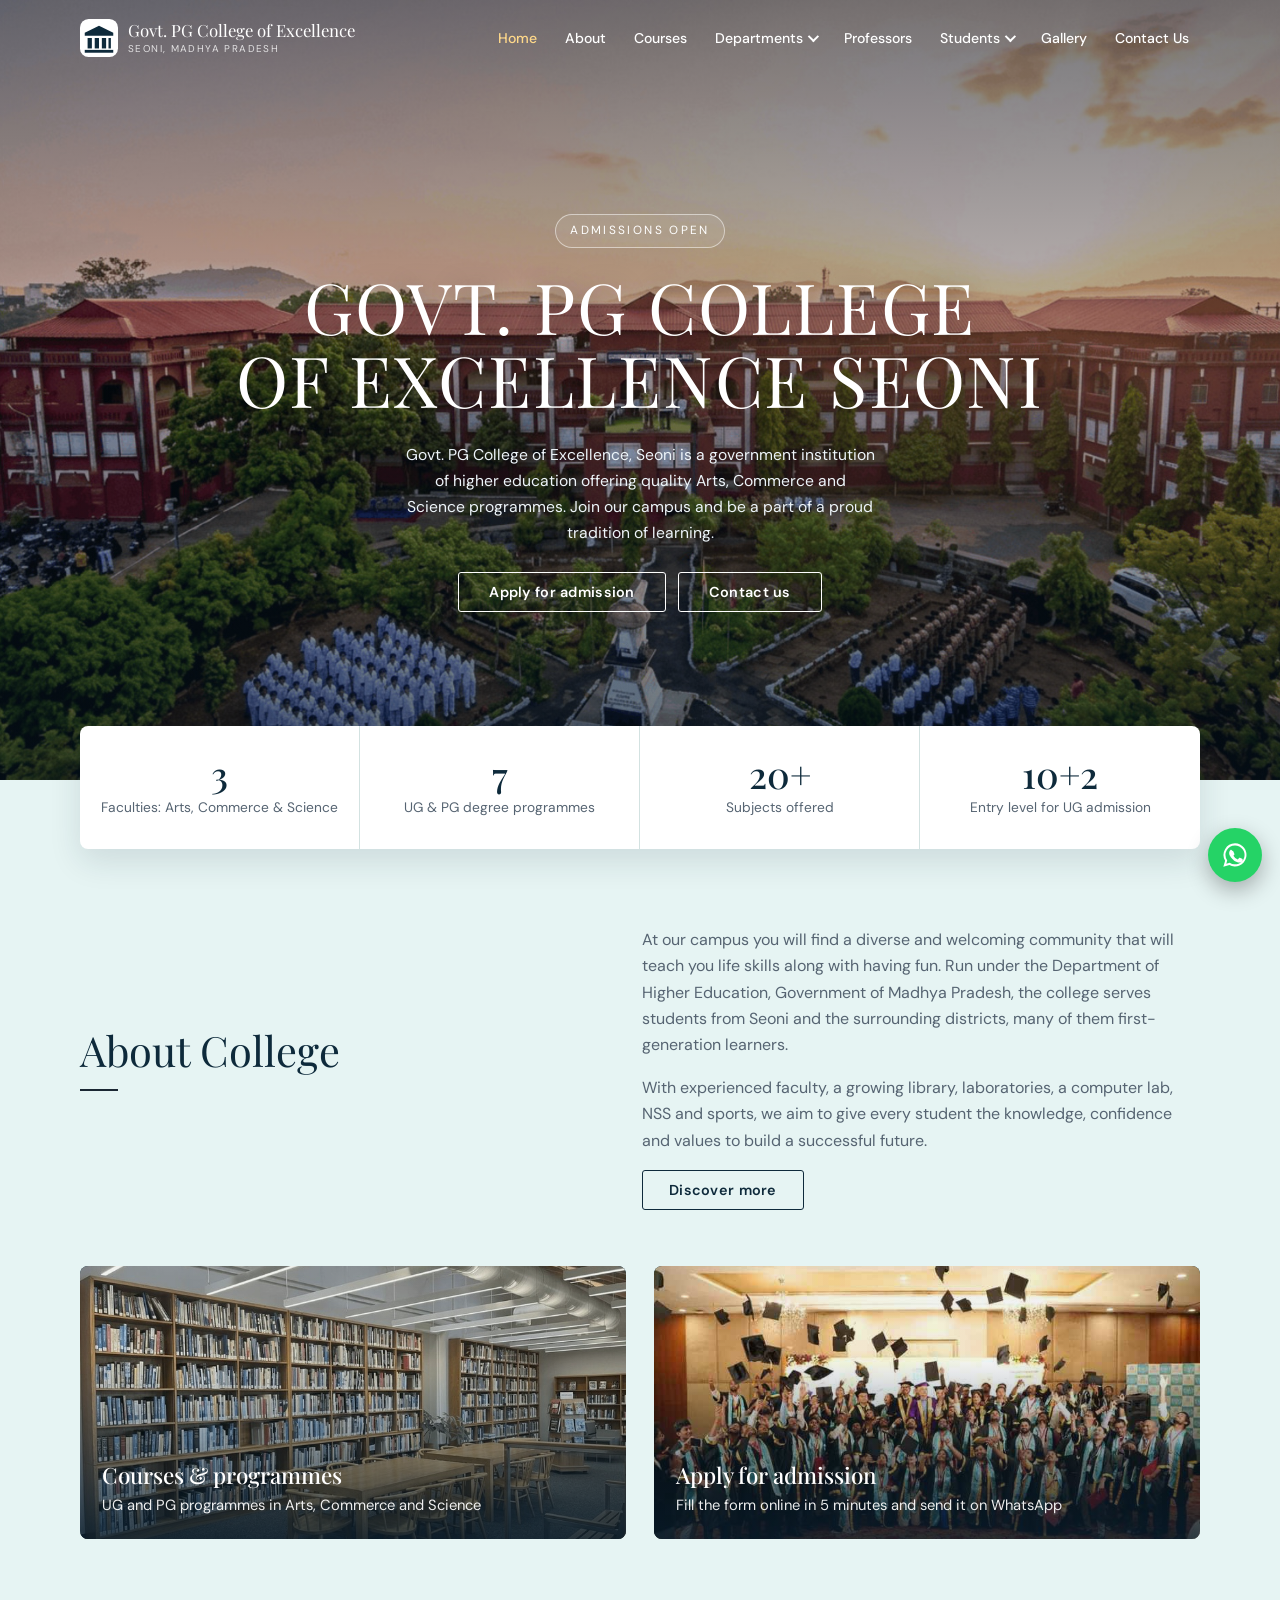
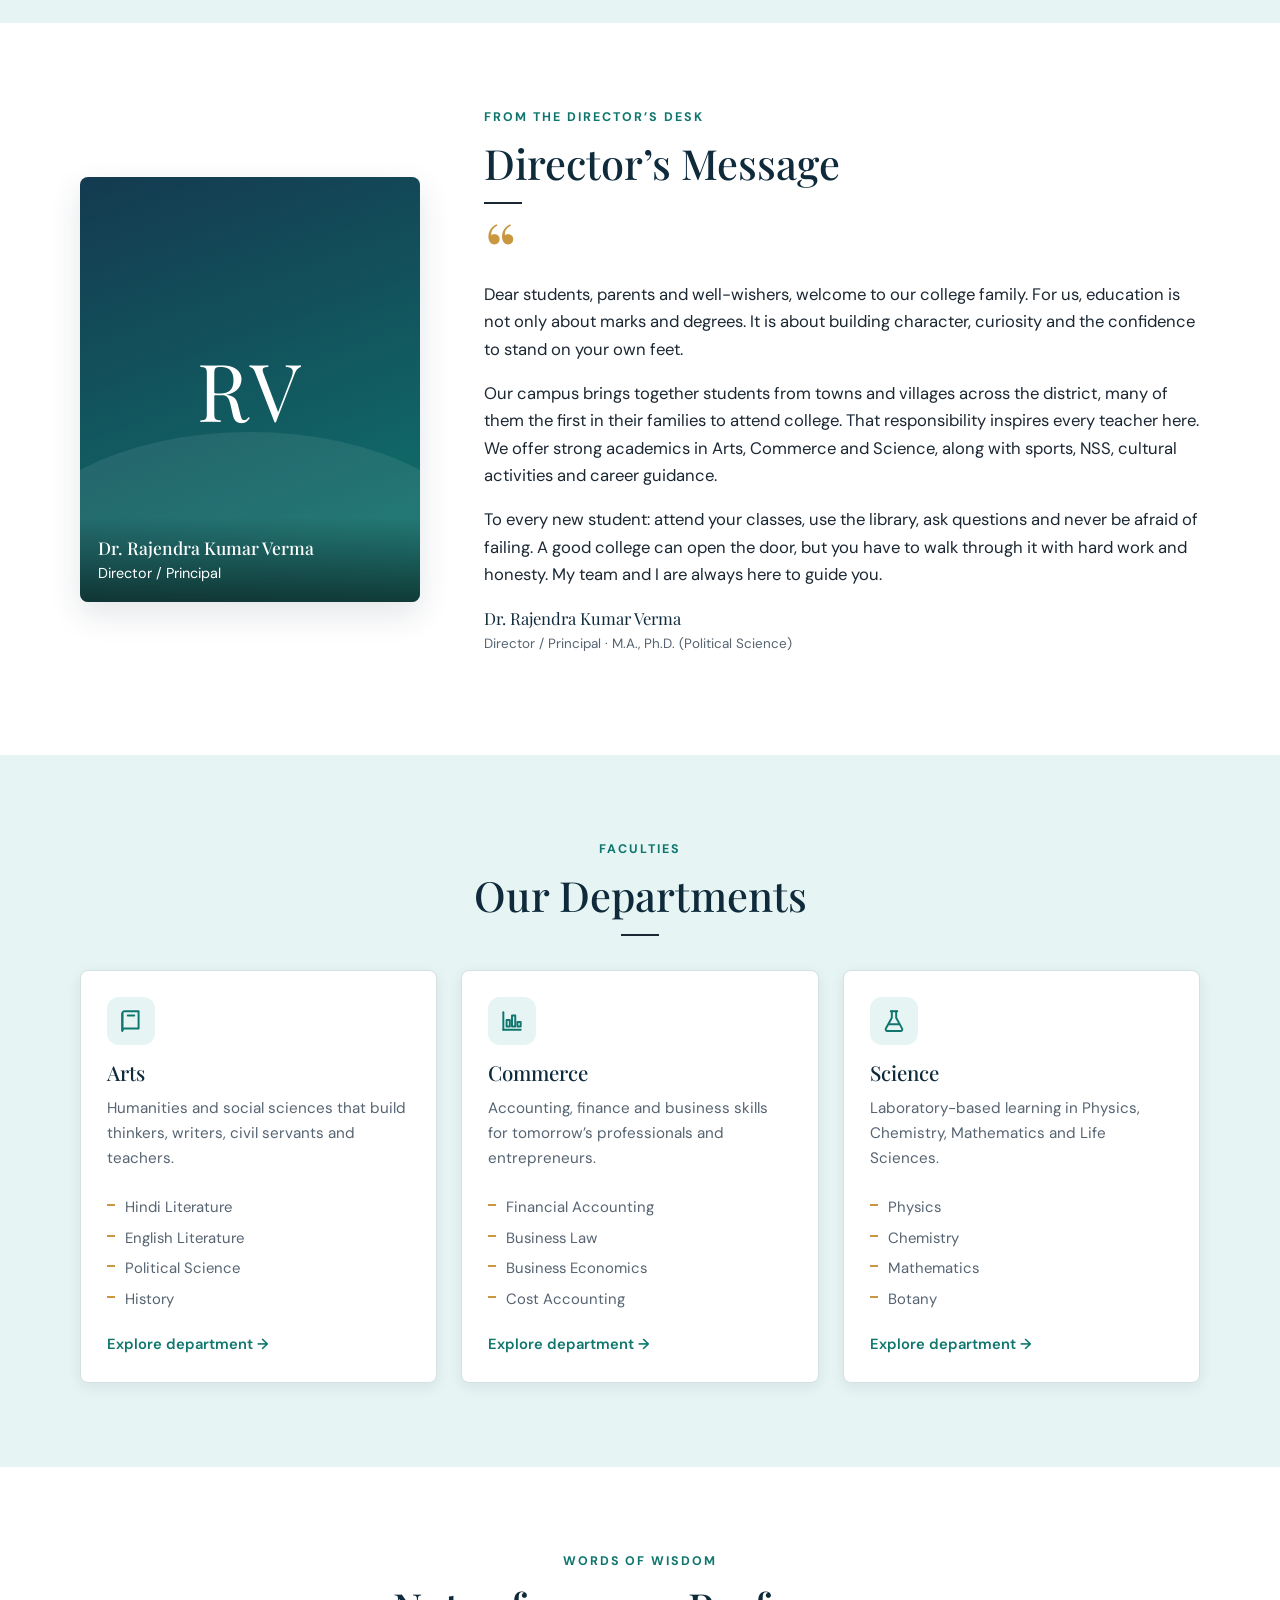
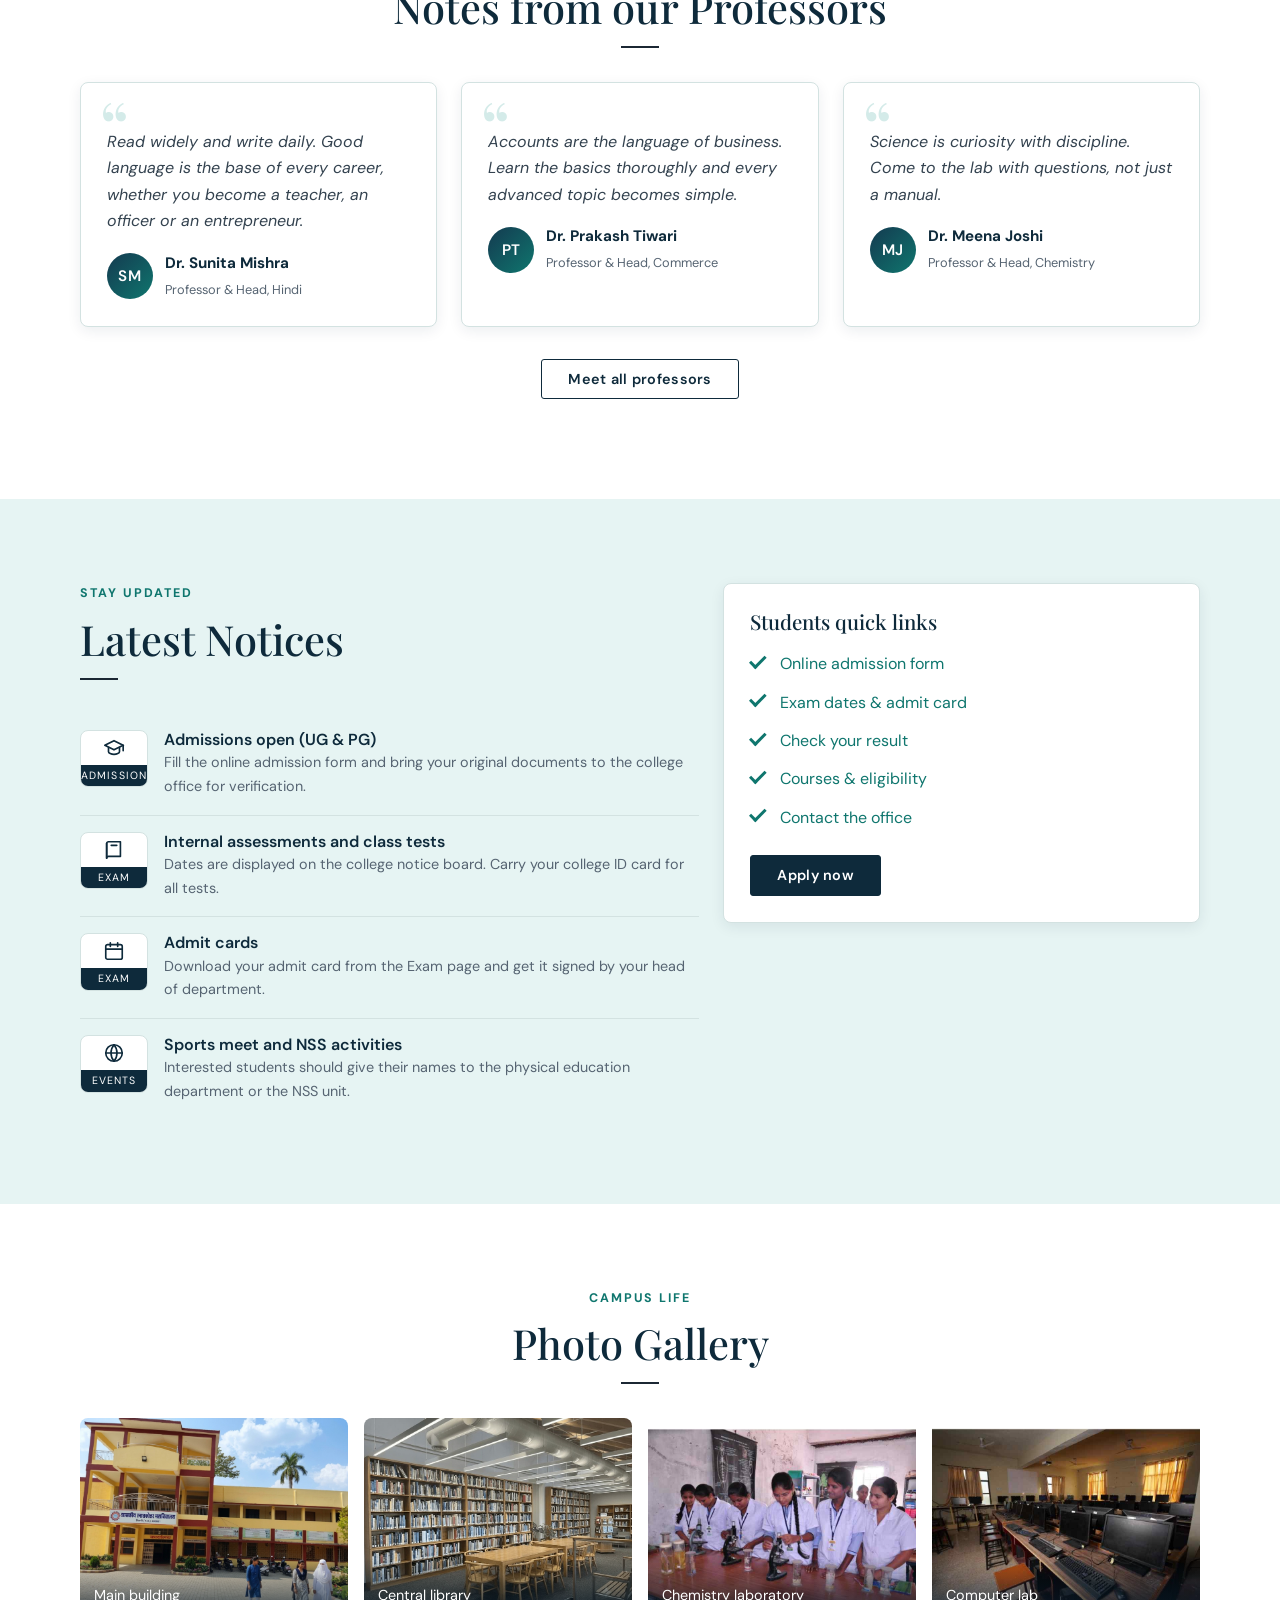
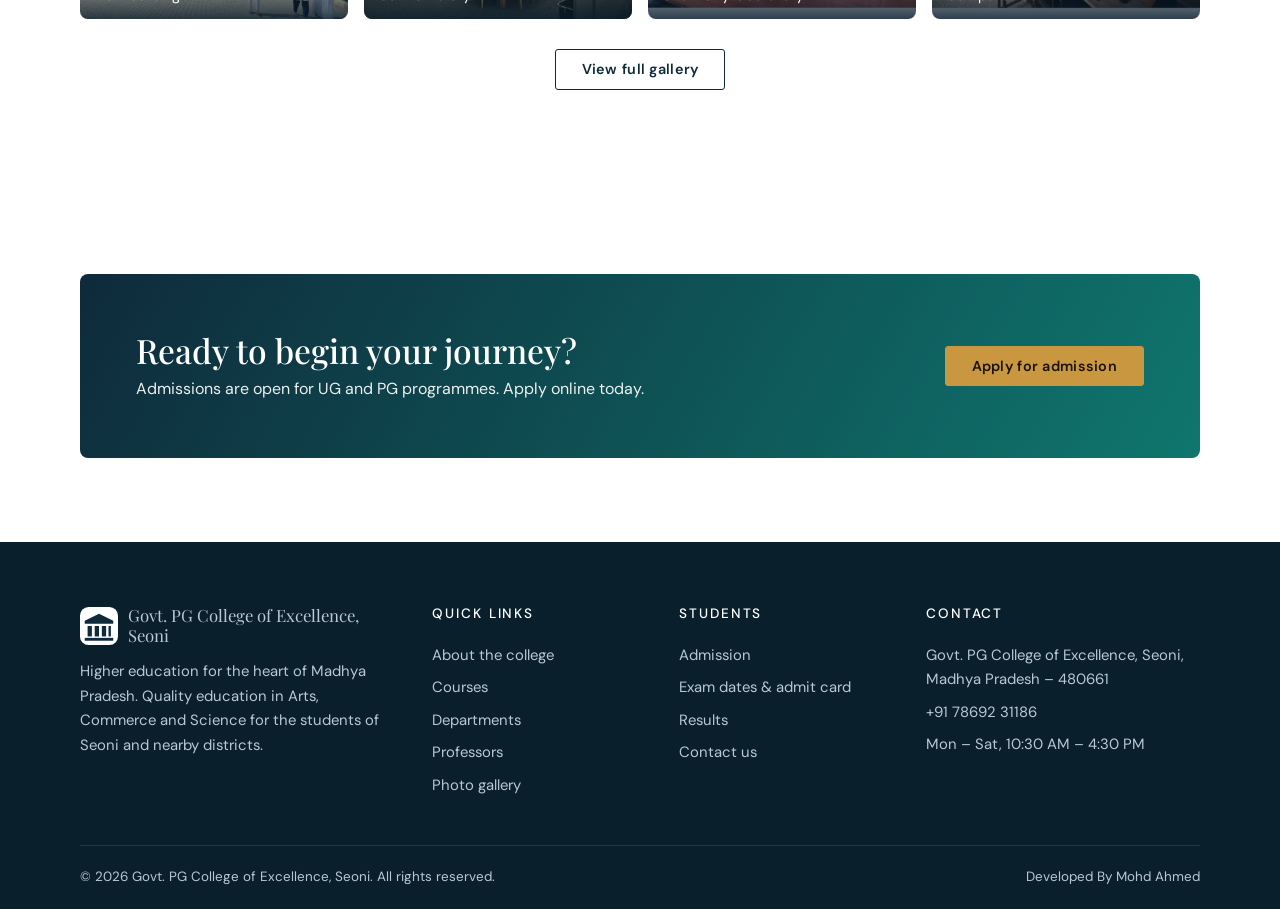
<file: index.html>
<!DOCTYPE html>
<html lang="en" class="no-js">
<head>
<meta charset="utf-8">
<meta name="viewport" content="width=device-width, initial-scale=1">
<title>Govt. PG College of Excellence, Seoni | Arts, Commerce &amp; Science College</title>
<meta name="description" content="Govt. PG College of Excellence, Seoni: government college offering B.A., B.Sc., B.Com., M.A., M.Sc. and M.Com. in Seoni, Madhya Pradesh. Admissions, exams, results and more.">
<meta name="theme-color" content="#0e2a3b">
<meta property="og:title" content="Govt. PG College of Excellence, Seoni | Arts, Commerce &amp; Science College">
<meta property="og:description" content="Govt. PG College of Excellence, Seoni: government college offering B.A., B.Sc., B.Com., M.A., M.Sc. and M.Com. in Seoni, Madhya Pradesh. Admissions, exams, results and more.">
<meta property="og:type" content="website">
<link rel="icon" href="assets/img/favicon.svg" type="image/svg+xml">
<link rel="preconnect" href="https://fonts.googleapis.com">
<link rel="preconnect" href="https://fonts.gstatic.com" crossorigin>
<link rel="stylesheet" href="https://fonts.googleapis.com/css2?family=DM+Sans:wght@400;500;600;700&amp;family=Playfair+Display:wght@400;500&amp;display=swap" media="print" onload="this.media='all'">
<noscript><link rel="stylesheet" href="https://fonts.googleapis.com/css2?family=DM+Sans:wght@400;500;600;700&amp;family=Playfair+Display:wght@400;500&amp;display=swap"></noscript>
<link rel="stylesheet" href="assets/css/style.css">
</head>
<body>
<a class="skip" href="#main">Skip to content</a>
<header class="site-header"><div class="container header-inner">
<a class="brand" href="index.html" aria-label="Govt. PG College of Excellence, Seoni home"><svg viewBox="0 0 40 40" aria-hidden="true"><rect width="40" height="40" rx="9" fill="#fff"/><path d="M20 7 5 14.5v3h30v-3z" fill="#0e2a3b"/><g fill="#0e2a3b"><rect x="8" y="20" width="4.5" height="11"/><rect x="15.5" y="20" width="4.5" height="11"/><rect x="23" y="20" width="4.5" height="11"/><rect x="30" y="20" width="2.5" height="11"/><rect x="5" y="32.5" width="30" height="3"/></g></svg><span class="brand-text">Govt. PG College of Excellence<small>Seoni, Madhya Pradesh</small></span></a>
<button class="nav-toggle" type="button" aria-expanded="false" aria-controls="site-nav" aria-label="Open menu"><span></span></button>
<nav id="site-nav" aria-label="Main"><ul class="nav-list"><li class="active"><a href="index.html" aria-current="page">Home</a></li><li><a href="about.html">About</a></li><li><a href="courses.html">Courses</a></li><li class="has-sub"><button class="nav-link" type="button" aria-expanded="false" aria-haspopup="true">Departments<span class="caret"></span></button><ul class="submenu"><li><a href="departments.html">All Departments</a></li><li><a href="department-arts.html">Arts</a></li><li><a href="department-commerce.html">Commerce</a></li><li><a href="department-science.html">Science</a></li></ul></li><li><a href="professors.html">Professors</a></li><li class="has-sub"><button class="nav-link" type="button" aria-expanded="false" aria-haspopup="true">Students<span class="caret"></span></button><ul class="submenu"><li><a href="admission.html">Admission</a></li><li><a href="exam.html">Exam</a></li><li><a href="result.html">Result</a></li></ul></li><li><a href="gallery.html">Gallery</a></li><li><a href="contact.html">Contact Us</a></li></ul></nav>
</div></header>
<section class="hero"><img class="hero-bg" src="assets/img/hero.jpg" alt="" width="1600" height="900" fetchpriority="high" decoding="async">
<div class="hero-inner"><span class="hero-stamp">Admissions open</span>
<h1><span>Govt. PG College</span><span>of Excellence Seoni</span></h1>
<p>Govt. PG College of Excellence, Seoni is a government institution of higher education offering quality Arts, Commerce and Science programmes. Join our campus and be a part of a proud tradition of learning.</p>
<div class="btn-row" style="justify-content:center"><a class="btn btn-light" href="admission.html">Apply for admission</a><a class="btn btn-light" href="contact.html">Contact us</a></div></div></section>
<main id="main">
<section class="section-mint" style="padding-bottom:84px"><div class="container">
<div class="stats reveal"><div class="stat"><b>3</b><span>Faculties: Arts, Commerce & Science</span></div><div class="stat"><b>7</b><span>UG & PG degree programmes</span></div><div class="stat"><b>20+</b><span>Subjects offered</span></div><div class="stat"><b>10+2</b><span>Entry level for UG admission</span></div></div>
<div class="split" style="margin-top:78px">
<div class="reveal"><h2 class="section-title h-line" style="font-weight:400">About College</h2></div>
<div class="reveal"><p class="muted">At our campus you will find a diverse and welcoming community that will teach you life skills along with having fun. Run under the Department of Higher Education, Government of Madhya Pradesh, the college serves students from Seoni and the surrounding districts, many of them first-generation learners.</p><p class="muted">With experienced faculty, a growing library, laboratories, a computer lab, NSS and sports, we aim to give every student the knowledge, confidence and values to build a successful future.</p><a class="btn" href="about.html">Discover more</a></div></div>
<div class="feature-cards">
<a class="feature reveal" href="courses.html"><img src="assets/img/gallery/library.jpg" alt="" loading="lazy" width="800" height="600"><div><h3>Courses &amp; programmes</h3><p>UG and PG programmes in Arts, Commerce and Science</p></div></a>
<a class="feature reveal" href="admission.html"><img src="assets/img/gallery/convocation.jpg" alt="" loading="lazy" width="800" height="600"><div><h3>Apply for admission</h3><p>Fill the form online in 5 minutes and send it on WhatsApp</p></div></a>
</div></div></section>

<section class="section"><div class="container"><div class="director">
<figure class="portrait reveal" style="margin:0"><span class="initials">RV</span><figcaption><b>Dr. Rajendra Kumar Verma</b>Director / Principal</figcaption></figure>
<div class="note-text reveal"><span class="eyebrow">From the director&rsquo;s desk</span><h2 class="section-title h-line">Director&rsquo;s Message</h2><span class="quote-mark" aria-hidden="true">&ldquo;</span>
<p>Dear students, parents and well-wishers, welcome to our college family. For us, education is not only about marks and degrees. It is about building character, curiosity and the confidence to stand on your own feet.</p><p>Our campus brings together students from towns and villages across the district, many of them the first in their families to attend college. That responsibility inspires every teacher here. We offer strong academics in Arts, Commerce and Science, along with sports, NSS, cultural activities and career guidance.</p><p>To every new student: attend your classes, use the library, ask questions and never be afraid of failing. A good college can open the door, but you have to walk through it with hard work and honesty. My team and I are always here to guide you.</p>
<p class="sign">Dr. Rajendra Kumar Verma<small>Director / Principal &middot; M.A., Ph.D. (Political Science)</small></p></div></div></div></section>

<section class="section section-mint"><div class="container"><div class="center " style="margin-bottom:34px"><span class="eyebrow">Faculties</span><h2 class="section-title h-line">Our Departments</h2></div>
<div class="grid-3">
<div class="card card-hover dept reveal"><div class="icon"><svg viewBox="0 0 24 24" fill="none" stroke="currentColor" stroke-width="1.8" stroke-linecap="round" stroke-linejoin="round" aria-hidden="true"><path d="M4 5a2 2 0 0 1 2-2h13v16H6a2 2 0 0 0-2 2z"/><path d="M4 21V5"/><path d="M9 7h6"/></svg></div><h3>Arts</h3><p class="muted" style="font-size:.95rem">Humanities and social sciences that build thinkers, writers, civil servants and teachers.</p><ul><li>Hindi Literature</li><li>English Literature</li><li>Political Science</li><li>History</li></ul><a class="more" href="department-arts.html">Explore department &rarr;</a></div><div class="card card-hover dept reveal"><div class="icon"><svg viewBox="0 0 24 24" fill="none" stroke="currentColor" stroke-width="1.8" stroke-linecap="round" stroke-linejoin="round" aria-hidden="true"><path d="M4 20V4"/><path d="M4 20h16"/><rect x="7" y="11" width="3" height="6"/><rect x="12" y="7" width="3" height="10"/><rect x="17" y="13" width="3" height="4"/></svg></div><h3>Commerce</h3><p class="muted" style="font-size:.95rem">Accounting, finance and business skills for tomorrow’s professionals and entrepreneurs.</p><ul><li>Financial Accounting</li><li>Business Law</li><li>Business Economics</li><li>Cost Accounting</li></ul><a class="more" href="department-commerce.html">Explore department &rarr;</a></div><div class="card card-hover dept reveal"><div class="icon"><svg viewBox="0 0 24 24" fill="none" stroke="currentColor" stroke-width="1.8" stroke-linecap="round" stroke-linejoin="round" aria-hidden="true"><path d="M9 3h6"/><path d="M10 3v6L4.5 19a1.5 1.5 0 0 0 1.3 2.2h12.4a1.5 1.5 0 0 0 1.3-2.2L14 9V3"/><path d="M7.5 15h9"/></svg></div><h3>Science</h3><p class="muted" style="font-size:.95rem">Laboratory-based learning in Physics, Chemistry, Mathematics and Life Sciences.</p><ul><li>Physics</li><li>Chemistry</li><li>Mathematics</li><li>Botany</li></ul><a class="more" href="department-science.html">Explore department &rarr;</a></div>
</div></div></section>

<section class="section"><div class="container"><div class="center " style="margin-bottom:34px"><span class="eyebrow">Words of wisdom</span><h2 class="section-title h-line">Notes from our Professors</h2></div>
<div class="grid-3"><figure class="card quote reveal" style="margin:0"><p>Read widely and write daily. Good language is the base of every career, whether you become a teacher, an officer or an entrepreneur.</p><figcaption class="who"><span class="avatar">SM</span><span><b>Dr. Sunita Mishra</b><small>Professor &amp; Head, Hindi</small></span></figcaption></figure><figure class="card quote reveal" style="margin:0"><p>Accounts are the language of business. Learn the basics thoroughly and every advanced topic becomes simple.</p><figcaption class="who"><span class="avatar">PT</span><span><b>Dr. Prakash Tiwari</b><small>Professor &amp; Head, Commerce</small></span></figcaption></figure><figure class="card quote reveal" style="margin:0"><p>Science is curiosity with discipline. Come to the lab with questions, not just a manual.</p><figcaption class="who"><span class="avatar">MJ</span><span><b>Dr. Meena Joshi</b><small>Professor &amp; Head, Chemistry</small></span></figcaption></figure></div>
<p class="center" style="margin-top:32px"><a class="btn" href="professors.html">Meet all professors</a></p></div></section>

<section class="section section-mint"><div class="container"><div class="grid-2 grid-notices" style="align-items:start">
<div class="reveal"><div class="" style="margin-bottom:34px"><span class="eyebrow">Stay updated</span><h2 class="section-title h-line">Latest Notices</h2></div><ul class="notice-list"><li><div class="date-badge"><b class="nb-icon"><svg viewBox="0 0 24 24" fill="none" stroke="currentColor" stroke-width="1.8" stroke-linecap="round" stroke-linejoin="round" aria-hidden="true"><path d="M2 9l10-5 10 5-10 5z"/><path d="M6 11.5V16c0 1.5 3 3 6 3s6-1.5 6-3v-4.5"/><path d="M22 9v6"/></svg></b><span>Admission</span></div><div><h4>Admissions open (UG &amp; PG)</h4><p>Fill the online admission form and bring your original documents to the college office for verification.</p></div></li><li><div class="date-badge"><b class="nb-icon"><svg viewBox="0 0 24 24" fill="none" stroke="currentColor" stroke-width="1.8" stroke-linecap="round" stroke-linejoin="round" aria-hidden="true"><path d="M4 5a2 2 0 0 1 2-2h13v16H6a2 2 0 0 0-2 2z"/><path d="M4 21V5"/><path d="M9 7h6"/></svg></b><span>Exam</span></div><div><h4>Internal assessments and class tests</h4><p>Dates are displayed on the college notice board. Carry your college ID card for all tests.</p></div></li><li><div class="date-badge"><b class="nb-icon"><svg viewBox="0 0 24 24" fill="none" stroke="currentColor" stroke-width="1.8" stroke-linecap="round" stroke-linejoin="round" aria-hidden="true"><rect x="3" y="5" width="18" height="16" rx="2"/><path d="M3 10h18M8 3v4M16 3v4"/></svg></b><span>Exam</span></div><div><h4>Admit cards</h4><p>Download your admit card from the Exam page and get it signed by your head of department.</p></div></li><li><div class="date-badge"><b class="nb-icon"><svg viewBox="0 0 24 24" fill="none" stroke="currentColor" stroke-width="1.8" stroke-linecap="round" stroke-linejoin="round" aria-hidden="true"><circle cx="12" cy="12" r="9"/><path d="M3 12h18M12 3a14 14 0 0 1 0 18M12 3a14 14 0 0 0 0 18"/></svg></b><span>Events</span></div><div><h4>Sports meet and NSS activities</h4><p>Interested students should give their names to the physical education department or the NSS unit.</p></div></li></ul></div>
<div class="card reveal"><h3>Students quick links</h3><ul class="check" style="margin:8px 0 18px"><li><a href="admission.html">Online admission form</a></li><li><a href="exam.html">Exam dates &amp; admit card</a></li><li><a href="result.html">Check your result</a></li><li><a href="courses.html">Courses &amp; eligibility</a></li><li><a href="contact.html">Contact the office</a></li></ul><a class="btn btn-solid" href="admission.html">Apply now</a></div>
</div></div></section>

<section class="section"><div class="container"><div class="center " style="margin-bottom:34px"><span class="eyebrow">Campus life</span><h2 class="section-title h-line">Photo Gallery</h2></div>
<div class="gallery"><a class="shot reveal" href="gallery.html"><img src="assets/img/gallery/main-building.jpg" alt="Main building" loading="lazy" width="800" height="600"><span>Main building</span></a><a class="shot reveal" href="gallery.html"><img src="assets/img/gallery/library.jpg" alt="Central library" loading="lazy" width="800" height="600"><span>Central library</span></a><a class="shot reveal" href="gallery.html"><img src="assets/img/gallery/science-lab.jpg" alt="Chemistry laboratory" loading="lazy" width="800" height="600"><span>Chemistry laboratory</span></a><a class="shot reveal" href="gallery.html"><img src="assets/img/gallery/computer-lab.jpg" alt="Computer lab" loading="lazy" width="800" height="600"><span>Computer lab</span></a></div>
<p class="center" style="margin-top:30px"><a class="btn" href="gallery.html">View full gallery</a></p></div></section>
<section class="section"><div class="container"><div class="cta reveal"><div><h2>Ready to begin your journey?</h2><p>Admissions are open for UG and PG programmes. Apply online today.</p></div><a class="btn btn-gold" href="admission.html">Apply for admission</a></div></div></section>
</main>
<footer class="site-footer"><div class="container"><div class="footer-grid">
<div><a class="brand" href="index.html" style="margin-bottom:14px"><svg viewBox="0 0 40 40" aria-hidden="true"><rect width="40" height="40" rx="9" fill="#fff"/><path d="M20 7 5 14.5v3h30v-3z" fill="#0e2a3b"/><g fill="#0e2a3b"><rect x="8" y="20" width="4.5" height="11"/><rect x="15.5" y="20" width="4.5" height="11"/><rect x="23" y="20" width="4.5" height="11"/><rect x="30" y="20" width="2.5" height="11"/><rect x="5" y="32.5" width="30" height="3"/></g></svg><span class="brand-text">Govt. PG College of Excellence, Seoni</span></a><p>Higher education for the heart of Madhya Pradesh. Quality education in Arts, Commerce and Science for the students of Seoni and nearby districts.</p></div>
<div><h4>Quick links</h4><ul><li><a href="about.html">About the college</a></li><li><a href="courses.html">Courses</a></li><li><a href="departments.html">Departments</a></li><li><a href="professors.html">Professors</a></li><li><a href="gallery.html">Photo gallery</a></li></ul></div>
<div><h4>Students</h4><ul><li><a href="admission.html">Admission</a></li><li><a href="exam.html">Exam dates &amp; admit card</a></li><li><a href="result.html">Results</a></li><li><a href="contact.html">Contact us</a></li></ul></div>
<div><h4>Contact</h4><ul><li>Govt. PG College of Excellence, Seoni, Madhya Pradesh – 480661</li><li><a href="tel:+917869231186">+91 78692 31186</a></li><li>Mon – Sat, 10:30 AM – 4:30 PM</li></ul></div>
</div><div class="footer-bottom"><span>&copy; <span data-year>2026</span> Govt. PG College of Excellence, Seoni. All rights reserved.</span><span><a href="https://mdahmd.github.io/ahmed" target="_blank" rel="noopener">Developed By Mohd Ahmed</a></span></div></div></footer>
<a class="wa-fab" aria-label="Chat on WhatsApp" href="#" target="_blank" rel="noopener"><svg viewBox="0 0 24 24" fill="currentColor" aria-hidden="true"><path d="M12.04 2a9.9 9.9 0 0 0-8.5 14.9L2 22l5.2-1.4A9.9 9.9 0 1 0 12.04 2zm0 1.8a8.1 8.1 0 1 1-4.2 15l-.3-.2-3 .8.8-2.9-.2-.3a8.1 8.1 0 0 1 6.9-12.4zM8.7 7.6c-.2 0-.5.1-.7.4-.3.3-1 1-1 2.4s1 2.8 1.2 3c.1.2 2 3.1 4.9 4.3 2.4 1 2.9.8 3.4.7.5 0 1.7-.7 1.9-1.4.2-.7.2-1.3.2-1.4l-.5-.3-1.9-.9c-.3-.1-.5-.1-.7.1l-.9 1.1c-.2.2-.3.2-.6.1a6.6 6.6 0 0 1-3.2-2.8c-.2-.4.2-.4.7-1.3.1-.2 0-.4 0-.5l-.9-2.1c-.2-.5-.4-.5-.6-.5z"/></svg></a>
<script src="assets/js/config.js"></script>
<script src="assets/js/main.js" defer></script>

</body>
</html>
</file>
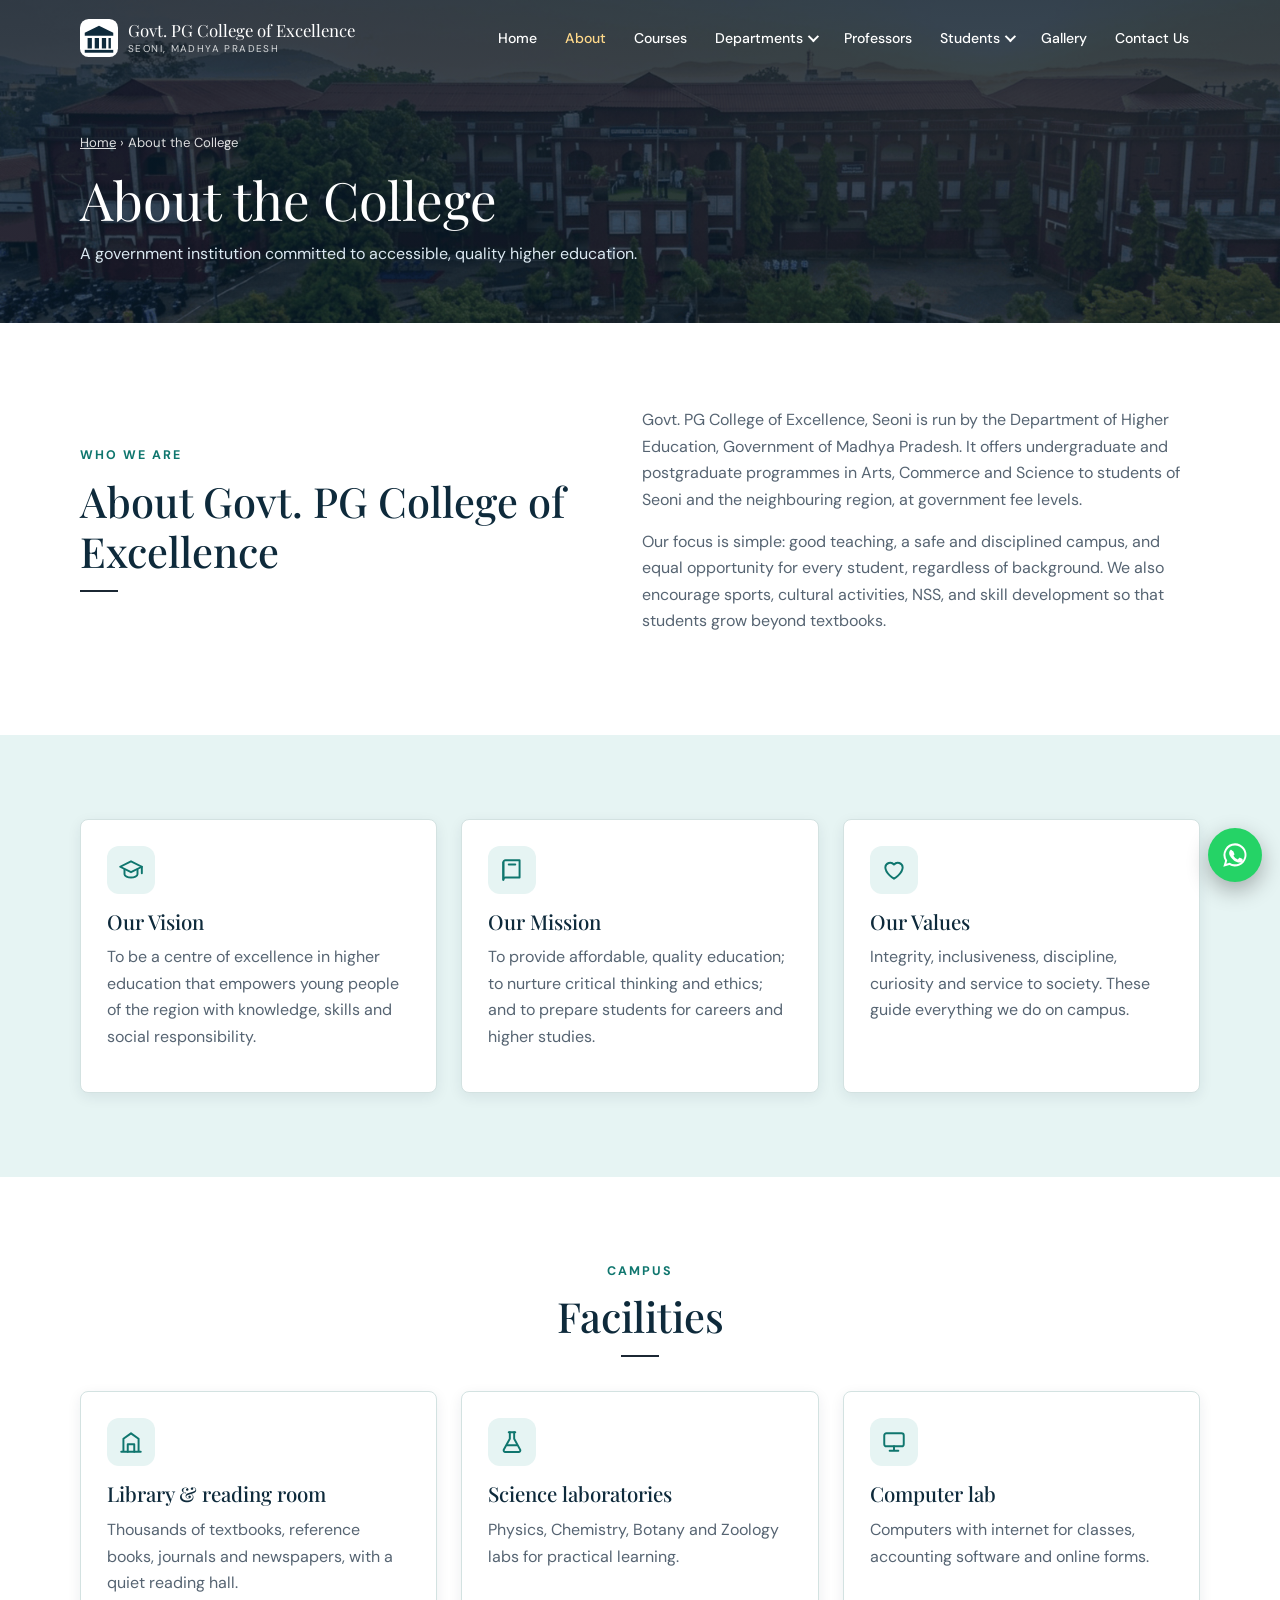
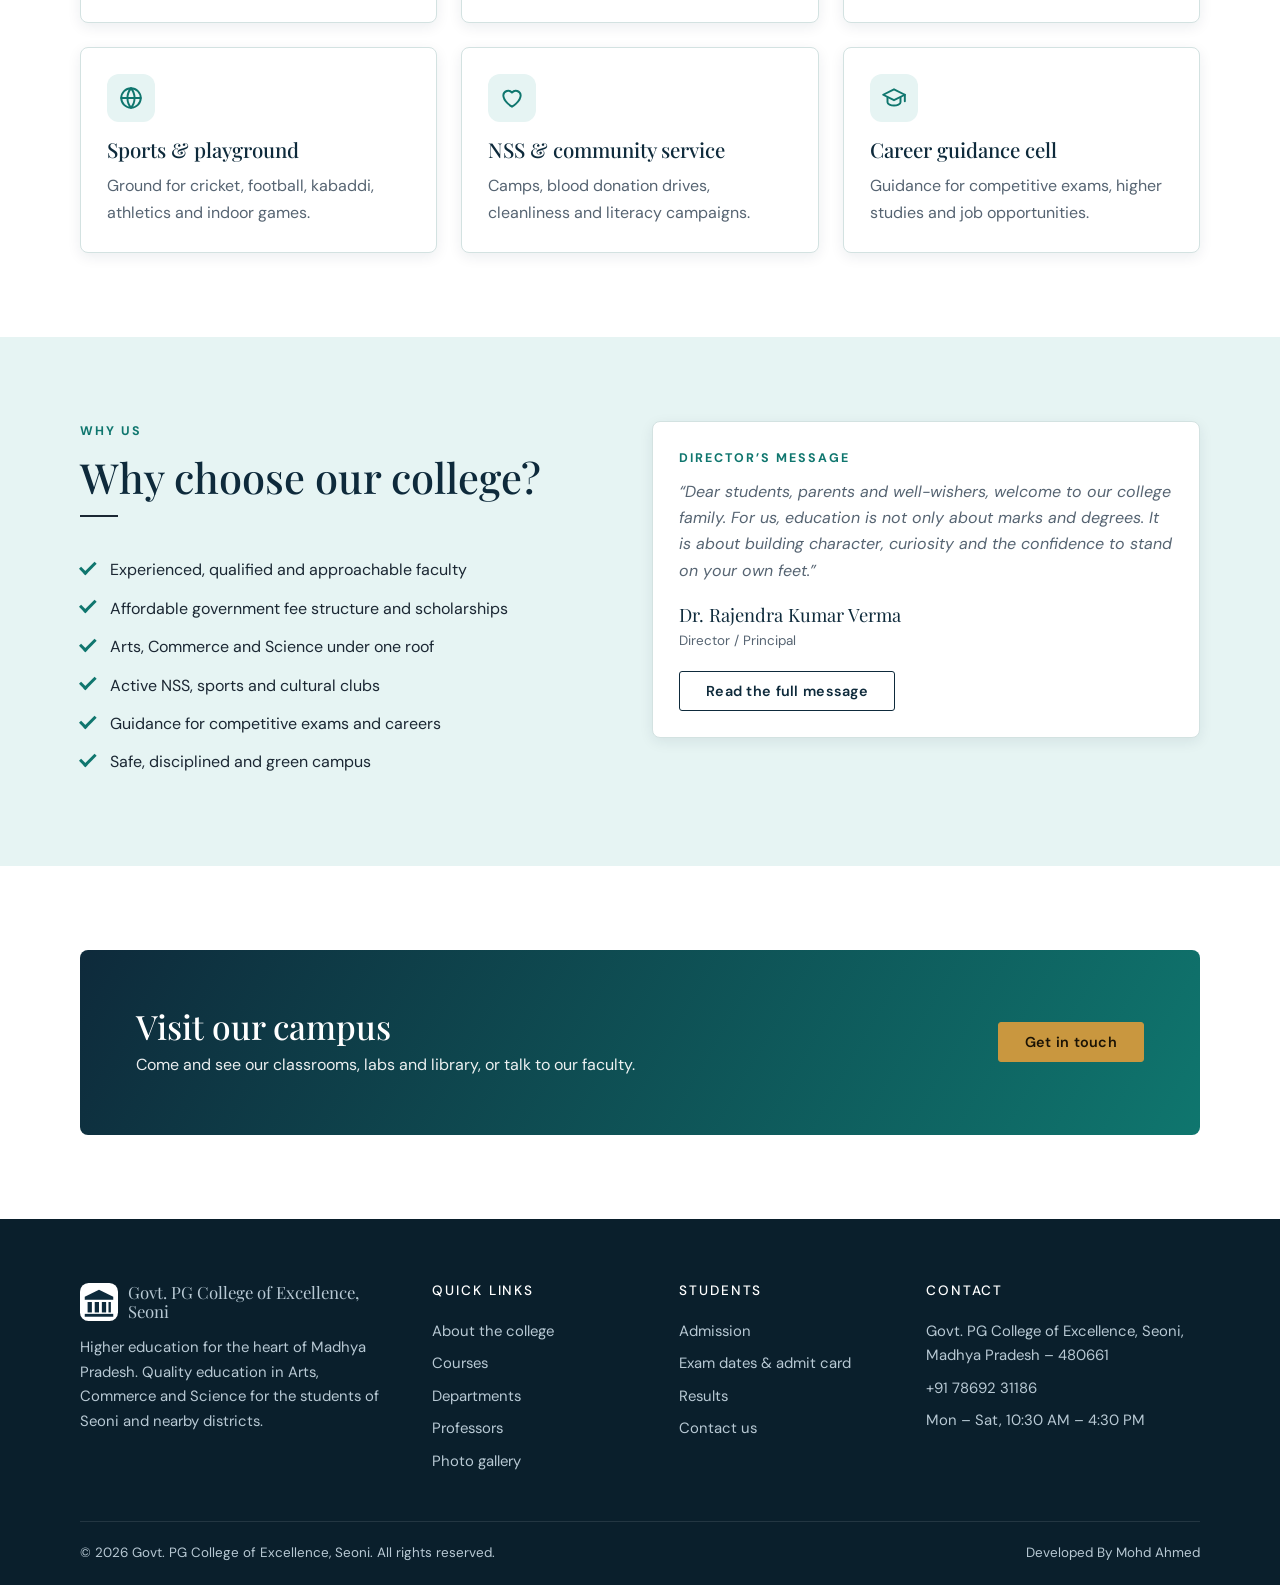
<file: about.html>
<!DOCTYPE html>
<html lang="en" class="no-js">
<head>
<meta charset="utf-8">
<meta name="viewport" content="width=device-width, initial-scale=1">
<title>About the College | Govt. PG College of Excellence, Seoni</title>
<meta name="description" content="About Govt. PG College of Excellence, Seoni: vision, mission, values and campus facilities.">
<meta name="theme-color" content="#0e2a3b">
<meta property="og:title" content="About the College | Govt. PG College of Excellence, Seoni">
<meta property="og:description" content="About Govt. PG College of Excellence, Seoni: vision, mission, values and campus facilities.">
<meta property="og:type" content="website">
<link rel="icon" href="assets/img/favicon.svg" type="image/svg+xml">
<link rel="preconnect" href="https://fonts.googleapis.com">
<link rel="preconnect" href="https://fonts.gstatic.com" crossorigin>
<link rel="stylesheet" href="https://fonts.googleapis.com/css2?family=DM+Sans:wght@400;500;600;700&amp;family=Playfair+Display:wght@400;500&amp;display=swap" media="print" onload="this.media='all'">
<noscript><link rel="stylesheet" href="https://fonts.googleapis.com/css2?family=DM+Sans:wght@400;500;600;700&amp;family=Playfair+Display:wght@400;500&amp;display=swap"></noscript>
<link rel="stylesheet" href="assets/css/style.css">
</head>
<body>
<a class="skip" href="#main">Skip to content</a>
<header class="site-header"><div class="container header-inner">
<a class="brand" href="index.html" aria-label="Govt. PG College of Excellence, Seoni home"><svg viewBox="0 0 40 40" aria-hidden="true"><rect width="40" height="40" rx="9" fill="#fff"/><path d="M20 7 5 14.5v3h30v-3z" fill="#0e2a3b"/><g fill="#0e2a3b"><rect x="8" y="20" width="4.5" height="11"/><rect x="15.5" y="20" width="4.5" height="11"/><rect x="23" y="20" width="4.5" height="11"/><rect x="30" y="20" width="2.5" height="11"/><rect x="5" y="32.5" width="30" height="3"/></g></svg><span class="brand-text">Govt. PG College of Excellence<small>Seoni, Madhya Pradesh</small></span></a>
<button class="nav-toggle" type="button" aria-expanded="false" aria-controls="site-nav" aria-label="Open menu"><span></span></button>
<nav id="site-nav" aria-label="Main"><ul class="nav-list"><li><a href="index.html">Home</a></li><li class="active"><a href="about.html" aria-current="page">About</a></li><li><a href="courses.html">Courses</a></li><li class="has-sub"><button class="nav-link" type="button" aria-expanded="false" aria-haspopup="true">Departments<span class="caret"></span></button><ul class="submenu"><li><a href="departments.html">All Departments</a></li><li><a href="department-arts.html">Arts</a></li><li><a href="department-commerce.html">Commerce</a></li><li><a href="department-science.html">Science</a></li></ul></li><li><a href="professors.html">Professors</a></li><li class="has-sub"><button class="nav-link" type="button" aria-expanded="false" aria-haspopup="true">Students<span class="caret"></span></button><ul class="submenu"><li><a href="admission.html">Admission</a></li><li><a href="exam.html">Exam</a></li><li><a href="result.html">Result</a></li></ul></li><li><a href="gallery.html">Gallery</a></li><li><a href="contact.html">Contact Us</a></li></ul></nav>
</div></header>
<section class="page-hero"><img class="hero-bg" src="assets/img/hero.jpg" alt="" width="1600" height="900" decoding="async"><div class="page-hero-inner"><div class="crumbs"><a href="index.html">Home</a> &rsaquo; About the College</div><h1>About the College</h1><p>A government institution committed to accessible, quality higher education.</p></div></section>
<main id="main"><section class="section"><div class="container"><div class="split"><div class="reveal"><span class="eyebrow">Who we are</span><h2 class="section-title h-line">About Govt. PG College of Excellence</h2></div><div class="reveal"><p class="muted">Govt. PG College of Excellence, Seoni is run by the Department of Higher Education, Government of Madhya Pradesh. It offers undergraduate and postgraduate programmes in Arts, Commerce and Science to students of Seoni and the neighbouring region, at government fee levels.</p><p class="muted">Our focus is simple: good teaching, a safe and disciplined campus, and equal opportunity for every student, regardless of background. We also encourage sports, cultural activities, NSS, and skill development so that students grow beyond textbooks.</p></div></div></div></section>
<section class="section section-mint"><div class="container"><div class="grid-3">
<div class="card reveal"><div class="icon"><svg viewBox="0 0 24 24" fill="none" stroke="currentColor" stroke-width="1.8" stroke-linecap="round" stroke-linejoin="round" aria-hidden="true"><path d="M2 9l10-5 10 5-10 5z"/><path d="M6 11.5V16c0 1.5 3 3 6 3s6-1.5 6-3v-4.5"/><path d="M22 9v6"/></svg></div><h3>Our Vision</h3><p class="muted">To be a centre of excellence in higher education that empowers young people of the region with knowledge, skills and social responsibility.</p></div>
<div class="card reveal"><div class="icon"><svg viewBox="0 0 24 24" fill="none" stroke="currentColor" stroke-width="1.8" stroke-linecap="round" stroke-linejoin="round" aria-hidden="true"><path d="M4 5a2 2 0 0 1 2-2h13v16H6a2 2 0 0 0-2 2z"/><path d="M4 21V5"/><path d="M9 7h6"/></svg></div><h3>Our Mission</h3><p class="muted">To provide affordable, quality education; to nurture critical thinking and ethics; and to prepare students for careers and higher studies.</p></div>
<div class="card reveal"><div class="icon"><svg viewBox="0 0 24 24" fill="none" stroke="currentColor" stroke-width="1.8" stroke-linecap="round" stroke-linejoin="round" aria-hidden="true"><path d="M12 20s-8-4.7-8-10.5A4.5 4.5 0 0 1 12 7a4.5 4.5 0 0 1 8 2.5C20 15.3 12 20 12 20z"/></svg></div><h3>Our Values</h3><p class="muted">Integrity, inclusiveness, discipline, curiosity and service to society. These guide everything we do on campus.</p></div></div></div></section>
<section class="section"><div class="container"><div class="center " style="margin-bottom:34px"><span class="eyebrow">Campus</span><h2 class="section-title h-line">Facilities</h2></div><div class="grid-3"><div class="card card-hover reveal"><div class="icon"><svg viewBox="0 0 24 24" fill="none" stroke="currentColor" stroke-width="1.8" stroke-linecap="round" stroke-linejoin="round" aria-hidden="true"><path d="M3 21h18M5 21V9l7-5 7 5v12"/><path d="M9 21v-7h6v7"/></svg></div><h3>Library & reading room</h3><p class="muted" style="margin:0">Thousands of textbooks, reference books, journals and newspapers, with a quiet reading hall.</p></div><div class="card card-hover reveal"><div class="icon"><svg viewBox="0 0 24 24" fill="none" stroke="currentColor" stroke-width="1.8" stroke-linecap="round" stroke-linejoin="round" aria-hidden="true"><path d="M9 3h6"/><path d="M10 3v6L4.5 19a1.5 1.5 0 0 0 1.3 2.2h12.4a1.5 1.5 0 0 0 1.3-2.2L14 9V3"/><path d="M7.5 15h9"/></svg></div><h3>Science laboratories</h3><p class="muted" style="margin:0">Physics, Chemistry, Botany and Zoology labs for practical learning.</p></div><div class="card card-hover reveal"><div class="icon"><svg viewBox="0 0 24 24" fill="none" stroke="currentColor" stroke-width="1.8" stroke-linecap="round" stroke-linejoin="round" aria-hidden="true"><rect x="3" y="4" width="18" height="12" rx="2"/><path d="M8 20h8M12 16v4"/></svg></div><h3>Computer lab</h3><p class="muted" style="margin:0">Computers with internet for classes, accounting software and online forms.</p></div><div class="card card-hover reveal"><div class="icon"><svg viewBox="0 0 24 24" fill="none" stroke="currentColor" stroke-width="1.8" stroke-linecap="round" stroke-linejoin="round" aria-hidden="true"><circle cx="12" cy="12" r="9"/><path d="M3 12h18M12 3a14 14 0 0 1 0 18M12 3a14 14 0 0 0 0 18"/></svg></div><h3>Sports & playground</h3><p class="muted" style="margin:0">Ground for cricket, football, kabaddi, athletics and indoor games.</p></div><div class="card card-hover reveal"><div class="icon"><svg viewBox="0 0 24 24" fill="none" stroke="currentColor" stroke-width="1.8" stroke-linecap="round" stroke-linejoin="round" aria-hidden="true"><path d="M12 20s-8-4.7-8-10.5A4.5 4.5 0 0 1 12 7a4.5 4.5 0 0 1 8 2.5C20 15.3 12 20 12 20z"/></svg></div><h3>NSS & community service</h3><p class="muted" style="margin:0">Camps, blood donation drives, cleanliness and literacy campaigns.</p></div><div class="card card-hover reveal"><div class="icon"><svg viewBox="0 0 24 24" fill="none" stroke="currentColor" stroke-width="1.8" stroke-linecap="round" stroke-linejoin="round" aria-hidden="true"><path d="M2 9l10-5 10 5-10 5z"/><path d="M6 11.5V16c0 1.5 3 3 6 3s6-1.5 6-3v-4.5"/><path d="M22 9v6"/></svg></div><h3>Career guidance cell</h3><p class="muted" style="margin:0">Guidance for competitive exams, higher studies and job opportunities.</p></div></div></div></section>
<section class="section section-mint"><div class="container"><div class="grid-2" style="align-items:start"><div class="reveal"><div class="" style="margin-bottom:34px"><span class="eyebrow">Why us</span><h2 class="section-title h-line">Why choose our college?</h2></div><ul class="check"><li>Experienced, qualified and approachable faculty</li><li>Affordable government fee structure and scholarships</li><li>Arts, Commerce and Science under one roof</li><li>Active NSS, sports and cultural clubs</li><li>Guidance for competitive exams and careers</li><li>Safe, disciplined and green campus</li></ul></div>
<div class="card reveal"><span class="eyebrow">Director&rsquo;s message</span><p class="muted" style="font-style:italic">&ldquo;Dear students, parents and well-wishers, welcome to our college family. For us, education is not only about marks and degrees. It is about building character, curiosity and the confidence to stand on your own feet.&rdquo;</p><p class="sign">Dr. Rajendra Kumar Verma<small>Director / Principal</small></p><a class="btn" href="index.html#main">Read the full message</a></div></div></div></section>
<section class="section"><div class="container"><div class="cta reveal"><div><h2>Visit our campus</h2><p>Come and see our classrooms, labs and library, or talk to our faculty.</p></div><a class="btn btn-gold" href="contact.html">Get in touch</a></div></div></section></main>
<footer class="site-footer"><div class="container"><div class="footer-grid">
<div><a class="brand" href="index.html" style="margin-bottom:14px"><svg viewBox="0 0 40 40" aria-hidden="true"><rect width="40" height="40" rx="9" fill="#fff"/><path d="M20 7 5 14.5v3h30v-3z" fill="#0e2a3b"/><g fill="#0e2a3b"><rect x="8" y="20" width="4.5" height="11"/><rect x="15.5" y="20" width="4.5" height="11"/><rect x="23" y="20" width="4.5" height="11"/><rect x="30" y="20" width="2.5" height="11"/><rect x="5" y="32.5" width="30" height="3"/></g></svg><span class="brand-text">Govt. PG College of Excellence, Seoni</span></a><p>Higher education for the heart of Madhya Pradesh. Quality education in Arts, Commerce and Science for the students of Seoni and nearby districts.</p></div>
<div><h4>Quick links</h4><ul><li><a href="about.html">About the college</a></li><li><a href="courses.html">Courses</a></li><li><a href="departments.html">Departments</a></li><li><a href="professors.html">Professors</a></li><li><a href="gallery.html">Photo gallery</a></li></ul></div>
<div><h4>Students</h4><ul><li><a href="admission.html">Admission</a></li><li><a href="exam.html">Exam dates &amp; admit card</a></li><li><a href="result.html">Results</a></li><li><a href="contact.html">Contact us</a></li></ul></div>
<div><h4>Contact</h4><ul><li>Govt. PG College of Excellence, Seoni, Madhya Pradesh – 480661</li><li><a href="tel:+917869231186">+91 78692 31186</a></li><li>Mon – Sat, 10:30 AM – 4:30 PM</li></ul></div>
</div><div class="footer-bottom"><span>&copy; <span data-year>2026</span> Govt. PG College of Excellence, Seoni. All rights reserved.</span><span><a href="https://mdahmd.github.io/ahmed" target="_blank" rel="noopener">Developed By Mohd Ahmed</a></span></div></div></footer>
<a class="wa-fab" aria-label="Chat on WhatsApp" href="#" target="_blank" rel="noopener"><svg viewBox="0 0 24 24" fill="currentColor" aria-hidden="true"><path d="M12.04 2a9.9 9.9 0 0 0-8.5 14.9L2 22l5.2-1.4A9.9 9.9 0 1 0 12.04 2zm0 1.8a8.1 8.1 0 1 1-4.2 15l-.3-.2-3 .8.8-2.9-.2-.3a8.1 8.1 0 0 1 6.9-12.4zM8.7 7.6c-.2 0-.5.1-.7.4-.3.3-1 1-1 2.4s1 2.8 1.2 3c.1.2 2 3.1 4.9 4.3 2.4 1 2.9.8 3.4.7.5 0 1.7-.7 1.9-1.4.2-.7.2-1.3.2-1.4l-.5-.3-1.9-.9c-.3-.1-.5-.1-.7.1l-.9 1.1c-.2.2-.3.2-.6.1a6.6 6.6 0 0 1-3.2-2.8c-.2-.4.2-.4.7-1.3.1-.2 0-.4 0-.5l-.9-2.1c-.2-.5-.4-.5-.6-.5z"/></svg></a>
<script src="assets/js/config.js"></script>
<script src="assets/js/main.js" defer></script>

</body>
</html>
</file>
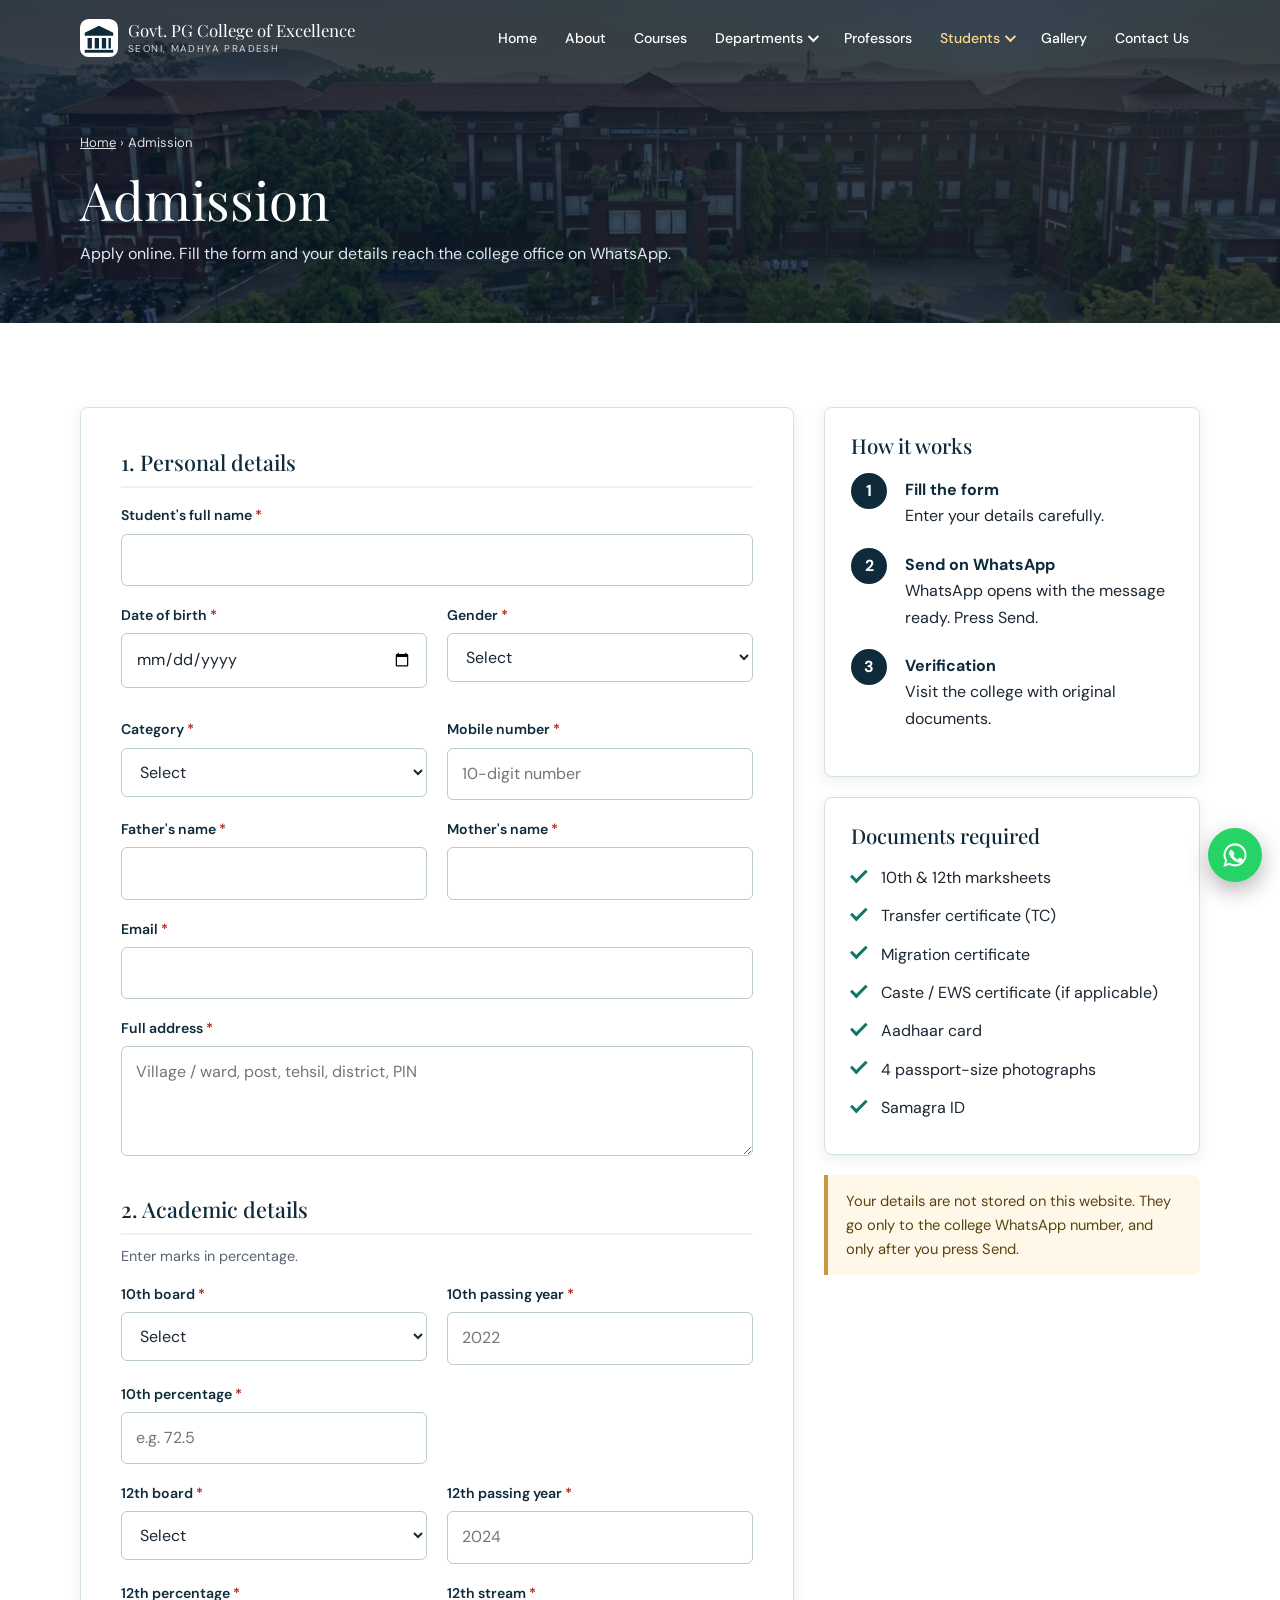
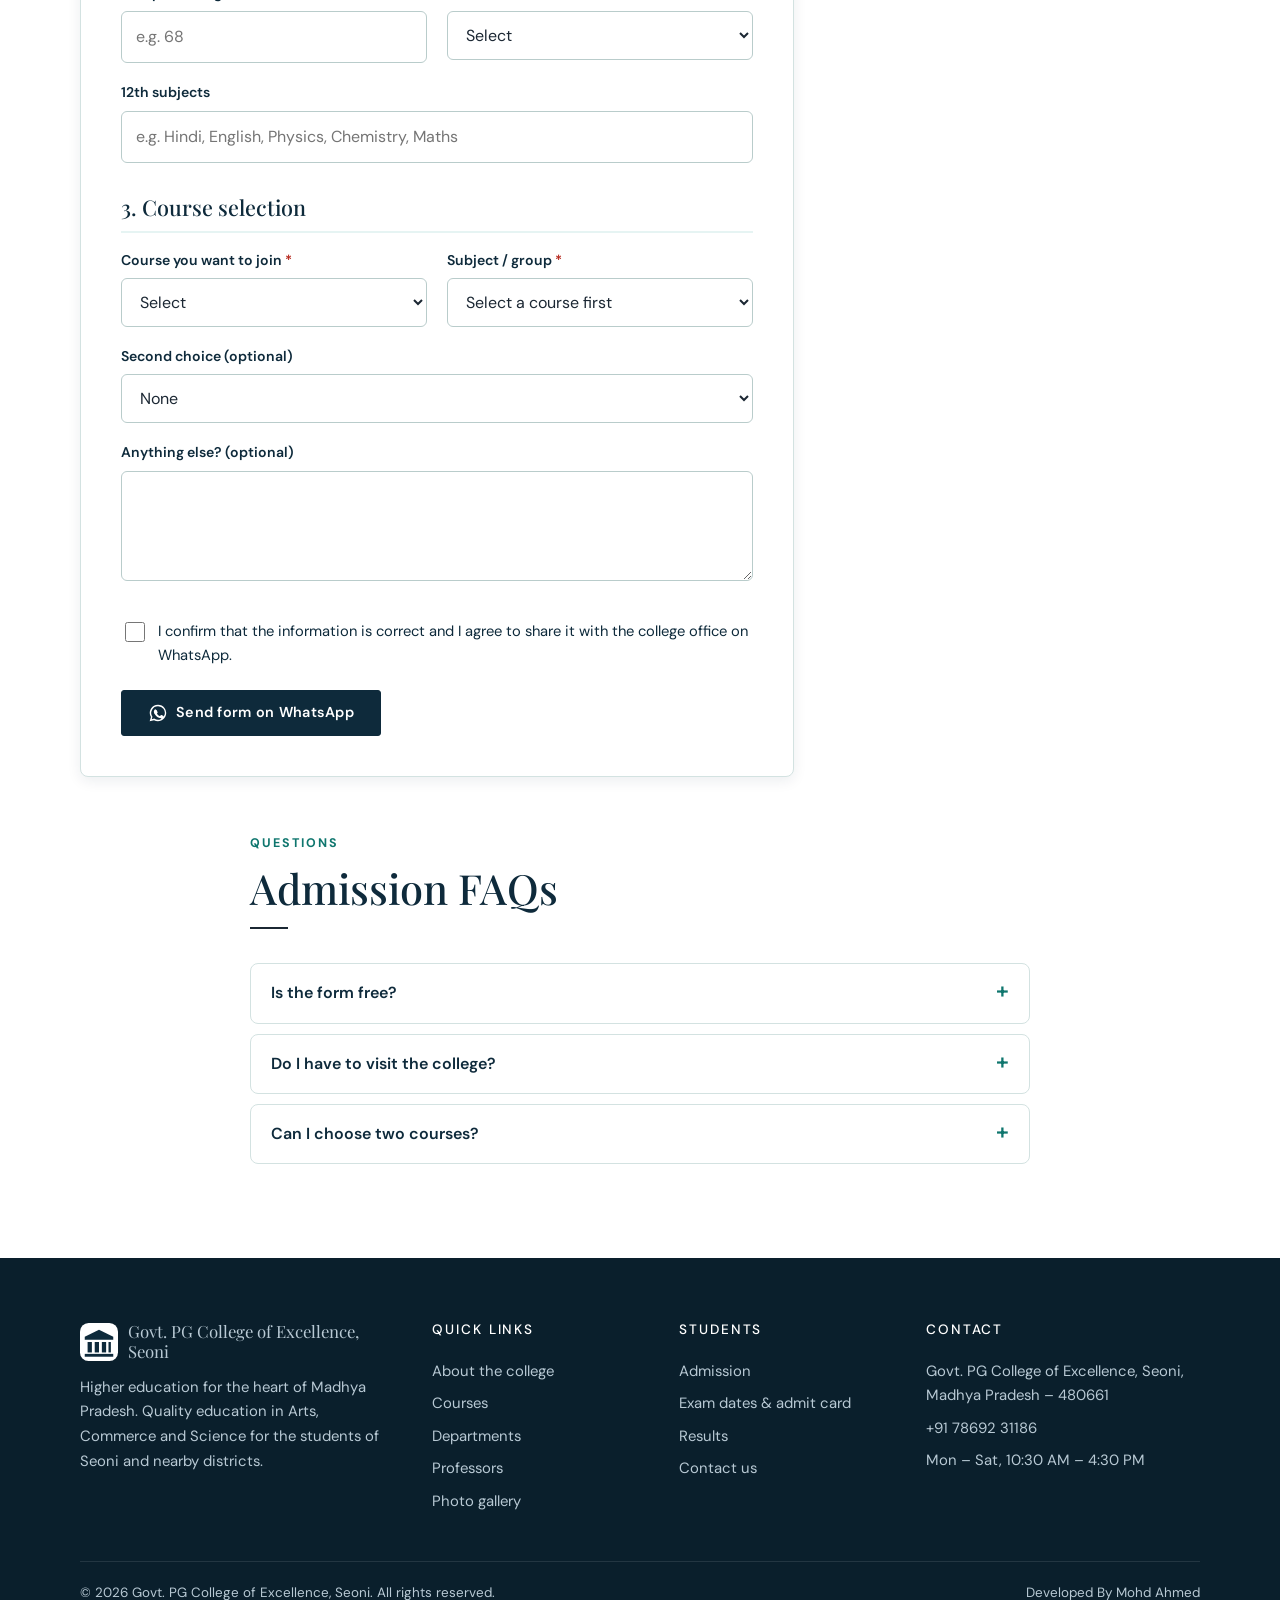
<file: admission.html>
<!DOCTYPE html>
<html lang="en" class="no-js">
<head>
<meta charset="utf-8">
<meta name="viewport" content="width=device-width, initial-scale=1">
<title>Admission | Govt. PG College of Excellence, Seoni</title>
<meta name="description" content="Online admission form for Govt. PG College of Excellence, Seoni. Fill in personal and academic details and send directly to the college on WhatsApp.">
<meta name="theme-color" content="#0e2a3b">
<meta property="og:title" content="Admission | Govt. PG College of Excellence, Seoni">
<meta property="og:description" content="Online admission form for Govt. PG College of Excellence, Seoni. Fill in personal and academic details and send directly to the college on WhatsApp.">
<meta property="og:type" content="website">
<link rel="icon" href="assets/img/favicon.svg" type="image/svg+xml">
<link rel="preconnect" href="https://fonts.googleapis.com">
<link rel="preconnect" href="https://fonts.gstatic.com" crossorigin>
<link rel="stylesheet" href="https://fonts.googleapis.com/css2?family=DM+Sans:wght@400;500;600;700&amp;family=Playfair+Display:wght@400;500&amp;display=swap" media="print" onload="this.media='all'">
<noscript><link rel="stylesheet" href="https://fonts.googleapis.com/css2?family=DM+Sans:wght@400;500;600;700&amp;family=Playfair+Display:wght@400;500&amp;display=swap"></noscript>
<link rel="stylesheet" href="assets/css/style.css">
</head>
<body>
<a class="skip" href="#main">Skip to content</a>
<header class="site-header"><div class="container header-inner">
<a class="brand" href="index.html" aria-label="Govt. PG College of Excellence, Seoni home"><svg viewBox="0 0 40 40" aria-hidden="true"><rect width="40" height="40" rx="9" fill="#fff"/><path d="M20 7 5 14.5v3h30v-3z" fill="#0e2a3b"/><g fill="#0e2a3b"><rect x="8" y="20" width="4.5" height="11"/><rect x="15.5" y="20" width="4.5" height="11"/><rect x="23" y="20" width="4.5" height="11"/><rect x="30" y="20" width="2.5" height="11"/><rect x="5" y="32.5" width="30" height="3"/></g></svg><span class="brand-text">Govt. PG College of Excellence<small>Seoni, Madhya Pradesh</small></span></a>
<button class="nav-toggle" type="button" aria-expanded="false" aria-controls="site-nav" aria-label="Open menu"><span></span></button>
<nav id="site-nav" aria-label="Main"><ul class="nav-list"><li><a href="index.html">Home</a></li><li><a href="about.html">About</a></li><li><a href="courses.html">Courses</a></li><li class="has-sub"><button class="nav-link" type="button" aria-expanded="false" aria-haspopup="true">Departments<span class="caret"></span></button><ul class="submenu"><li><a href="departments.html">All Departments</a></li><li><a href="department-arts.html">Arts</a></li><li><a href="department-commerce.html">Commerce</a></li><li><a href="department-science.html">Science</a></li></ul></li><li><a href="professors.html">Professors</a></li><li class="has-sub active"><button class="nav-link" type="button" aria-expanded="false" aria-haspopup="true">Students<span class="caret"></span></button><ul class="submenu"><li><a href="admission.html" aria-current="page">Admission</a></li><li><a href="exam.html">Exam</a></li><li><a href="result.html">Result</a></li></ul></li><li><a href="gallery.html">Gallery</a></li><li><a href="contact.html">Contact Us</a></li></ul></nav>
</div></header>
<section class="page-hero"><img class="hero-bg" src="assets/img/hero.jpg" alt="" width="1600" height="900" decoding="async"><div class="page-hero-inner"><div class="crumbs"><a href="index.html">Home</a> &rsaquo; Admission</div><h1>Admission</h1><p>Apply online. Fill the form and your details reach the college office on WhatsApp.</p></div></section>
<main id="main"><section class="section"><div class="container"><div class="adm-grid">
<div class="form-card reveal"><form id="admission-form" novalidate>
<fieldset><legend>1. Personal details</legend><div class="fgrid">
<div class="field full"><label for="name">Student's full name <span class="req">*</span></label><input id="name" name="name" type="text" required autocomplete="name"><p class="err" role="alert"></p></div>
<div class="field"><label for="dob">Date of birth <span class="req">*</span></label><input id="dob" name="dob" type="date" required autocomplete="bday"><p class="hint"><span id="age-out"></span></p><p class="err" role="alert"></p></div>
<div class="field"><label for="gender">Gender <span class="req">*</span></label><select id="gender" name="gender" required><option value="">Select</option><option>Male</option><option>Female</option><option>Other</option></select><p class="err" role="alert"></p></div>
<div class="field"><label for="category">Category <span class="req">*</span></label><select id="category" name="category" required><option value="">Select</option><option>General</option><option>OBC</option><option>SC</option><option>ST</option><option>EWS</option></select><p class="err" role="alert"></p></div>
<div class="field"><label for="phone">Mobile number <span class="req">*</span></label><input id="phone" name="phone" type="tel" required placeholder="10-digit number" autocomplete="tel" data-type="phone" inputmode="numeric"><p class="err" role="alert"></p></div>
<div class="field"><label for="father">Father's name <span class="req">*</span></label><input id="father" name="father" type="text" required><p class="err" role="alert"></p></div>
<div class="field"><label for="mother">Mother's name <span class="req">*</span></label><input id="mother" name="mother" type="text" required><p class="err" role="alert"></p></div>
<div class="field full"><label for="email">Email <span class="req">*</span></label><input id="email" name="email" type="email" required autocomplete="email"><p class="err" role="alert"></p></div>
<div class="field full"><label for="address">Full address <span class="req">*</span></label><textarea id="address" name="address" required placeholder="Village / ward, post, tehsil, district, PIN"></textarea><p class="err" role="alert"></p></div>
</div></fieldset>
<fieldset><legend>2. Academic details</legend><p class="muted" style="font-size:.9rem;margin-top:-6px">Enter marks in percentage.</p><div class="fgrid">
<div class="field"><label for="b10">10th board <span class="req">*</span></label><select id="b10" name="b10" required><option value="">Select</option><option>MP Board (MPBSE)</option><option>CBSE</option><option>ICSE</option><option>Other state board</option><option>Other</option></select><p class="err" role="alert"></p></div>
<div class="field"><label for="y10">10th passing year <span class="req">*</span></label><input id="y10" name="y10" type="text" required placeholder="2022" data-type="year" inputmode="numeric" maxlength="4"><p class="err" role="alert"></p></div>
<div class="field"><label for="p10">10th percentage <span class="req">*</span></label><input id="p10" name="p10" type="text" required placeholder="e.g. 72.5" data-type="percent" inputmode="decimal"><p class="err" role="alert"></p></div>
<div></div>
<div class="field"><label for="b12">12th board <span class="req">*</span></label><select id="b12" name="b12" required><option value="">Select</option><option>MP Board (MPBSE)</option><option>CBSE</option><option>ICSE</option><option>Other state board</option><option>Other</option></select><p class="err" role="alert"></p></div>
<div class="field"><label for="y12">12th passing year <span class="req">*</span></label><input id="y12" name="y12" type="text" required placeholder="2024" data-type="year" inputmode="numeric" maxlength="4"><p class="err" role="alert"></p></div>
<div class="field"><label for="p12">12th percentage <span class="req">*</span></label><input id="p12" name="p12" type="text" required placeholder="e.g. 68" data-type="percent" inputmode="decimal"><p class="err" role="alert"></p></div>
<div class="field"><label for="stream">12th stream <span class="req">*</span></label><select id="stream" name="stream" required><option value="">Select</option><option>Arts</option><option>Commerce</option><option>Science (Biology)</option><option>Science (Maths)</option><option>Other</option></select><p class="err" role="alert"></p></div>
<div class="field full"><label for="s12">12th subjects</label><input id="s12" name="s12" type="text" placeholder="e.g. Hindi, English, Physics, Chemistry, Maths"><p class="err" role="alert"></p></div>
</div></fieldset>
<fieldset><legend>3. Course selection</legend><div class="fgrid">
<div class="field"><label for="course">Course you want to join <span class="req">*</span></label><select id="course" name="course" required><option value="">Select</option><option>B.A.</option><option>B.Sc. (Biology Group)</option><option>B.Sc. (Maths Group)</option><option>B.Com.</option><option>M.A.</option><option>M.Sc.</option><option>M.Com.</option></select><p class="err" role="alert"></p></div>
<div class="field"><label for="subject">Subject / group <span class="req">*</span></label><select id="subject" name="subject" required><option value="">Select a course first</option></select><p class="err" role="alert"></p></div>
<div class="field full"><label for="course2">Second choice (optional)</label><select id="course2" name="course2"><option value="">None</option><option>B.A.</option><option>B.Sc. (Biology Group)</option><option>B.Sc. (Maths Group)</option><option>B.Com.</option><option>M.A.</option><option>M.Sc.</option><option>M.Com.</option></select><p class="err" role="alert"></p></div>
<div class="field full"><label for="remarks">Anything else? (optional)</label><textarea id="remarks" name="remarks"></textarea><p class="err" role="alert"></p></div>
</div></fieldset>
<div class="field" style="margin-bottom:22px"><label class="check-line" for="consent"><input type="checkbox" id="consent" name="consent" required><span>I confirm that the information is correct and I agree to share it with the college office on WhatsApp.</span></label><p class="err" role="alert"></p></div>
<button class="btn btn-solid" type="submit"><svg width="20" height="20" viewBox="0 0 24 24" fill="currentColor" aria-hidden="true"><path d="M12.04 2a9.9 9.9 0 0 0-8.5 14.9L2 22l5.2-1.4A9.9 9.9 0 1 0 12.04 2zm0 1.8a8.1 8.1 0 1 1-4.2 15l-.3-.2-3 .8.8-2.9-.2-.3a8.1 8.1 0 0 1 6.9-12.4zM8.7 7.6c-.2 0-.5.1-.7.4-.3.3-1 1-1 2.4s1 2.8 1.2 3c.1.2 2 3.1 4.9 4.3 2.4 1 2.9.8 3.4.7.5 0 1.7-.7 1.9-1.4.2-.7.2-1.3.2-1.4l-.5-.3-1.9-.9c-.3-.1-.5-.1-.7.1l-.9 1.1c-.2.2-.3.2-.6.1a6.6 6.6 0 0 1-3.2-2.8c-.2-.4.2-.4.7-1.3.1-.2 0-.4 0-.5l-.9-2.1c-.2-.5-.4-.5-.6-.5z"/></svg> Send form on WhatsApp</button>
<div class="form-status" role="status" aria-live="polite"></div>
</form></div>
<aside class="reveal"><div class="card" style="margin-bottom:20px"><h3>How it works</h3><ol class="steps" style="margin:14px 0 0"><li><b>Fill the form</b>Enter your details carefully.</li><li><b>Send on WhatsApp</b>WhatsApp opens with the message ready. Press Send.</li><li><b>Verification</b>Visit the college with original documents.</li></ol></div>
<div class="card" style="margin-bottom:20px"><h3>Documents required</h3><ul class="check" style="margin-top:8px"><li>10th &amp; 12th marksheets</li><li>Transfer certificate (TC)</li><li>Migration certificate</li><li>Caste / EWS certificate (if applicable)</li><li>Aadhaar card</li><li>4 passport-size photographs</li><li>Samagra ID</li></ul></div>
<div class="note-box">Your details are not stored on this website. They go only to the college WhatsApp number, and only after you press Send.</div></aside>
</div>
<div style="max-width:780px;margin:56px auto 0"><div class="" style="margin-bottom:34px"><span class="eyebrow">Questions</span><h2 class="section-title h-line">Admission FAQs</h2></div><details class="faq"><summary>Is the form free?</summary><div>The online enquiry form is free. Official admission fees are paid at the college office as per the Department of Higher Education norms.</div></details><details class="faq"><summary>Do I have to visit the college?</summary><div>Yes. After you send the form, bring original documents to the office for verification and fee deposit.</div></details><details class="faq"><summary>Can I choose two courses?</summary><div>You can mention a second preference in the form. Seats are allotted by merit and as per reservation rules.</div></details></div></div></section></main>
<footer class="site-footer"><div class="container"><div class="footer-grid">
<div><a class="brand" href="index.html" style="margin-bottom:14px"><svg viewBox="0 0 40 40" aria-hidden="true"><rect width="40" height="40" rx="9" fill="#fff"/><path d="M20 7 5 14.5v3h30v-3z" fill="#0e2a3b"/><g fill="#0e2a3b"><rect x="8" y="20" width="4.5" height="11"/><rect x="15.5" y="20" width="4.5" height="11"/><rect x="23" y="20" width="4.5" height="11"/><rect x="30" y="20" width="2.5" height="11"/><rect x="5" y="32.5" width="30" height="3"/></g></svg><span class="brand-text">Govt. PG College of Excellence, Seoni</span></a><p>Higher education for the heart of Madhya Pradesh. Quality education in Arts, Commerce and Science for the students of Seoni and nearby districts.</p></div>
<div><h4>Quick links</h4><ul><li><a href="about.html">About the college</a></li><li><a href="courses.html">Courses</a></li><li><a href="departments.html">Departments</a></li><li><a href="professors.html">Professors</a></li><li><a href="gallery.html">Photo gallery</a></li></ul></div>
<div><h4>Students</h4><ul><li><a href="admission.html">Admission</a></li><li><a href="exam.html">Exam dates &amp; admit card</a></li><li><a href="result.html">Results</a></li><li><a href="contact.html">Contact us</a></li></ul></div>
<div><h4>Contact</h4><ul><li>Govt. PG College of Excellence, Seoni, Madhya Pradesh – 480661</li><li><a href="tel:+917869231186">+91 78692 31186</a></li><li>Mon – Sat, 10:30 AM – 4:30 PM</li></ul></div>
</div><div class="footer-bottom"><span>&copy; <span data-year>2026</span> Govt. PG College of Excellence, Seoni. All rights reserved.</span><span><a href="https://mdahmd.github.io/ahmed" target="_blank" rel="noopener">Developed By Mohd Ahmed</a></span></div></div></footer>
<a class="wa-fab" aria-label="Chat on WhatsApp" href="#" target="_blank" rel="noopener"><svg viewBox="0 0 24 24" fill="currentColor" aria-hidden="true"><path d="M12.04 2a9.9 9.9 0 0 0-8.5 14.9L2 22l5.2-1.4A9.9 9.9 0 1 0 12.04 2zm0 1.8a8.1 8.1 0 1 1-4.2 15l-.3-.2-3 .8.8-2.9-.2-.3a8.1 8.1 0 0 1 6.9-12.4zM8.7 7.6c-.2 0-.5.1-.7.4-.3.3-1 1-1 2.4s1 2.8 1.2 3c.1.2 2 3.1 4.9 4.3 2.4 1 2.9.8 3.4.7.5 0 1.7-.7 1.9-1.4.2-.7.2-1.3.2-1.4l-.5-.3-1.9-.9c-.3-.1-.5-.1-.7.1l-.9 1.1c-.2.2-.3.2-.6.1a6.6 6.6 0 0 1-3.2-2.8c-.2-.4.2-.4.7-1.3.1-.2 0-.4 0-.5l-.9-2.1c-.2-.5-.4-.5-.6-.5z"/></svg></a>
<script src="assets/js/config.js"></script>
<script src="assets/js/main.js" defer></script>
<script src="assets/js/forms.js" defer></script>
</body>
</html>
</file>
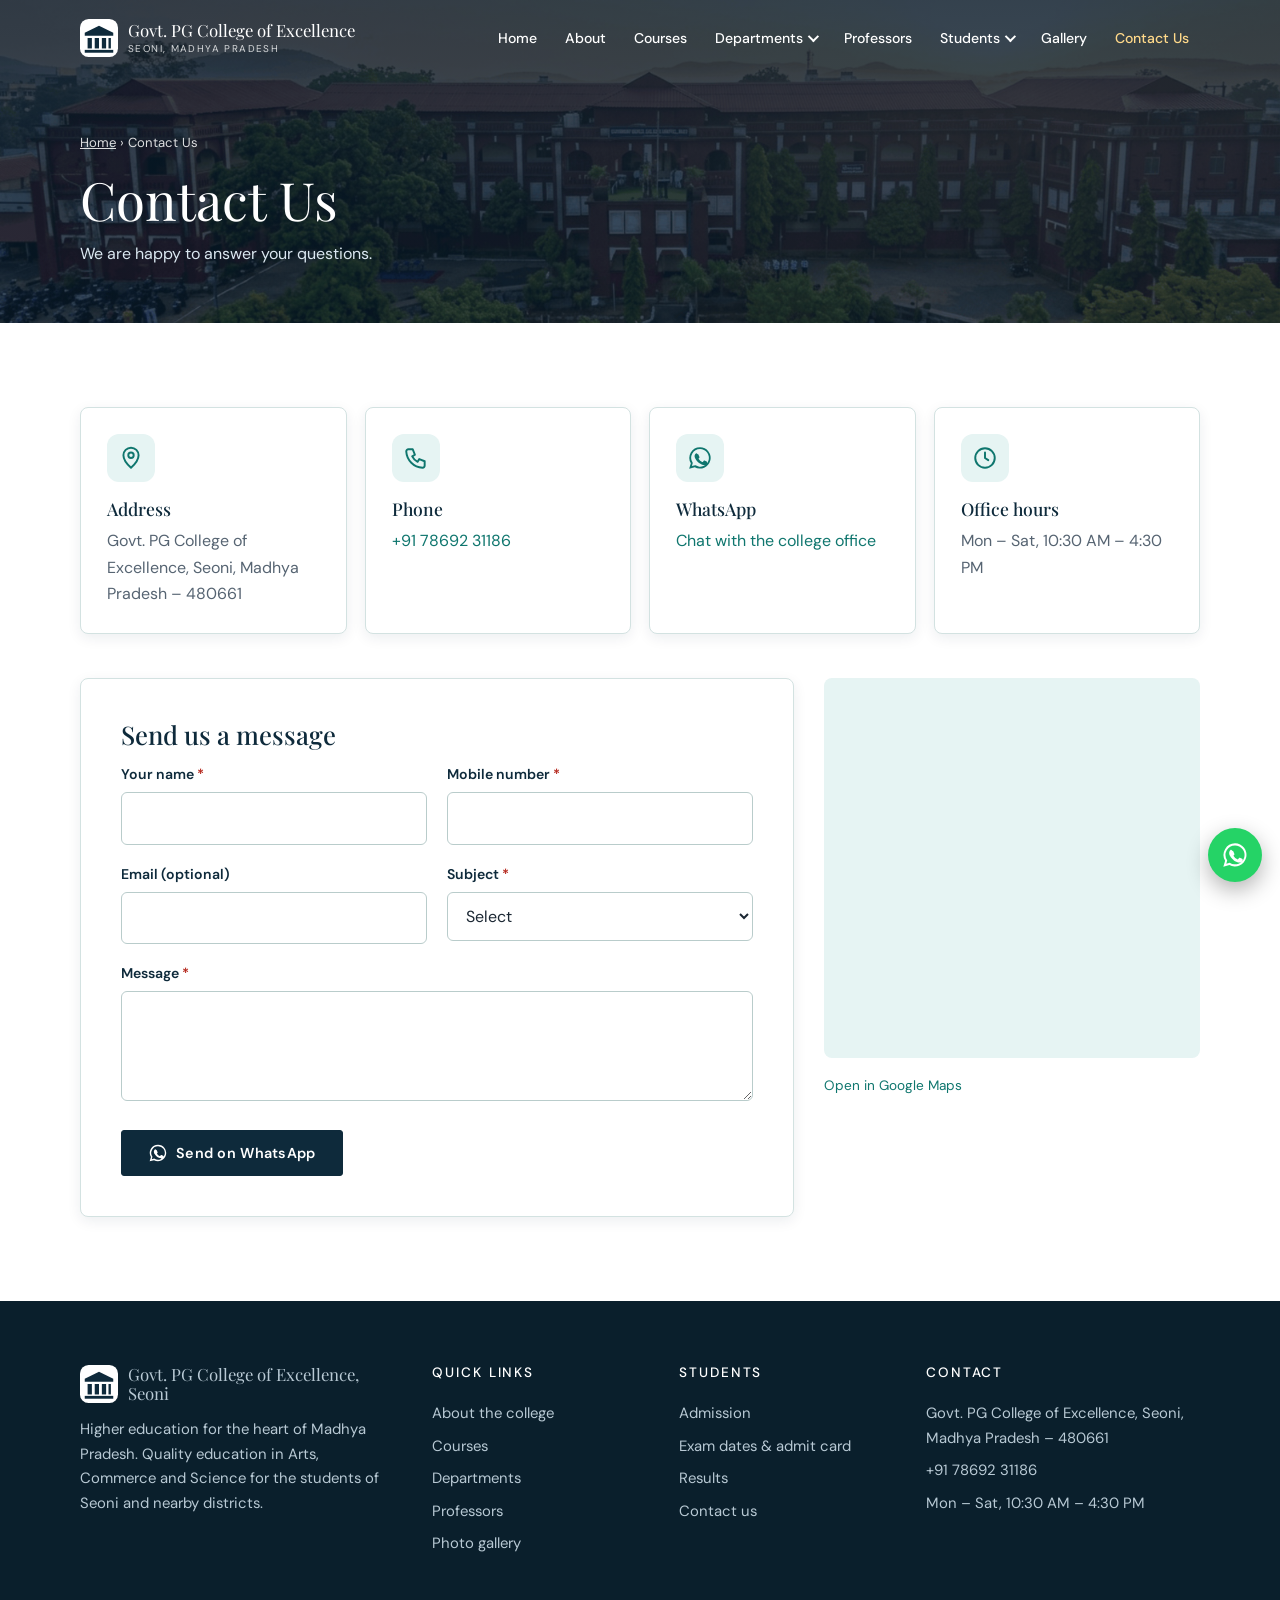
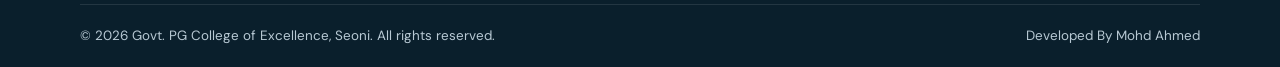
<file: contact.html>
<!DOCTYPE html>
<html lang="en" class="no-js">
<head>
<meta charset="utf-8">
<meta name="viewport" content="width=device-width, initial-scale=1">
<title>Contact Us | Govt. PG College of Excellence, Seoni</title>
<meta name="description" content="Contact Govt. PG College of Excellence, Seoni: address, phone, email, office hours, map and enquiry form.">
<meta name="theme-color" content="#0e2a3b">
<meta property="og:title" content="Contact Us | Govt. PG College of Excellence, Seoni">
<meta property="og:description" content="Contact Govt. PG College of Excellence, Seoni: address, phone, email, office hours, map and enquiry form.">
<meta property="og:type" content="website">
<link rel="icon" href="assets/img/favicon.svg" type="image/svg+xml">
<link rel="preconnect" href="https://fonts.googleapis.com">
<link rel="preconnect" href="https://fonts.gstatic.com" crossorigin>
<link rel="stylesheet" href="https://fonts.googleapis.com/css2?family=DM+Sans:wght@400;500;600;700&amp;family=Playfair+Display:wght@400;500&amp;display=swap" media="print" onload="this.media='all'">
<noscript><link rel="stylesheet" href="https://fonts.googleapis.com/css2?family=DM+Sans:wght@400;500;600;700&amp;family=Playfair+Display:wght@400;500&amp;display=swap"></noscript>
<link rel="stylesheet" href="assets/css/style.css">
</head>
<body>
<a class="skip" href="#main">Skip to content</a>
<header class="site-header"><div class="container header-inner">
<a class="brand" href="index.html" aria-label="Govt. PG College of Excellence, Seoni home"><svg viewBox="0 0 40 40" aria-hidden="true"><rect width="40" height="40" rx="9" fill="#fff"/><path d="M20 7 5 14.5v3h30v-3z" fill="#0e2a3b"/><g fill="#0e2a3b"><rect x="8" y="20" width="4.5" height="11"/><rect x="15.5" y="20" width="4.5" height="11"/><rect x="23" y="20" width="4.5" height="11"/><rect x="30" y="20" width="2.5" height="11"/><rect x="5" y="32.5" width="30" height="3"/></g></svg><span class="brand-text">Govt. PG College of Excellence<small>Seoni, Madhya Pradesh</small></span></a>
<button class="nav-toggle" type="button" aria-expanded="false" aria-controls="site-nav" aria-label="Open menu"><span></span></button>
<nav id="site-nav" aria-label="Main"><ul class="nav-list"><li><a href="index.html">Home</a></li><li><a href="about.html">About</a></li><li><a href="courses.html">Courses</a></li><li class="has-sub"><button class="nav-link" type="button" aria-expanded="false" aria-haspopup="true">Departments<span class="caret"></span></button><ul class="submenu"><li><a href="departments.html">All Departments</a></li><li><a href="department-arts.html">Arts</a></li><li><a href="department-commerce.html">Commerce</a></li><li><a href="department-science.html">Science</a></li></ul></li><li><a href="professors.html">Professors</a></li><li class="has-sub"><button class="nav-link" type="button" aria-expanded="false" aria-haspopup="true">Students<span class="caret"></span></button><ul class="submenu"><li><a href="admission.html">Admission</a></li><li><a href="exam.html">Exam</a></li><li><a href="result.html">Result</a></li></ul></li><li><a href="gallery.html">Gallery</a></li><li class="active"><a href="contact.html" aria-current="page">Contact Us</a></li></ul></nav>
</div></header>
<section class="page-hero"><img class="hero-bg" src="assets/img/hero.jpg" alt="" width="1600" height="900" decoding="async"><div class="page-hero-inner"><div class="crumbs"><a href="index.html">Home</a> &rsaquo; Contact Us</div><h1>Contact Us</h1><p>We are happy to answer your questions.</p></div></section>
<main id="main"><section class="section"><div class="container"><div class="contact-cards">
<div class="card reveal"><div class="icon"><svg viewBox="0 0 24 24" fill="none" stroke="currentColor" stroke-width="1.8" stroke-linecap="round" stroke-linejoin="round" aria-hidden="true"><path d="M12 21s7-6.2 7-11.5A7 7 0 0 0 5 9.5C5 14.8 12 21 12 21z"/><circle cx="12" cy="9.5" r="2.5"/></svg></div><h3 style="font-size:1.1rem">Address</h3><p class="muted" style="margin:0">Govt. PG College of Excellence, Seoni, Madhya Pradesh – 480661</p></div>
<div class="card reveal"><div class="icon"><svg viewBox="0 0 24 24" fill="none" stroke="currentColor" stroke-width="1.8" stroke-linecap="round" stroke-linejoin="round" aria-hidden="true"><path d="M5 4h4l2 5-2.5 1.5a11 11 0 0 0 5 5L15 13l5 2v4a2 2 0 0 1-2 2A16 16 0 0 1 3 6a2 2 0 0 1 2-2z"/></svg></div><h3 style="font-size:1.1rem">Phone</h3><p class="muted" style="margin:0"><a href="tel:+917869231186">+91 78692 31186</a></p></div>
<div class="card reveal"><div class="icon"><svg viewBox="0 0 24 24" fill="currentColor" aria-hidden="true"><path d="M12.04 2a9.9 9.9 0 0 0-8.5 14.9L2 22l5.2-1.4A9.9 9.9 0 1 0 12.04 2zm0 1.8a8.1 8.1 0 1 1-4.2 15l-.3-.2-3 .8.8-2.9-.2-.3a8.1 8.1 0 0 1 6.9-12.4zM8.7 7.6c-.2 0-.5.1-.7.4-.3.3-1 1-1 2.4s1 2.8 1.2 3c.1.2 2 3.1 4.9 4.3 2.4 1 2.9.8 3.4.7.5 0 1.7-.7 1.9-1.4.2-.7.2-1.3.2-1.4l-.5-.3-1.9-.9c-.3-.1-.5-.1-.7.1l-.9 1.1c-.2.2-.3.2-.6.1a6.6 6.6 0 0 1-3.2-2.8c-.2-.4.2-.4.7-1.3.1-.2 0-.4 0-.5l-.9-2.1c-.2-.5-.4-.5-.6-.5z"/></svg></div><h3 style="font-size:1.1rem">WhatsApp</h3><p class="muted" style="margin:0"><a href="https://wa.me/917869231186" target="_blank" rel="noopener">Chat with the college office</a></p></div>
<div class="card reveal"><div class="icon"><svg viewBox="0 0 24 24" fill="none" stroke="currentColor" stroke-width="1.8" stroke-linecap="round" stroke-linejoin="round" aria-hidden="true"><circle cx="12" cy="12" r="9"/><path d="M12 7v5l3 2"/></svg></div><h3 style="font-size:1.1rem">Office hours</h3><p class="muted" style="margin:0">Mon – Sat, 10:30 AM – 4:30 PM</p></div></div>
<div class="adm-grid" style="margin-top:44px">
<div class="form-card reveal"><h2 style="font-size:1.6rem">Send us a message</h2><form id="contact-form" novalidate><div class="fgrid">
<div class="field"><label for="name">Your name <span class="req">*</span></label><input id="name" name="name" type="text" required autocomplete="name"><p class="err" role="alert"></p></div>
<div class="field"><label for="phone">Mobile number <span class="req">*</span></label><input id="phone" name="phone" type="tel" required autocomplete="tel" data-type="phone" inputmode="numeric"><p class="err" role="alert"></p></div>
<div class="field"><label for="email">Email (optional)</label><input id="email" name="email" type="email" autocomplete="email"><p class="err" role="alert"></p></div>
<div class="field"><label for="topic">Subject <span class="req">*</span></label><select id="topic" name="topic" required><option value="">Select</option><option>Admission</option><option>Courses</option><option>Exam</option><option>Result</option><option>Scholarship</option><option>Other</option></select><p class="err" role="alert"></p></div>
<div class="field full"><label for="message">Message <span class="req">*</span></label><textarea id="message" name="message" required></textarea><p class="err" role="alert"></p></div>
</div><button class="btn btn-solid" type="submit" style="margin-top:20px"><svg width="20" height="20" viewBox="0 0 24 24" fill="currentColor" aria-hidden="true"><path d="M12.04 2a9.9 9.9 0 0 0-8.5 14.9L2 22l5.2-1.4A9.9 9.9 0 1 0 12.04 2zm0 1.8a8.1 8.1 0 1 1-4.2 15l-.3-.2-3 .8.8-2.9-.2-.3a8.1 8.1 0 0 1 6.9-12.4zM8.7 7.6c-.2 0-.5.1-.7.4-.3.3-1 1-1 2.4s1 2.8 1.2 3c.1.2 2 3.1 4.9 4.3 2.4 1 2.9.8 3.4.7.5 0 1.7-.7 1.9-1.4.2-.7.2-1.3.2-1.4l-.5-.3-1.9-.9c-.3-.1-.5-.1-.7.1l-.9 1.1c-.2.2-.3.2-.6.1a6.6 6.6 0 0 1-3.2-2.8c-.2-.4.2-.4.7-1.3.1-.2 0-.4 0-.5l-.9-2.1c-.2-.5-.4-.5-.6-.5z"/></svg> Send on WhatsApp</button><div class="form-status" role="status" aria-live="polite"></div></form></div>
<div class="reveal"><iframe class="map" title="Map showing the college location" loading="lazy" referrerpolicy="no-referrer-when-downgrade" src="https://www.google.com/maps?q=Govt%20PG%20College%20of%20Excellence%20Seoni%20Madhya%20Pradesh&amp;output=embed"></iframe><p class="muted" style="font-size:.85rem;margin-top:8px"><a href="https://www.google.com/maps/search/?api=1&amp;query=Govt%20PG%20College%20of%20Excellence%20Seoni%20Madhya%20Pradesh" target="_blank" rel="noopener">Open in Google Maps</a></p></div></div></div></section></main>
<footer class="site-footer"><div class="container"><div class="footer-grid">
<div><a class="brand" href="index.html" style="margin-bottom:14px"><svg viewBox="0 0 40 40" aria-hidden="true"><rect width="40" height="40" rx="9" fill="#fff"/><path d="M20 7 5 14.5v3h30v-3z" fill="#0e2a3b"/><g fill="#0e2a3b"><rect x="8" y="20" width="4.5" height="11"/><rect x="15.5" y="20" width="4.5" height="11"/><rect x="23" y="20" width="4.5" height="11"/><rect x="30" y="20" width="2.5" height="11"/><rect x="5" y="32.5" width="30" height="3"/></g></svg><span class="brand-text">Govt. PG College of Excellence, Seoni</span></a><p>Higher education for the heart of Madhya Pradesh. Quality education in Arts, Commerce and Science for the students of Seoni and nearby districts.</p></div>
<div><h4>Quick links</h4><ul><li><a href="about.html">About the college</a></li><li><a href="courses.html">Courses</a></li><li><a href="departments.html">Departments</a></li><li><a href="professors.html">Professors</a></li><li><a href="gallery.html">Photo gallery</a></li></ul></div>
<div><h4>Students</h4><ul><li><a href="admission.html">Admission</a></li><li><a href="exam.html">Exam dates &amp; admit card</a></li><li><a href="result.html">Results</a></li><li><a href="contact.html">Contact us</a></li></ul></div>
<div><h4>Contact</h4><ul><li>Govt. PG College of Excellence, Seoni, Madhya Pradesh – 480661</li><li><a href="tel:+917869231186">+91 78692 31186</a></li><li>Mon – Sat, 10:30 AM – 4:30 PM</li></ul></div>
</div><div class="footer-bottom"><span>&copy; <span data-year>2026</span> Govt. PG College of Excellence, Seoni. All rights reserved.</span><span><a href="https://mdahmd.github.io/ahmed" target="_blank" rel="noopener">Developed By Mohd Ahmed</a></span></div></div></footer>
<a class="wa-fab" aria-label="Chat on WhatsApp" href="#" target="_blank" rel="noopener"><svg viewBox="0 0 24 24" fill="currentColor" aria-hidden="true"><path d="M12.04 2a9.9 9.9 0 0 0-8.5 14.9L2 22l5.2-1.4A9.9 9.9 0 1 0 12.04 2zm0 1.8a8.1 8.1 0 1 1-4.2 15l-.3-.2-3 .8.8-2.9-.2-.3a8.1 8.1 0 0 1 6.9-12.4zM8.7 7.6c-.2 0-.5.1-.7.4-.3.3-1 1-1 2.4s1 2.8 1.2 3c.1.2 2 3.1 4.9 4.3 2.4 1 2.9.8 3.4.7.5 0 1.7-.7 1.9-1.4.2-.7.2-1.3.2-1.4l-.5-.3-1.9-.9c-.3-.1-.5-.1-.7.1l-.9 1.1c-.2.2-.3.2-.6.1a6.6 6.6 0 0 1-3.2-2.8c-.2-.4.2-.4.7-1.3.1-.2 0-.4 0-.5l-.9-2.1c-.2-.5-.4-.5-.6-.5z"/></svg></a>
<script src="assets/js/config.js"></script>
<script src="assets/js/main.js" defer></script>
<script src="assets/js/forms.js" defer></script>
</body>
</html>
</file>
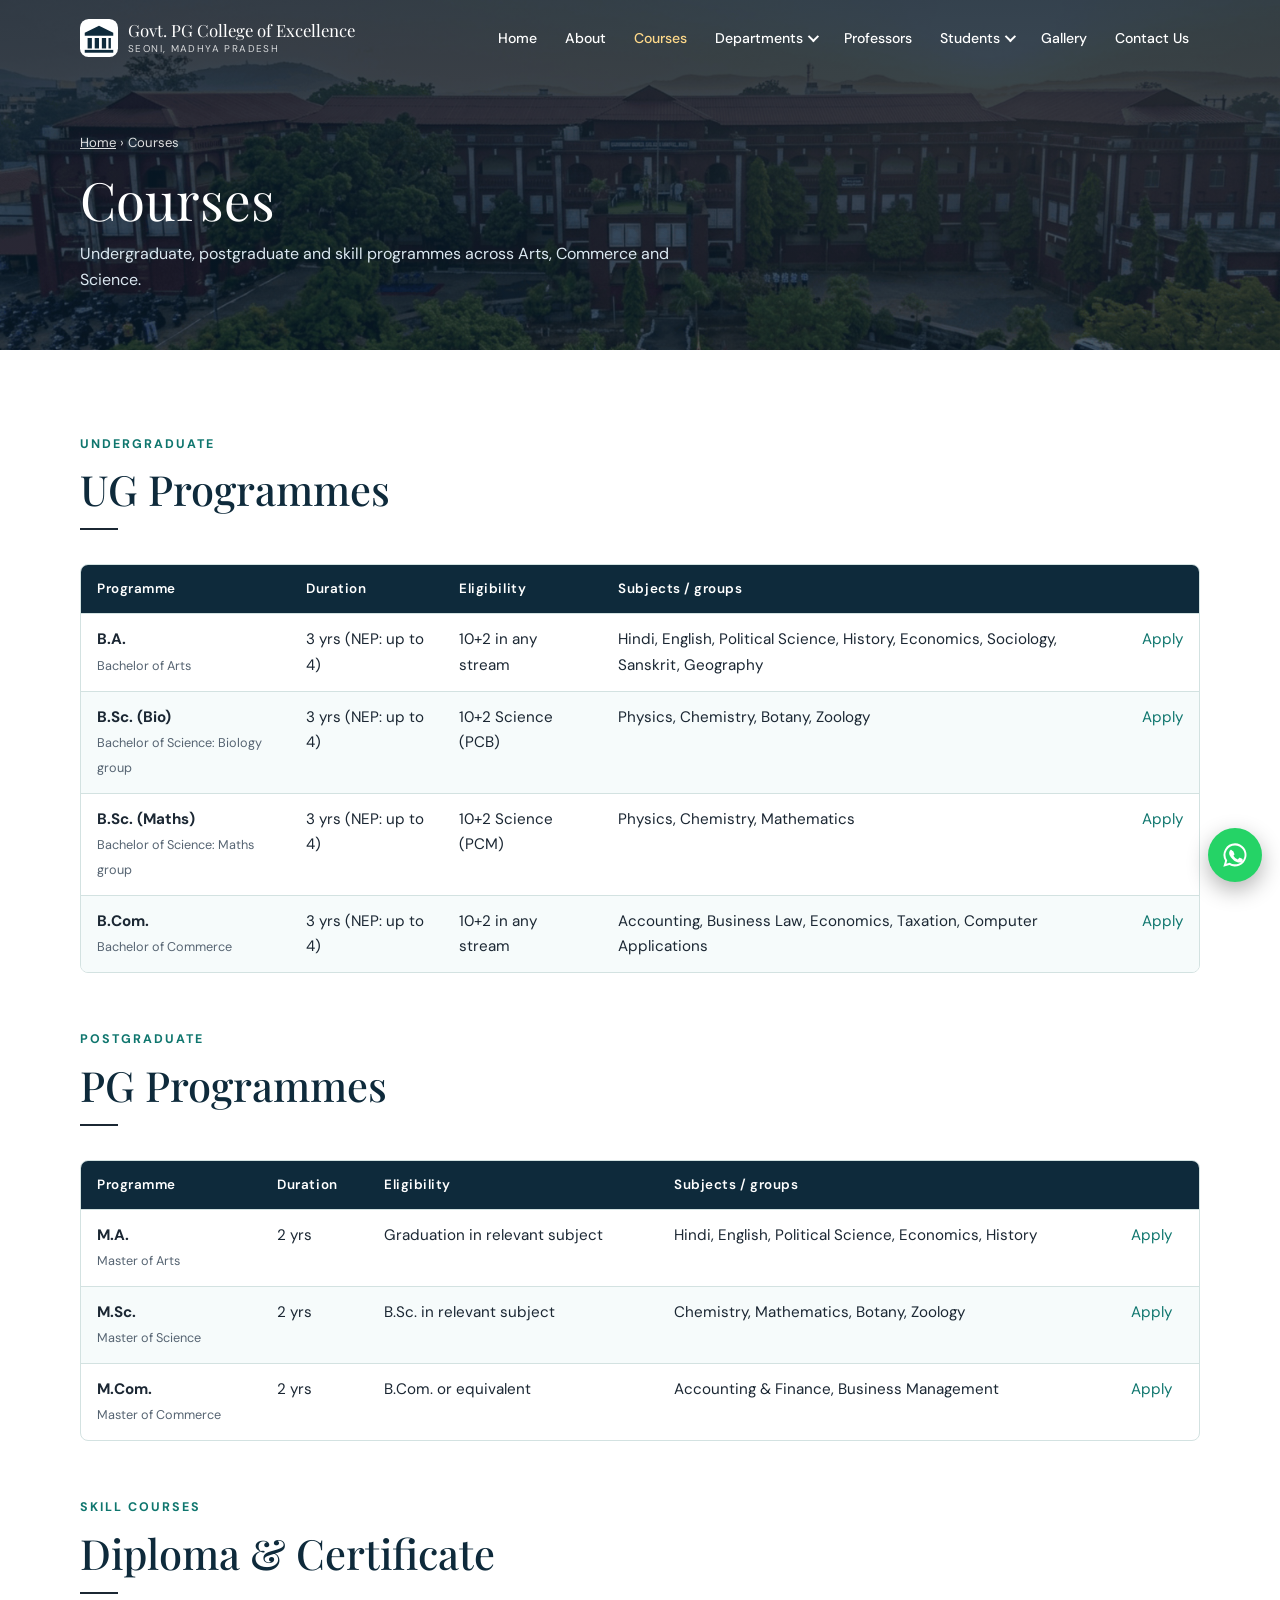
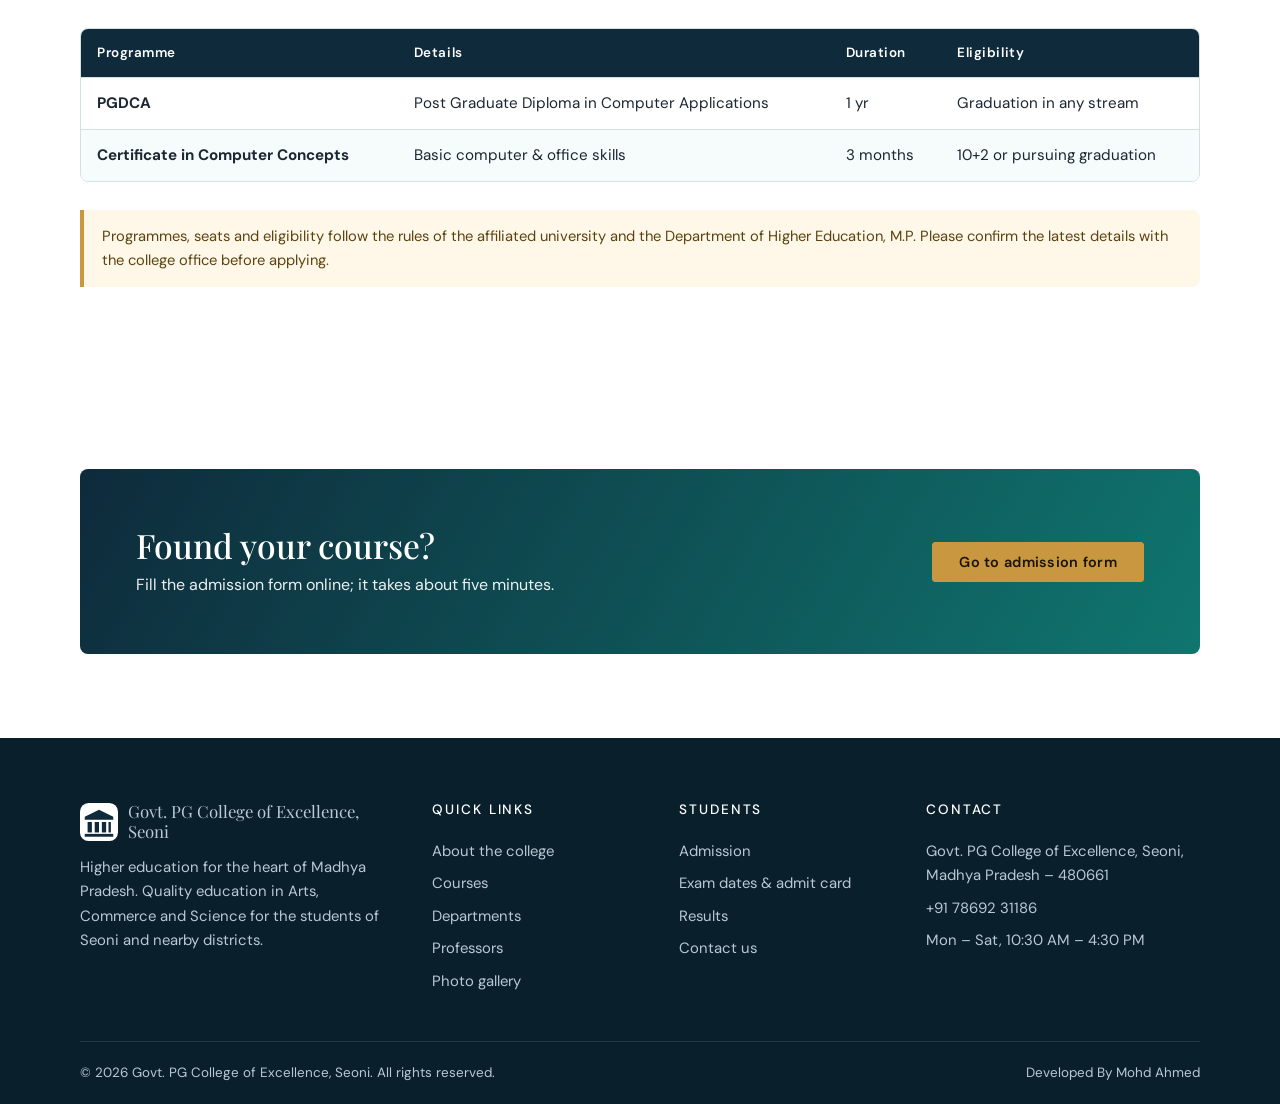
<file: courses.html>
<!DOCTYPE html>
<html lang="en" class="no-js">
<head>
<meta charset="utf-8">
<meta name="viewport" content="width=device-width, initial-scale=1">
<title>Courses | Govt. PG College of Excellence, Seoni</title>
<meta name="description" content="Courses at Govt. PG College of Excellence, Seoni: B.A., B.Sc., B.Com., M.A., M.Sc., M.Com. and certificate programmes with eligibility.">
<meta name="theme-color" content="#0e2a3b">
<meta property="og:title" content="Courses | Govt. PG College of Excellence, Seoni">
<meta property="og:description" content="Courses at Govt. PG College of Excellence, Seoni: B.A., B.Sc., B.Com., M.A., M.Sc., M.Com. and certificate programmes with eligibility.">
<meta property="og:type" content="website">
<link rel="icon" href="assets/img/favicon.svg" type="image/svg+xml">
<link rel="preconnect" href="https://fonts.googleapis.com">
<link rel="preconnect" href="https://fonts.gstatic.com" crossorigin>
<link rel="stylesheet" href="https://fonts.googleapis.com/css2?family=DM+Sans:wght@400;500;600;700&amp;family=Playfair+Display:wght@400;500&amp;display=swap" media="print" onload="this.media='all'">
<noscript><link rel="stylesheet" href="https://fonts.googleapis.com/css2?family=DM+Sans:wght@400;500;600;700&amp;family=Playfair+Display:wght@400;500&amp;display=swap"></noscript>
<link rel="stylesheet" href="assets/css/style.css">
</head>
<body>
<a class="skip" href="#main">Skip to content</a>
<header class="site-header"><div class="container header-inner">
<a class="brand" href="index.html" aria-label="Govt. PG College of Excellence, Seoni home"><svg viewBox="0 0 40 40" aria-hidden="true"><rect width="40" height="40" rx="9" fill="#fff"/><path d="M20 7 5 14.5v3h30v-3z" fill="#0e2a3b"/><g fill="#0e2a3b"><rect x="8" y="20" width="4.5" height="11"/><rect x="15.5" y="20" width="4.5" height="11"/><rect x="23" y="20" width="4.5" height="11"/><rect x="30" y="20" width="2.5" height="11"/><rect x="5" y="32.5" width="30" height="3"/></g></svg><span class="brand-text">Govt. PG College of Excellence<small>Seoni, Madhya Pradesh</small></span></a>
<button class="nav-toggle" type="button" aria-expanded="false" aria-controls="site-nav" aria-label="Open menu"><span></span></button>
<nav id="site-nav" aria-label="Main"><ul class="nav-list"><li><a href="index.html">Home</a></li><li><a href="about.html">About</a></li><li class="active"><a href="courses.html" aria-current="page">Courses</a></li><li class="has-sub"><button class="nav-link" type="button" aria-expanded="false" aria-haspopup="true">Departments<span class="caret"></span></button><ul class="submenu"><li><a href="departments.html">All Departments</a></li><li><a href="department-arts.html">Arts</a></li><li><a href="department-commerce.html">Commerce</a></li><li><a href="department-science.html">Science</a></li></ul></li><li><a href="professors.html">Professors</a></li><li class="has-sub"><button class="nav-link" type="button" aria-expanded="false" aria-haspopup="true">Students<span class="caret"></span></button><ul class="submenu"><li><a href="admission.html">Admission</a></li><li><a href="exam.html">Exam</a></li><li><a href="result.html">Result</a></li></ul></li><li><a href="gallery.html">Gallery</a></li><li><a href="contact.html">Contact Us</a></li></ul></nav>
</div></header>
<section class="page-hero"><img class="hero-bg" src="assets/img/hero.jpg" alt="" width="1600" height="900" decoding="async"><div class="page-hero-inner"><div class="crumbs"><a href="index.html">Home</a> &rsaquo; Courses</div><h1>Courses</h1><p>Undergraduate, postgraduate and skill programmes across Arts, Commerce and Science.</p></div></section>
<main id="main"><section class="section"><div class="container"><div class="" style="margin-bottom:34px"><span class="eyebrow">Undergraduate</span><h2 class="section-title h-line">UG Programmes</h2></div><div class="reveal"><p class="swipe-hint">Swipe sideways to see the full table &rarr;</p><div class="table-wrap"><table><thead><tr><th>Programme</th><th>Duration</th><th>Eligibility</th><th>Subjects / groups</th><th></th></tr></thead><tbody><tr><td><b>B.A.</b><br><small class="muted">Bachelor of Arts</small></td><td>3 yrs (NEP: up to 4)</td><td>10+2 in any stream</td><td>Hindi, English, Political Science, History, Economics, Sociology, Sanskrit, Geography</td><td><a href="admission.html?course=B.A.">Apply</a></td></tr><tr><td><b>B.Sc. (Bio)</b><br><small class="muted">Bachelor of Science: Biology group</small></td><td>3 yrs (NEP: up to 4)</td><td>10+2 Science (PCB)</td><td>Physics, Chemistry, Botany, Zoology</td><td><a href="admission.html?course=B.Sc.%20(Bio)">Apply</a></td></tr><tr><td><b>B.Sc. (Maths)</b><br><small class="muted">Bachelor of Science: Maths group</small></td><td>3 yrs (NEP: up to 4)</td><td>10+2 Science (PCM)</td><td>Physics, Chemistry, Mathematics</td><td><a href="admission.html?course=B.Sc.%20(Maths)">Apply</a></td></tr><tr><td><b>B.Com.</b><br><small class="muted">Bachelor of Commerce</small></td><td>3 yrs (NEP: up to 4)</td><td>10+2 in any stream</td><td>Accounting, Business Law, Economics, Taxation, Computer Applications</td><td><a href="admission.html?course=B.Com.">Apply</a></td></tr></tbody></table></div></div>
<div style="height:56px"></div><div class="" style="margin-bottom:34px"><span class="eyebrow">Postgraduate</span><h2 class="section-title h-line">PG Programmes</h2></div><div class="reveal"><p class="swipe-hint">Swipe sideways to see the full table &rarr;</p><div class="table-wrap"><table><thead><tr><th>Programme</th><th>Duration</th><th>Eligibility</th><th>Subjects / groups</th><th></th></tr></thead><tbody><tr><td><b>M.A.</b><br><small class="muted">Master of Arts</small></td><td>2 yrs</td><td>Graduation in relevant subject</td><td>Hindi, English, Political Science, Economics, History</td><td><a href="admission.html?course=M.A.">Apply</a></td></tr><tr><td><b>M.Sc.</b><br><small class="muted">Master of Science</small></td><td>2 yrs</td><td>B.Sc. in relevant subject</td><td>Chemistry, Mathematics, Botany, Zoology</td><td><a href="admission.html?course=M.Sc.">Apply</a></td></tr><tr><td><b>M.Com.</b><br><small class="muted">Master of Commerce</small></td><td>2 yrs</td><td>B.Com. or equivalent</td><td>Accounting & Finance, Business Management</td><td><a href="admission.html?course=M.Com.">Apply</a></td></tr></tbody></table></div></div>
<div style="height:56px"></div><div class="" style="margin-bottom:34px"><span class="eyebrow">Skill courses</span><h2 class="section-title h-line">Diploma & Certificate</h2></div><p class="swipe-hint">Swipe sideways to see the full table &rarr;</p><div class="reveal table-wrap"><table><thead><tr><th>Programme</th><th>Details</th><th>Duration</th><th>Eligibility</th></tr></thead><tbody><tr><td><b>PGDCA</b></td><td>Post Graduate Diploma in Computer Applications</td><td>1 yr</td><td>Graduation in any stream</td></tr><tr><td><b>Certificate in Computer Concepts</b></td><td>Basic computer & office skills</td><td>3 months</td><td>10+2 or pursuing graduation</td></tr></tbody></table></div>
<p class="note-box" style="margin-top:28px">Programmes, seats and eligibility follow the rules of the affiliated university and the Department of Higher Education, M.P. Please confirm the latest details with the college office before applying.</p></div></section>
<section class="section"><div class="container"><div class="cta reveal"><div><h2>Found your course?</h2><p>Fill the admission form online; it takes about five minutes.</p></div><a class="btn btn-gold" href="admission.html">Go to admission form</a></div></div></section></main>
<footer class="site-footer"><div class="container"><div class="footer-grid">
<div><a class="brand" href="index.html" style="margin-bottom:14px"><svg viewBox="0 0 40 40" aria-hidden="true"><rect width="40" height="40" rx="9" fill="#fff"/><path d="M20 7 5 14.5v3h30v-3z" fill="#0e2a3b"/><g fill="#0e2a3b"><rect x="8" y="20" width="4.5" height="11"/><rect x="15.5" y="20" width="4.5" height="11"/><rect x="23" y="20" width="4.5" height="11"/><rect x="30" y="20" width="2.5" height="11"/><rect x="5" y="32.5" width="30" height="3"/></g></svg><span class="brand-text">Govt. PG College of Excellence, Seoni</span></a><p>Higher education for the heart of Madhya Pradesh. Quality education in Arts, Commerce and Science for the students of Seoni and nearby districts.</p></div>
<div><h4>Quick links</h4><ul><li><a href="about.html">About the college</a></li><li><a href="courses.html">Courses</a></li><li><a href="departments.html">Departments</a></li><li><a href="professors.html">Professors</a></li><li><a href="gallery.html">Photo gallery</a></li></ul></div>
<div><h4>Students</h4><ul><li><a href="admission.html">Admission</a></li><li><a href="exam.html">Exam dates &amp; admit card</a></li><li><a href="result.html">Results</a></li><li><a href="contact.html">Contact us</a></li></ul></div>
<div><h4>Contact</h4><ul><li>Govt. PG College of Excellence, Seoni, Madhya Pradesh – 480661</li><li><a href="tel:+917869231186">+91 78692 31186</a></li><li>Mon – Sat, 10:30 AM – 4:30 PM</li></ul></div>
</div><div class="footer-bottom"><span>&copy; <span data-year>2026</span> Govt. PG College of Excellence, Seoni. All rights reserved.</span><span><a href="https://mdahmd.github.io/ahmed" target="_blank" rel="noopener">Developed By Mohd Ahmed</a></span></div></div></footer>
<a class="wa-fab" aria-label="Chat on WhatsApp" href="#" target="_blank" rel="noopener"><svg viewBox="0 0 24 24" fill="currentColor" aria-hidden="true"><path d="M12.04 2a9.9 9.9 0 0 0-8.5 14.9L2 22l5.2-1.4A9.9 9.9 0 1 0 12.04 2zm0 1.8a8.1 8.1 0 1 1-4.2 15l-.3-.2-3 .8.8-2.9-.2-.3a8.1 8.1 0 0 1 6.9-12.4zM8.7 7.6c-.2 0-.5.1-.7.4-.3.3-1 1-1 2.4s1 2.8 1.2 3c.1.2 2 3.1 4.9 4.3 2.4 1 2.9.8 3.4.7.5 0 1.7-.7 1.9-1.4.2-.7.2-1.3.2-1.4l-.5-.3-1.9-.9c-.3-.1-.5-.1-.7.1l-.9 1.1c-.2.2-.3.2-.6.1a6.6 6.6 0 0 1-3.2-2.8c-.2-.4.2-.4.7-1.3.1-.2 0-.4 0-.5l-.9-2.1c-.2-.5-.4-.5-.6-.5z"/></svg></a>
<script src="assets/js/config.js"></script>
<script src="assets/js/main.js" defer></script>

</body>
</html>
</file>
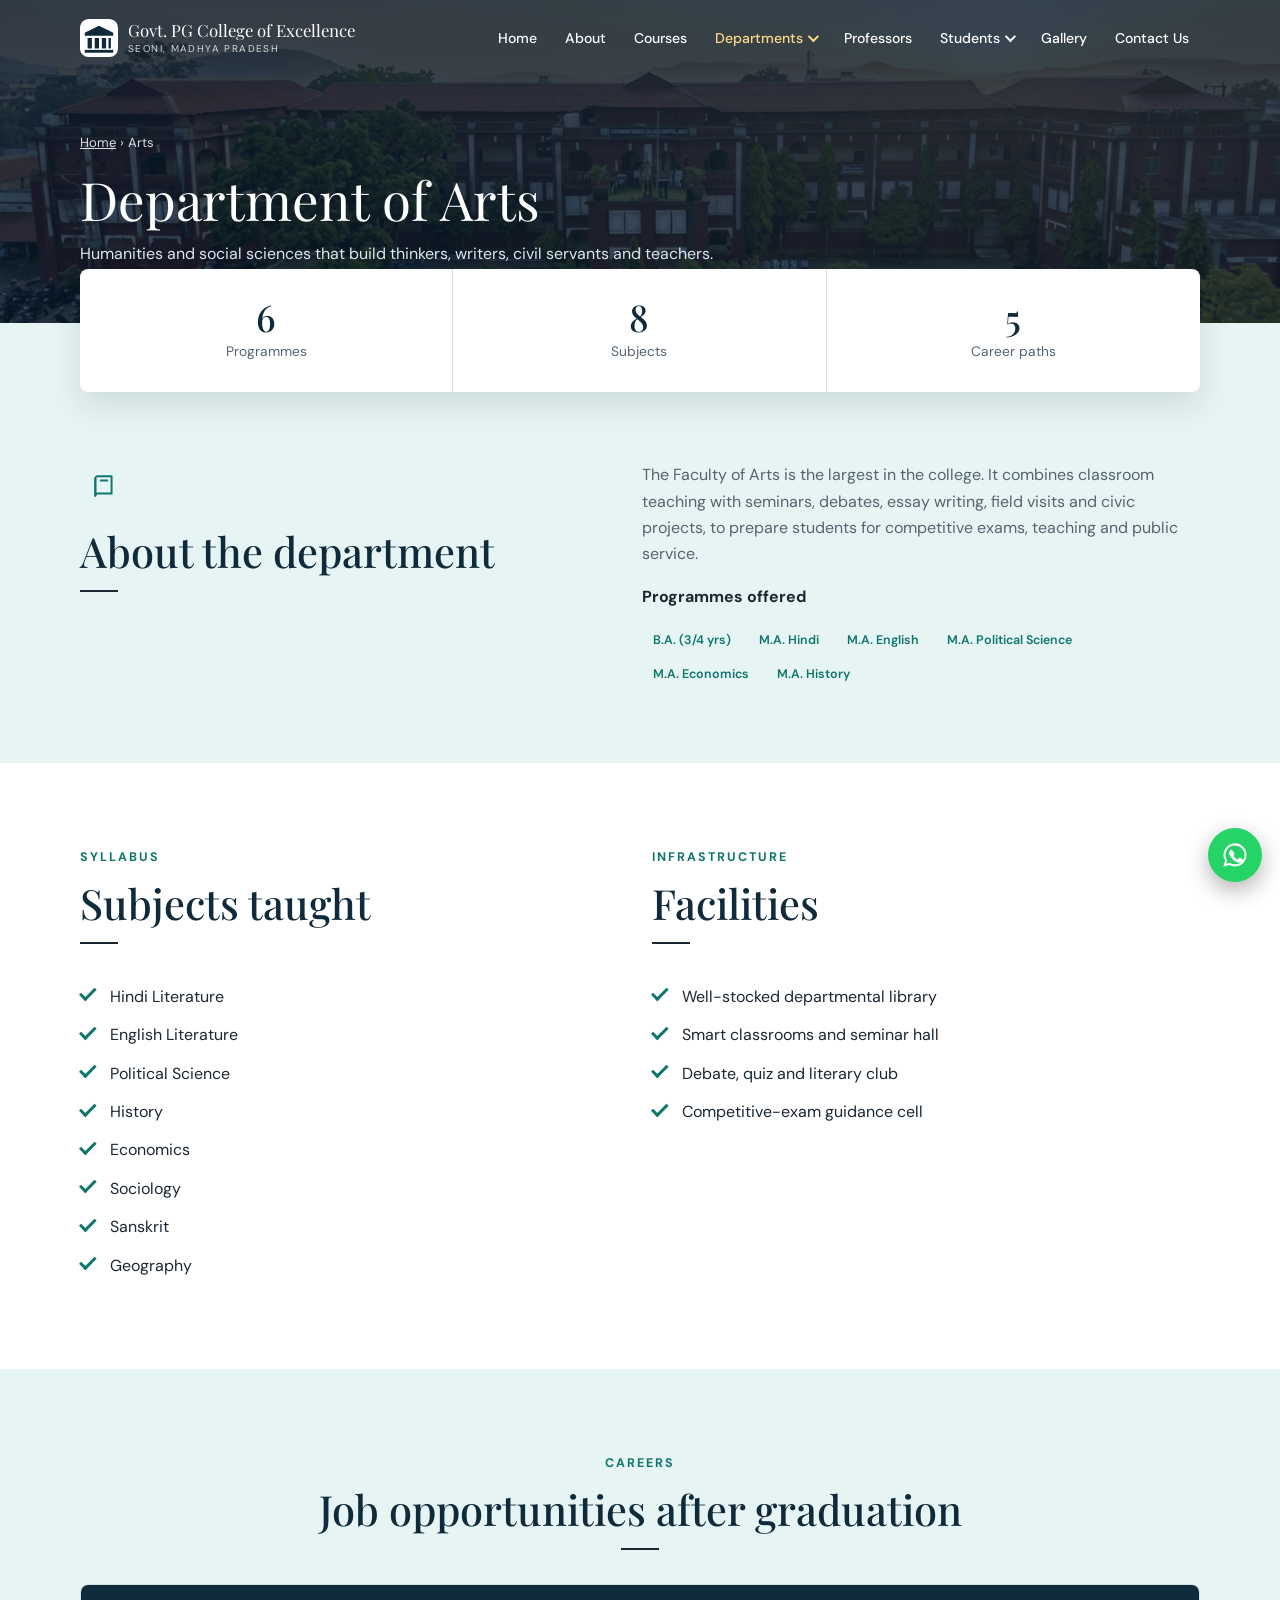
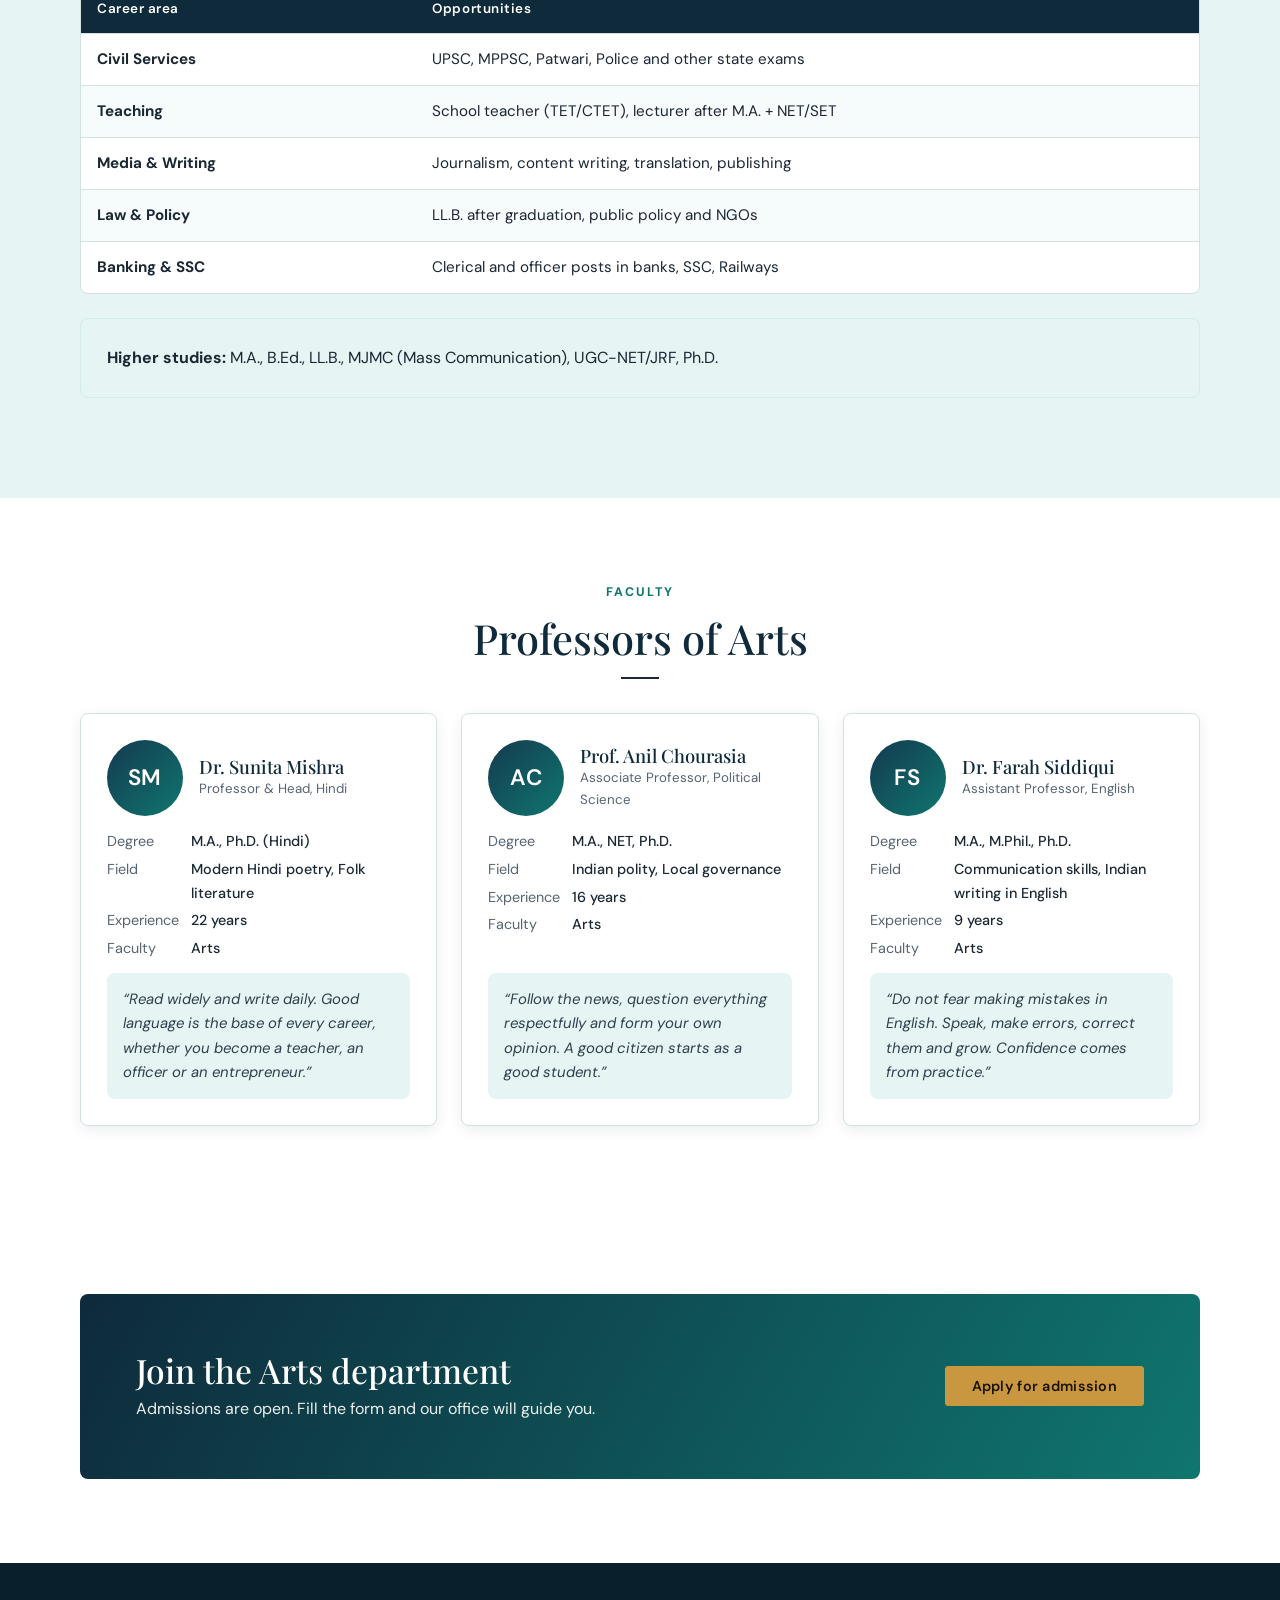
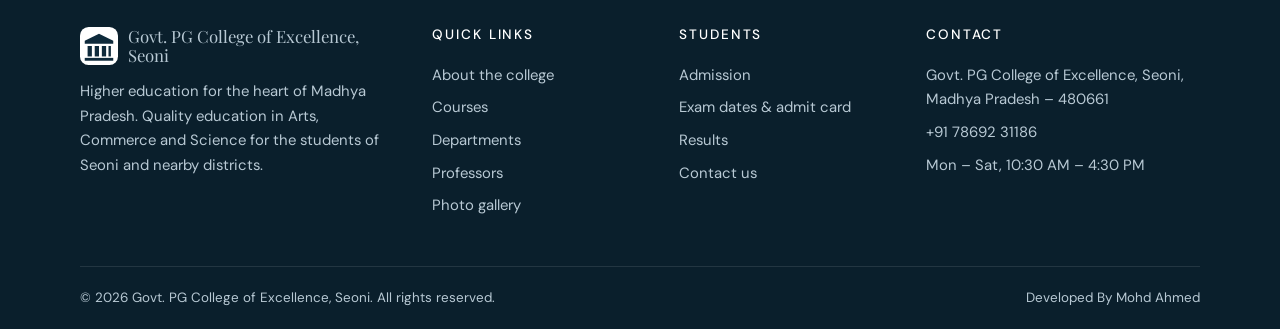
<file: department-arts.html>
<!DOCTYPE html>
<html lang="en" class="no-js">
<head>
<meta charset="utf-8">
<meta name="viewport" content="width=device-width, initial-scale=1">
<title>Department of Arts | Govt. PG College of Excellence, Seoni</title>
<meta name="description" content="Department of Arts at Govt. PG College of Excellence, Seoni: subjects, programmes, faculty and job opportunities.">
<meta name="theme-color" content="#0e2a3b">
<meta property="og:title" content="Department of Arts | Govt. PG College of Excellence, Seoni">
<meta property="og:description" content="Department of Arts at Govt. PG College of Excellence, Seoni: subjects, programmes, faculty and job opportunities.">
<meta property="og:type" content="website">
<link rel="icon" href="assets/img/favicon.svg" type="image/svg+xml">
<link rel="preconnect" href="https://fonts.googleapis.com">
<link rel="preconnect" href="https://fonts.gstatic.com" crossorigin>
<link rel="stylesheet" href="https://fonts.googleapis.com/css2?family=DM+Sans:wght@400;500;600;700&amp;family=Playfair+Display:wght@400;500&amp;display=swap" media="print" onload="this.media='all'">
<noscript><link rel="stylesheet" href="https://fonts.googleapis.com/css2?family=DM+Sans:wght@400;500;600;700&amp;family=Playfair+Display:wght@400;500&amp;display=swap"></noscript>
<link rel="stylesheet" href="assets/css/style.css">
</head>
<body>
<a class="skip" href="#main">Skip to content</a>
<header class="site-header"><div class="container header-inner">
<a class="brand" href="index.html" aria-label="Govt. PG College of Excellence, Seoni home"><svg viewBox="0 0 40 40" aria-hidden="true"><rect width="40" height="40" rx="9" fill="#fff"/><path d="M20 7 5 14.5v3h30v-3z" fill="#0e2a3b"/><g fill="#0e2a3b"><rect x="8" y="20" width="4.5" height="11"/><rect x="15.5" y="20" width="4.5" height="11"/><rect x="23" y="20" width="4.5" height="11"/><rect x="30" y="20" width="2.5" height="11"/><rect x="5" y="32.5" width="30" height="3"/></g></svg><span class="brand-text">Govt. PG College of Excellence<small>Seoni, Madhya Pradesh</small></span></a>
<button class="nav-toggle" type="button" aria-expanded="false" aria-controls="site-nav" aria-label="Open menu"><span></span></button>
<nav id="site-nav" aria-label="Main"><ul class="nav-list"><li><a href="index.html">Home</a></li><li><a href="about.html">About</a></li><li><a href="courses.html">Courses</a></li><li class="has-sub active"><button class="nav-link" type="button" aria-expanded="false" aria-haspopup="true">Departments<span class="caret"></span></button><ul class="submenu"><li><a href="departments.html">All Departments</a></li><li><a href="department-arts.html" aria-current="page">Arts</a></li><li><a href="department-commerce.html">Commerce</a></li><li><a href="department-science.html">Science</a></li></ul></li><li><a href="professors.html">Professors</a></li><li class="has-sub"><button class="nav-link" type="button" aria-expanded="false" aria-haspopup="true">Students<span class="caret"></span></button><ul class="submenu"><li><a href="admission.html">Admission</a></li><li><a href="exam.html">Exam</a></li><li><a href="result.html">Result</a></li></ul></li><li><a href="gallery.html">Gallery</a></li><li><a href="contact.html">Contact Us</a></li></ul></nav>
</div></header>
<section class="page-hero"><img class="hero-bg" src="assets/img/hero.jpg" alt="" width="1600" height="900" decoding="async"><div class="page-hero-inner"><div class="crumbs"><a href="index.html">Home</a> &rsaquo; Arts</div><h1>Department of Arts</h1><p>Humanities and social sciences that build thinkers, writers, civil servants and teachers.</p></div></section>
<main id="main"><section class="section-mint"><div class="container"><div class="stats reveal" style="grid-template-columns:repeat(3,1fr)"><div class="stat"><b>6</b><span>Programmes</span></div><div class="stat"><b>8</b><span>Subjects</span></div><div class="stat"><b>5</b><span>Career paths</span></div></div>
<div class="split" style="margin:70px 0 0;padding-bottom:70px;align-items:start"><div class="reveal"><div class="icon"><svg viewBox="0 0 24 24" fill="none" stroke="currentColor" stroke-width="1.8" stroke-linecap="round" stroke-linejoin="round" aria-hidden="true"><path d="M4 5a2 2 0 0 1 2-2h13v16H6a2 2 0 0 0-2 2z"/><path d="M4 21V5"/><path d="M9 7h6"/></svg></div><h2 class="section-title h-line">About the department</h2></div><div class="reveal"><p class="muted">The Faculty of Arts is the largest in the college. It combines classroom teaching with seminars, debates, essay writing, field visits and civic projects, to prepare students for competitive exams, teaching and public service.</p><p><b>Programmes offered</b></p><div><span class="pill">B.A. (3/4 yrs)</span><span class="pill">M.A. Hindi</span><span class="pill">M.A. English</span><span class="pill">M.A. Political Science</span><span class="pill">M.A. Economics</span><span class="pill">M.A. History</span></div></div></div></div></section>
<section class="section"><div class="container"><div class="grid-2" style="align-items:start">
<div class="reveal"><div class="" style="margin-bottom:34px"><span class="eyebrow">Syllabus</span><h2 class="section-title h-line">Subjects taught</h2></div><ul class="check"><li>Hindi Literature</li><li>English Literature</li><li>Political Science</li><li>History</li><li>Economics</li><li>Sociology</li><li>Sanskrit</li><li>Geography</li></ul></div>
<div class="reveal"><div class="" style="margin-bottom:34px"><span class="eyebrow">Infrastructure</span><h2 class="section-title h-line">Facilities</h2></div><ul class="check"><li>Well-stocked departmental library</li><li>Smart classrooms and seminar hall</li><li>Debate, quiz and literary club</li><li>Competitive-exam guidance cell</li></ul></div></div></div></section>
<section class="section section-mint"><div class="container"><div class="center " style="margin-bottom:34px"><span class="eyebrow">Careers</span><h2 class="section-title h-line">Job opportunities after graduation</h2></div><div class="table-wrap table-sm reveal"><table><thead><tr><th style="width:30%">Career area</th><th>Opportunities</th></tr></thead><tbody><tr><td><b>Civil Services</b></td><td>UPSC, MPPSC, Patwari, Police and other state exams</td></tr><tr><td><b>Teaching</b></td><td>School teacher (TET/CTET), lecturer after M.A. + NET/SET</td></tr><tr><td><b>Media & Writing</b></td><td>Journalism, content writing, translation, publishing</td></tr><tr><td><b>Law & Policy</b></td><td>LL.B. after graduation, public policy and NGOs</td></tr><tr><td><b>Banking & SSC</b></td><td>Clerical and officer posts in banks, SSC, Railways</td></tr></tbody></table></div><p class="callout reveal" style="margin-top:24px"><b>Higher studies:</b> M.A., B.Ed., LL.B., MJMC (Mass Communication), UGC-NET/JRF, Ph.D.</p></div></section>
<section class="section"><div class="container"><div class="center " style="margin-bottom:34px"><span class="eyebrow">Faculty</span><h2 class="section-title h-line">Professors of Arts</h2></div><div class="grid-3"><article class="card prof reveal" data-cat="arts"><div class="prof-head"><span class="avatar lg">SM</span><div><h3>Dr. Sunita Mishra</h3><small>Professor &amp; Head, Hindi</small></div></div><dl><dt>Degree</dt><dd>M.A., Ph.D. (Hindi)</dd><dt>Field</dt><dd>Modern Hindi poetry, Folk literature</dd><dt>Experience</dt><dd>22 years</dd><dt>Faculty</dt><dd>Arts</dd></dl><blockquote>&ldquo;Read widely and write daily. Good language is the base of every career, whether you become a teacher, an officer or an entrepreneur.&rdquo;</blockquote></article><article class="card prof reveal" data-cat="arts"><div class="prof-head"><span class="avatar lg">AC</span><div><h3>Prof. Anil Chourasia</h3><small>Associate Professor, Political Science</small></div></div><dl><dt>Degree</dt><dd>M.A., NET, Ph.D.</dd><dt>Field</dt><dd>Indian polity, Local governance</dd><dt>Experience</dt><dd>16 years</dd><dt>Faculty</dt><dd>Arts</dd></dl><blockquote>&ldquo;Follow the news, question everything respectfully and form your own opinion. A good citizen starts as a good student.&rdquo;</blockquote></article><article class="card prof reveal" data-cat="arts"><div class="prof-head"><span class="avatar lg">FS</span><div><h3>Dr. Farah Siddiqui</h3><small>Assistant Professor, English</small></div></div><dl><dt>Degree</dt><dd>M.A., M.Phil., Ph.D.</dd><dt>Field</dt><dd>Communication skills, Indian writing in English</dd><dt>Experience</dt><dd>9 years</dd><dt>Faculty</dt><dd>Arts</dd></dl><blockquote>&ldquo;Do not fear making mistakes in English. Speak, make errors, correct them and grow. Confidence comes from practice.&rdquo;</blockquote></article></div></div></section>
<section class="section"><div class="container"><div class="cta reveal"><div><h2>Join the Arts department</h2><p>Admissions are open. Fill the form and our office will guide you.</p></div><a class="btn btn-gold" href="admission.html">Apply for admission</a></div></div></section></main>
<footer class="site-footer"><div class="container"><div class="footer-grid">
<div><a class="brand" href="index.html" style="margin-bottom:14px"><svg viewBox="0 0 40 40" aria-hidden="true"><rect width="40" height="40" rx="9" fill="#fff"/><path d="M20 7 5 14.5v3h30v-3z" fill="#0e2a3b"/><g fill="#0e2a3b"><rect x="8" y="20" width="4.5" height="11"/><rect x="15.5" y="20" width="4.5" height="11"/><rect x="23" y="20" width="4.5" height="11"/><rect x="30" y="20" width="2.5" height="11"/><rect x="5" y="32.5" width="30" height="3"/></g></svg><span class="brand-text">Govt. PG College of Excellence, Seoni</span></a><p>Higher education for the heart of Madhya Pradesh. Quality education in Arts, Commerce and Science for the students of Seoni and nearby districts.</p></div>
<div><h4>Quick links</h4><ul><li><a href="about.html">About the college</a></li><li><a href="courses.html">Courses</a></li><li><a href="departments.html">Departments</a></li><li><a href="professors.html">Professors</a></li><li><a href="gallery.html">Photo gallery</a></li></ul></div>
<div><h4>Students</h4><ul><li><a href="admission.html">Admission</a></li><li><a href="exam.html">Exam dates &amp; admit card</a></li><li><a href="result.html">Results</a></li><li><a href="contact.html">Contact us</a></li></ul></div>
<div><h4>Contact</h4><ul><li>Govt. PG College of Excellence, Seoni, Madhya Pradesh – 480661</li><li><a href="tel:+917869231186">+91 78692 31186</a></li><li>Mon – Sat, 10:30 AM – 4:30 PM</li></ul></div>
</div><div class="footer-bottom"><span>&copy; <span data-year>2026</span> Govt. PG College of Excellence, Seoni. All rights reserved.</span><span><a href="https://mdahmd.github.io/ahmed" target="_blank" rel="noopener">Developed By Mohd Ahmed</a></span></div></div></footer>
<a class="wa-fab" aria-label="Chat on WhatsApp" href="#" target="_blank" rel="noopener"><svg viewBox="0 0 24 24" fill="currentColor" aria-hidden="true"><path d="M12.04 2a9.9 9.9 0 0 0-8.5 14.9L2 22l5.2-1.4A9.9 9.9 0 1 0 12.04 2zm0 1.8a8.1 8.1 0 1 1-4.2 15l-.3-.2-3 .8.8-2.9-.2-.3a8.1 8.1 0 0 1 6.9-12.4zM8.7 7.6c-.2 0-.5.1-.7.4-.3.3-1 1-1 2.4s1 2.8 1.2 3c.1.2 2 3.1 4.9 4.3 2.4 1 2.9.8 3.4.7.5 0 1.7-.7 1.9-1.4.2-.7.2-1.3.2-1.4l-.5-.3-1.9-.9c-.3-.1-.5-.1-.7.1l-.9 1.1c-.2.2-.3.2-.6.1a6.6 6.6 0 0 1-3.2-2.8c-.2-.4.2-.4.7-1.3.1-.2 0-.4 0-.5l-.9-2.1c-.2-.5-.4-.5-.6-.5z"/></svg></a>
<script src="assets/js/config.js"></script>
<script src="assets/js/main.js" defer></script>

</body>
</html>
</file>
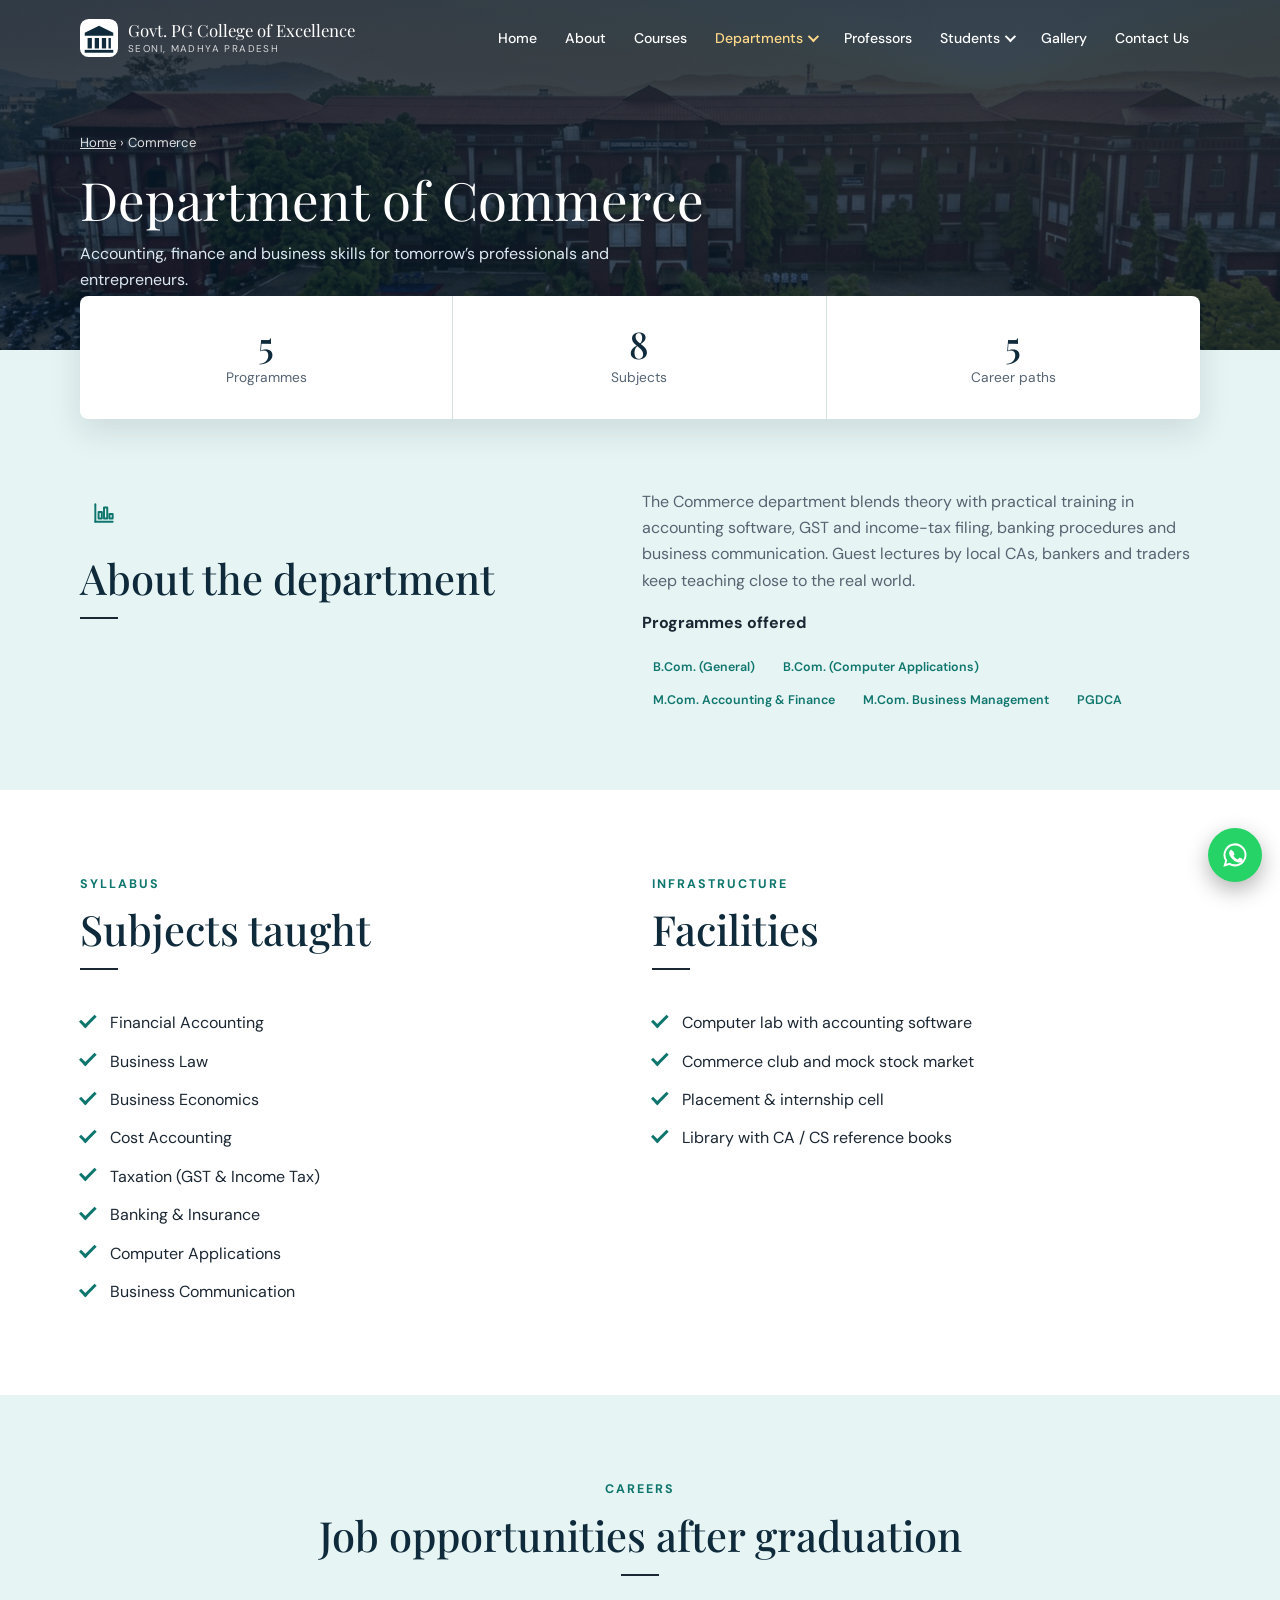
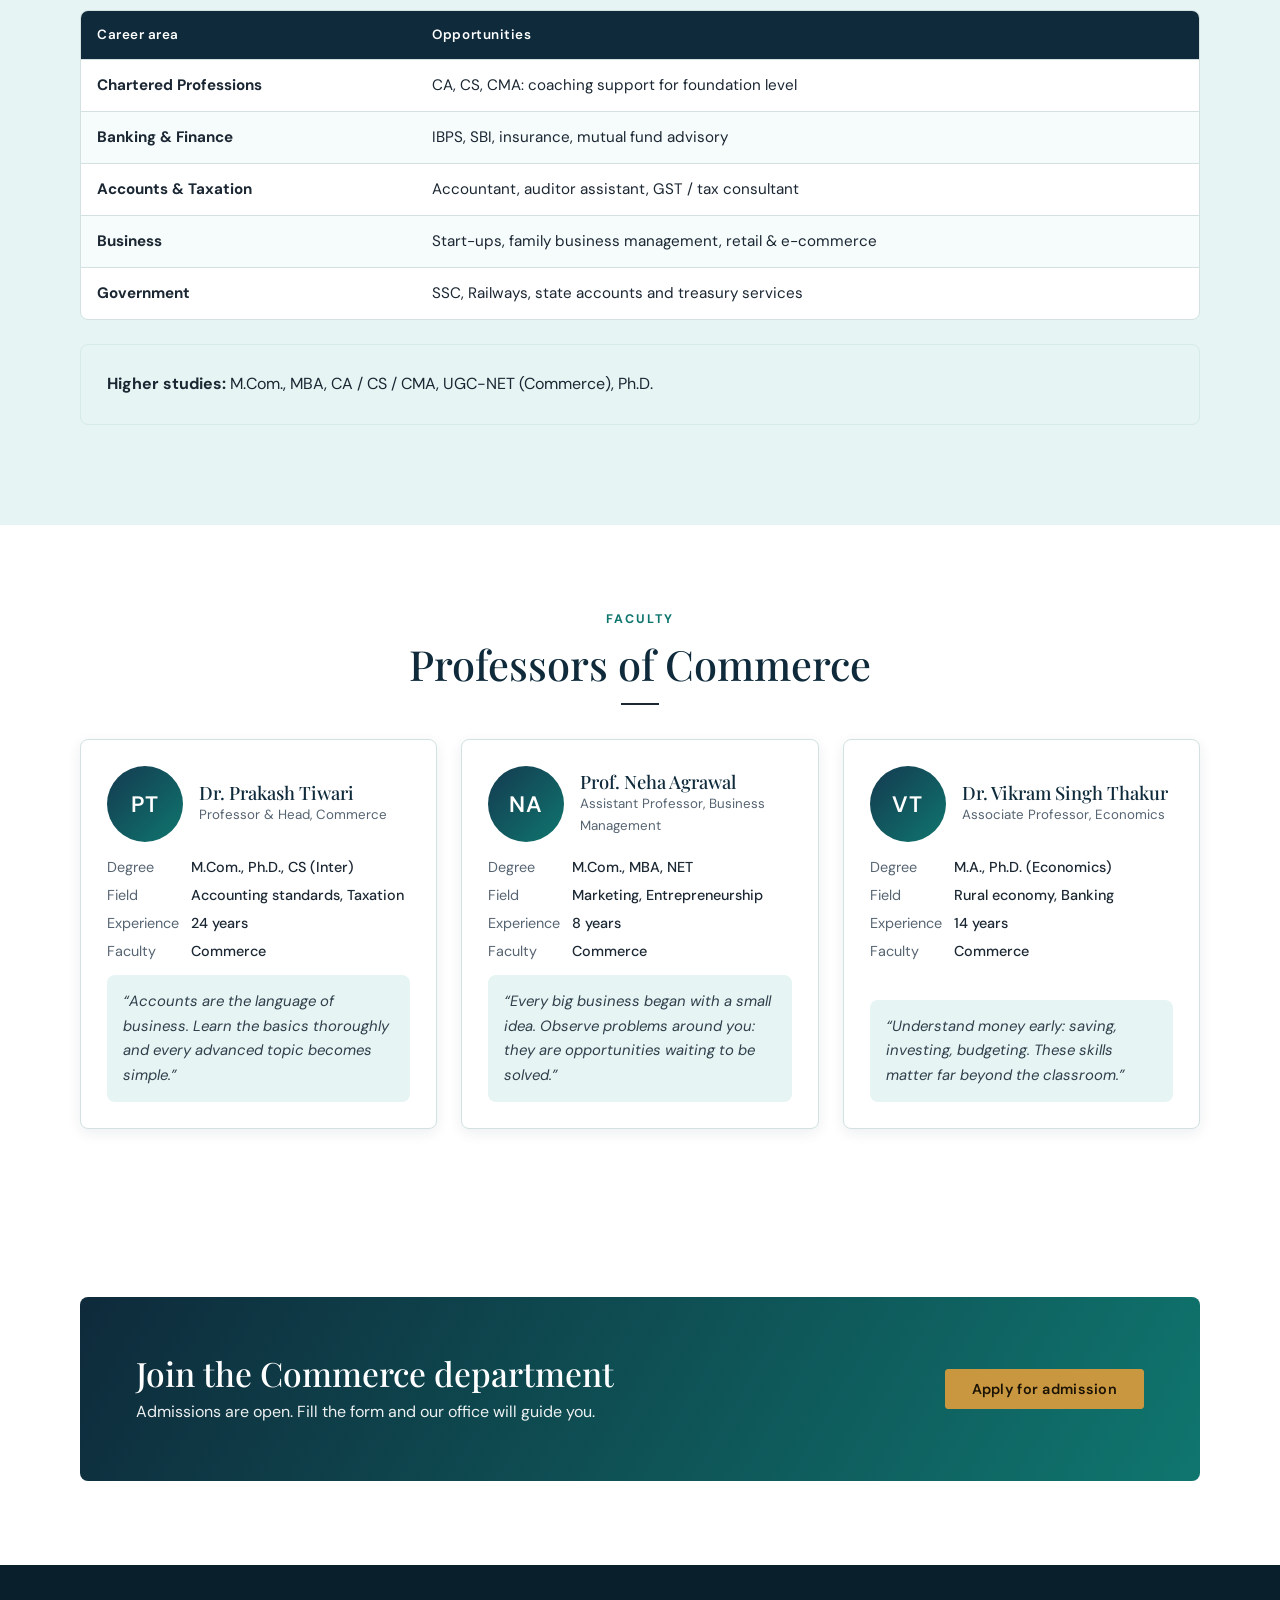
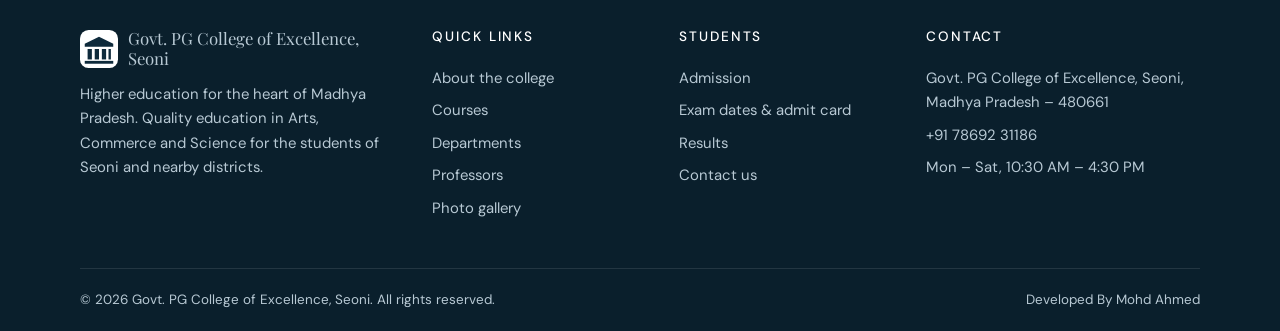
<file: department-commerce.html>
<!DOCTYPE html>
<html lang="en" class="no-js">
<head>
<meta charset="utf-8">
<meta name="viewport" content="width=device-width, initial-scale=1">
<title>Department of Commerce | Govt. PG College of Excellence, Seoni</title>
<meta name="description" content="Department of Commerce at Govt. PG College of Excellence, Seoni: subjects, programmes, faculty and job opportunities.">
<meta name="theme-color" content="#0e2a3b">
<meta property="og:title" content="Department of Commerce | Govt. PG College of Excellence, Seoni">
<meta property="og:description" content="Department of Commerce at Govt. PG College of Excellence, Seoni: subjects, programmes, faculty and job opportunities.">
<meta property="og:type" content="website">
<link rel="icon" href="assets/img/favicon.svg" type="image/svg+xml">
<link rel="preconnect" href="https://fonts.googleapis.com">
<link rel="preconnect" href="https://fonts.gstatic.com" crossorigin>
<link rel="stylesheet" href="https://fonts.googleapis.com/css2?family=DM+Sans:wght@400;500;600;700&amp;family=Playfair+Display:wght@400;500&amp;display=swap" media="print" onload="this.media='all'">
<noscript><link rel="stylesheet" href="https://fonts.googleapis.com/css2?family=DM+Sans:wght@400;500;600;700&amp;family=Playfair+Display:wght@400;500&amp;display=swap"></noscript>
<link rel="stylesheet" href="assets/css/style.css">
</head>
<body>
<a class="skip" href="#main">Skip to content</a>
<header class="site-header"><div class="container header-inner">
<a class="brand" href="index.html" aria-label="Govt. PG College of Excellence, Seoni home"><svg viewBox="0 0 40 40" aria-hidden="true"><rect width="40" height="40" rx="9" fill="#fff"/><path d="M20 7 5 14.5v3h30v-3z" fill="#0e2a3b"/><g fill="#0e2a3b"><rect x="8" y="20" width="4.5" height="11"/><rect x="15.5" y="20" width="4.5" height="11"/><rect x="23" y="20" width="4.5" height="11"/><rect x="30" y="20" width="2.5" height="11"/><rect x="5" y="32.5" width="30" height="3"/></g></svg><span class="brand-text">Govt. PG College of Excellence<small>Seoni, Madhya Pradesh</small></span></a>
<button class="nav-toggle" type="button" aria-expanded="false" aria-controls="site-nav" aria-label="Open menu"><span></span></button>
<nav id="site-nav" aria-label="Main"><ul class="nav-list"><li><a href="index.html">Home</a></li><li><a href="about.html">About</a></li><li><a href="courses.html">Courses</a></li><li class="has-sub active"><button class="nav-link" type="button" aria-expanded="false" aria-haspopup="true">Departments<span class="caret"></span></button><ul class="submenu"><li><a href="departments.html">All Departments</a></li><li><a href="department-arts.html">Arts</a></li><li><a href="department-commerce.html" aria-current="page">Commerce</a></li><li><a href="department-science.html">Science</a></li></ul></li><li><a href="professors.html">Professors</a></li><li class="has-sub"><button class="nav-link" type="button" aria-expanded="false" aria-haspopup="true">Students<span class="caret"></span></button><ul class="submenu"><li><a href="admission.html">Admission</a></li><li><a href="exam.html">Exam</a></li><li><a href="result.html">Result</a></li></ul></li><li><a href="gallery.html">Gallery</a></li><li><a href="contact.html">Contact Us</a></li></ul></nav>
</div></header>
<section class="page-hero"><img class="hero-bg" src="assets/img/hero.jpg" alt="" width="1600" height="900" decoding="async"><div class="page-hero-inner"><div class="crumbs"><a href="index.html">Home</a> &rsaquo; Commerce</div><h1>Department of Commerce</h1><p>Accounting, finance and business skills for tomorrow’s professionals and entrepreneurs.</p></div></section>
<main id="main"><section class="section-mint"><div class="container"><div class="stats reveal" style="grid-template-columns:repeat(3,1fr)"><div class="stat"><b>5</b><span>Programmes</span></div><div class="stat"><b>8</b><span>Subjects</span></div><div class="stat"><b>5</b><span>Career paths</span></div></div>
<div class="split" style="margin:70px 0 0;padding-bottom:70px;align-items:start"><div class="reveal"><div class="icon"><svg viewBox="0 0 24 24" fill="none" stroke="currentColor" stroke-width="1.8" stroke-linecap="round" stroke-linejoin="round" aria-hidden="true"><path d="M4 20V4"/><path d="M4 20h16"/><rect x="7" y="11" width="3" height="6"/><rect x="12" y="7" width="3" height="10"/><rect x="17" y="13" width="3" height="4"/></svg></div><h2 class="section-title h-line">About the department</h2></div><div class="reveal"><p class="muted">The Commerce department blends theory with practical training in accounting software, GST and income-tax filing, banking procedures and business communication. Guest lectures by local CAs, bankers and traders keep teaching close to the real world.</p><p><b>Programmes offered</b></p><div><span class="pill">B.Com. (General)</span><span class="pill">B.Com. (Computer Applications)</span><span class="pill">M.Com. Accounting & Finance</span><span class="pill">M.Com. Business Management</span><span class="pill">PGDCA</span></div></div></div></div></section>
<section class="section"><div class="container"><div class="grid-2" style="align-items:start">
<div class="reveal"><div class="" style="margin-bottom:34px"><span class="eyebrow">Syllabus</span><h2 class="section-title h-line">Subjects taught</h2></div><ul class="check"><li>Financial Accounting</li><li>Business Law</li><li>Business Economics</li><li>Cost Accounting</li><li>Taxation (GST & Income Tax)</li><li>Banking & Insurance</li><li>Computer Applications</li><li>Business Communication</li></ul></div>
<div class="reveal"><div class="" style="margin-bottom:34px"><span class="eyebrow">Infrastructure</span><h2 class="section-title h-line">Facilities</h2></div><ul class="check"><li>Computer lab with accounting software</li><li>Commerce club and mock stock market</li><li>Placement & internship cell</li><li>Library with CA / CS reference books</li></ul></div></div></div></section>
<section class="section section-mint"><div class="container"><div class="center " style="margin-bottom:34px"><span class="eyebrow">Careers</span><h2 class="section-title h-line">Job opportunities after graduation</h2></div><div class="table-wrap table-sm reveal"><table><thead><tr><th style="width:30%">Career area</th><th>Opportunities</th></tr></thead><tbody><tr><td><b>Chartered Professions</b></td><td>CA, CS, CMA: coaching support for foundation level</td></tr><tr><td><b>Banking & Finance</b></td><td>IBPS, SBI, insurance, mutual fund advisory</td></tr><tr><td><b>Accounts & Taxation</b></td><td>Accountant, auditor assistant, GST / tax consultant</td></tr><tr><td><b>Business</b></td><td>Start-ups, family business management, retail & e-commerce</td></tr><tr><td><b>Government</b></td><td>SSC, Railways, state accounts and treasury services</td></tr></tbody></table></div><p class="callout reveal" style="margin-top:24px"><b>Higher studies:</b> M.Com., MBA, CA / CS / CMA, UGC-NET (Commerce), Ph.D.</p></div></section>
<section class="section"><div class="container"><div class="center " style="margin-bottom:34px"><span class="eyebrow">Faculty</span><h2 class="section-title h-line">Professors of Commerce</h2></div><div class="grid-3"><article class="card prof reveal" data-cat="commerce"><div class="prof-head"><span class="avatar lg">PT</span><div><h3>Dr. Prakash Tiwari</h3><small>Professor &amp; Head, Commerce</small></div></div><dl><dt>Degree</dt><dd>M.Com., Ph.D., CS (Inter)</dd><dt>Field</dt><dd>Accounting standards, Taxation</dd><dt>Experience</dt><dd>24 years</dd><dt>Faculty</dt><dd>Commerce</dd></dl><blockquote>&ldquo;Accounts are the language of business. Learn the basics thoroughly and every advanced topic becomes simple.&rdquo;</blockquote></article><article class="card prof reveal" data-cat="commerce"><div class="prof-head"><span class="avatar lg">NA</span><div><h3>Prof. Neha Agrawal</h3><small>Assistant Professor, Business Management</small></div></div><dl><dt>Degree</dt><dd>M.Com., MBA, NET</dd><dt>Field</dt><dd>Marketing, Entrepreneurship</dd><dt>Experience</dt><dd>8 years</dd><dt>Faculty</dt><dd>Commerce</dd></dl><blockquote>&ldquo;Every big business began with a small idea. Observe problems around you: they are opportunities waiting to be solved.&rdquo;</blockquote></article><article class="card prof reveal" data-cat="commerce"><div class="prof-head"><span class="avatar lg">VT</span><div><h3>Dr. Vikram Singh Thakur</h3><small>Associate Professor, Economics</small></div></div><dl><dt>Degree</dt><dd>M.A., Ph.D. (Economics)</dd><dt>Field</dt><dd>Rural economy, Banking</dd><dt>Experience</dt><dd>14 years</dd><dt>Faculty</dt><dd>Commerce</dd></dl><blockquote>&ldquo;Understand money early: saving, investing, budgeting. These skills matter far beyond the classroom.&rdquo;</blockquote></article></div></div></section>
<section class="section"><div class="container"><div class="cta reveal"><div><h2>Join the Commerce department</h2><p>Admissions are open. Fill the form and our office will guide you.</p></div><a class="btn btn-gold" href="admission.html">Apply for admission</a></div></div></section></main>
<footer class="site-footer"><div class="container"><div class="footer-grid">
<div><a class="brand" href="index.html" style="margin-bottom:14px"><svg viewBox="0 0 40 40" aria-hidden="true"><rect width="40" height="40" rx="9" fill="#fff"/><path d="M20 7 5 14.5v3h30v-3z" fill="#0e2a3b"/><g fill="#0e2a3b"><rect x="8" y="20" width="4.5" height="11"/><rect x="15.5" y="20" width="4.5" height="11"/><rect x="23" y="20" width="4.5" height="11"/><rect x="30" y="20" width="2.5" height="11"/><rect x="5" y="32.5" width="30" height="3"/></g></svg><span class="brand-text">Govt. PG College of Excellence, Seoni</span></a><p>Higher education for the heart of Madhya Pradesh. Quality education in Arts, Commerce and Science for the students of Seoni and nearby districts.</p></div>
<div><h4>Quick links</h4><ul><li><a href="about.html">About the college</a></li><li><a href="courses.html">Courses</a></li><li><a href="departments.html">Departments</a></li><li><a href="professors.html">Professors</a></li><li><a href="gallery.html">Photo gallery</a></li></ul></div>
<div><h4>Students</h4><ul><li><a href="admission.html">Admission</a></li><li><a href="exam.html">Exam dates &amp; admit card</a></li><li><a href="result.html">Results</a></li><li><a href="contact.html">Contact us</a></li></ul></div>
<div><h4>Contact</h4><ul><li>Govt. PG College of Excellence, Seoni, Madhya Pradesh – 480661</li><li><a href="tel:+917869231186">+91 78692 31186</a></li><li>Mon – Sat, 10:30 AM – 4:30 PM</li></ul></div>
</div><div class="footer-bottom"><span>&copy; <span data-year>2026</span> Govt. PG College of Excellence, Seoni. All rights reserved.</span><span><a href="https://mdahmd.github.io/ahmed" target="_blank" rel="noopener">Developed By Mohd Ahmed</a></span></div></div></footer>
<a class="wa-fab" aria-label="Chat on WhatsApp" href="#" target="_blank" rel="noopener"><svg viewBox="0 0 24 24" fill="currentColor" aria-hidden="true"><path d="M12.04 2a9.9 9.9 0 0 0-8.5 14.9L2 22l5.2-1.4A9.9 9.9 0 1 0 12.04 2zm0 1.8a8.1 8.1 0 1 1-4.2 15l-.3-.2-3 .8.8-2.9-.2-.3a8.1 8.1 0 0 1 6.9-12.4zM8.7 7.6c-.2 0-.5.1-.7.4-.3.3-1 1-1 2.4s1 2.8 1.2 3c.1.2 2 3.1 4.9 4.3 2.4 1 2.9.8 3.4.7.5 0 1.7-.7 1.9-1.4.2-.7.2-1.3.2-1.4l-.5-.3-1.9-.9c-.3-.1-.5-.1-.7.1l-.9 1.1c-.2.2-.3.2-.6.1a6.6 6.6 0 0 1-3.2-2.8c-.2-.4.2-.4.7-1.3.1-.2 0-.4 0-.5l-.9-2.1c-.2-.5-.4-.5-.6-.5z"/></svg></a>
<script src="assets/js/config.js"></script>
<script src="assets/js/main.js" defer></script>

</body>
</html>
</file>
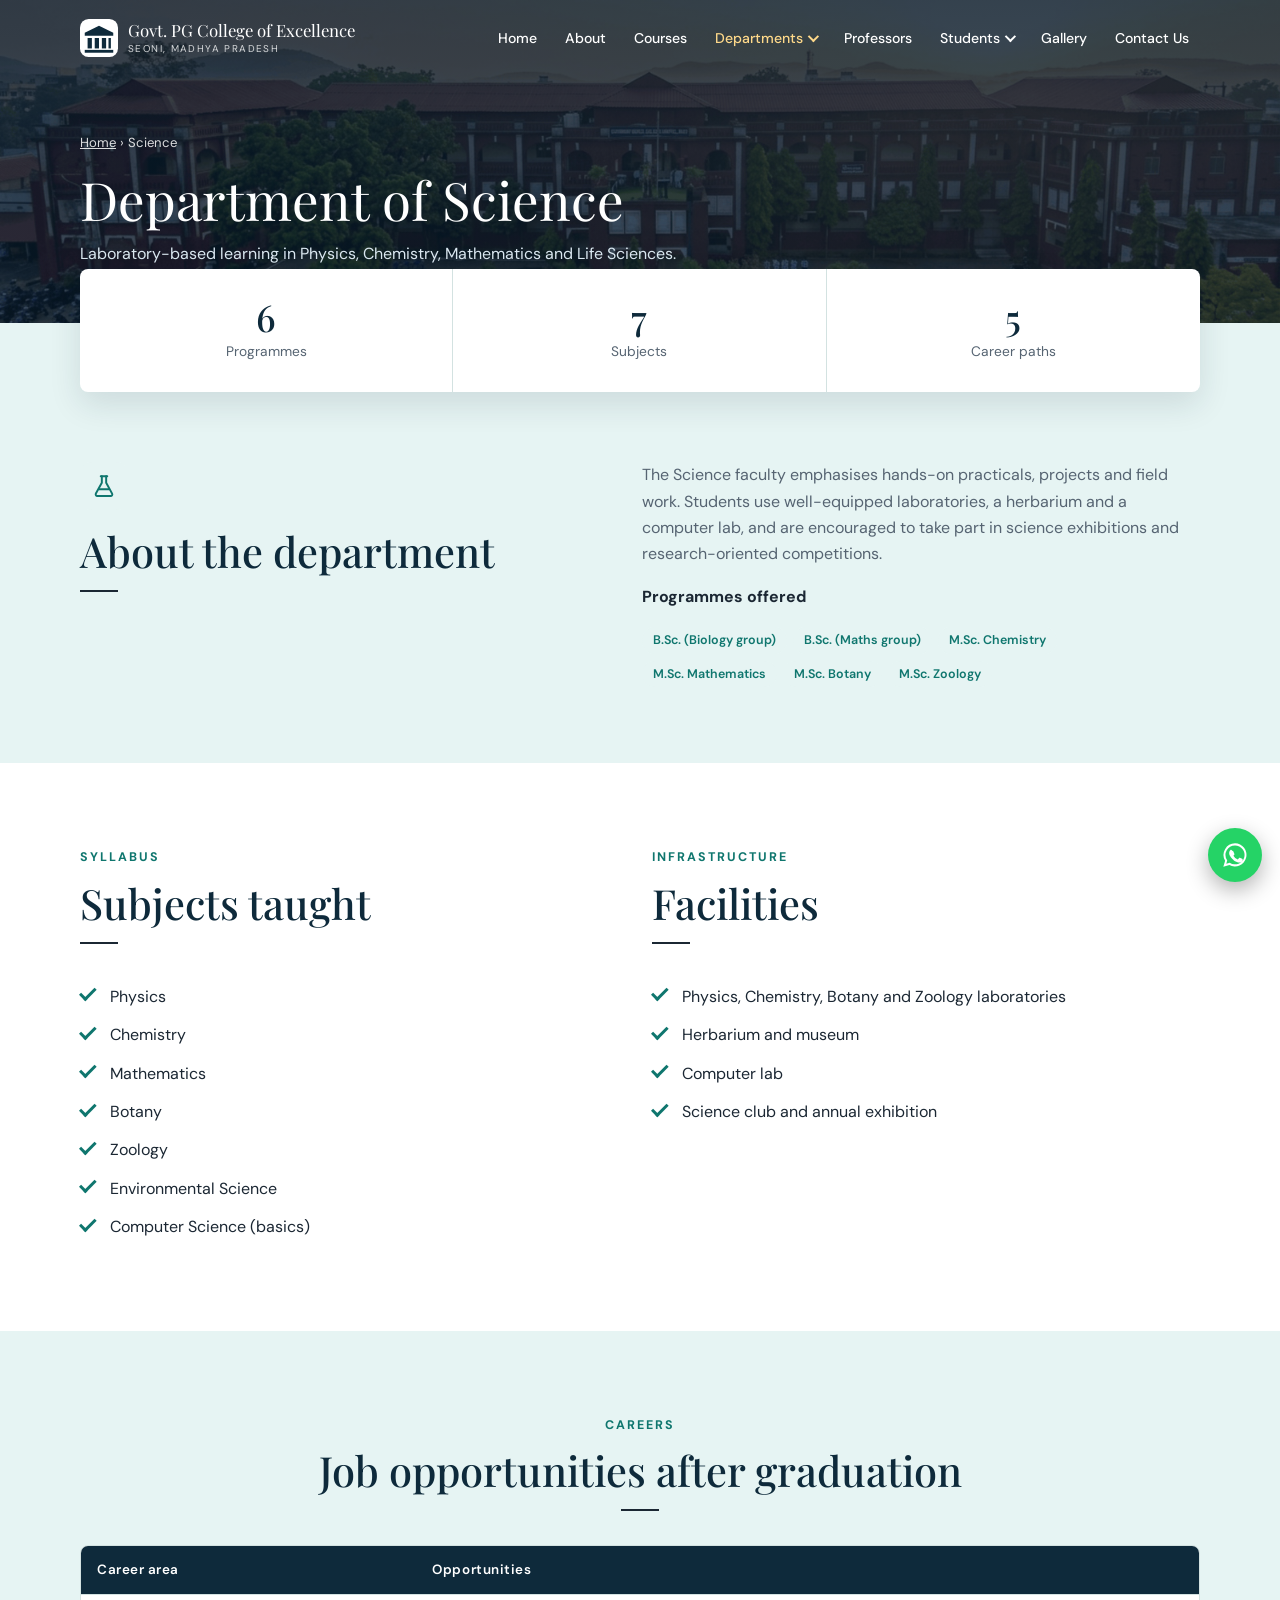
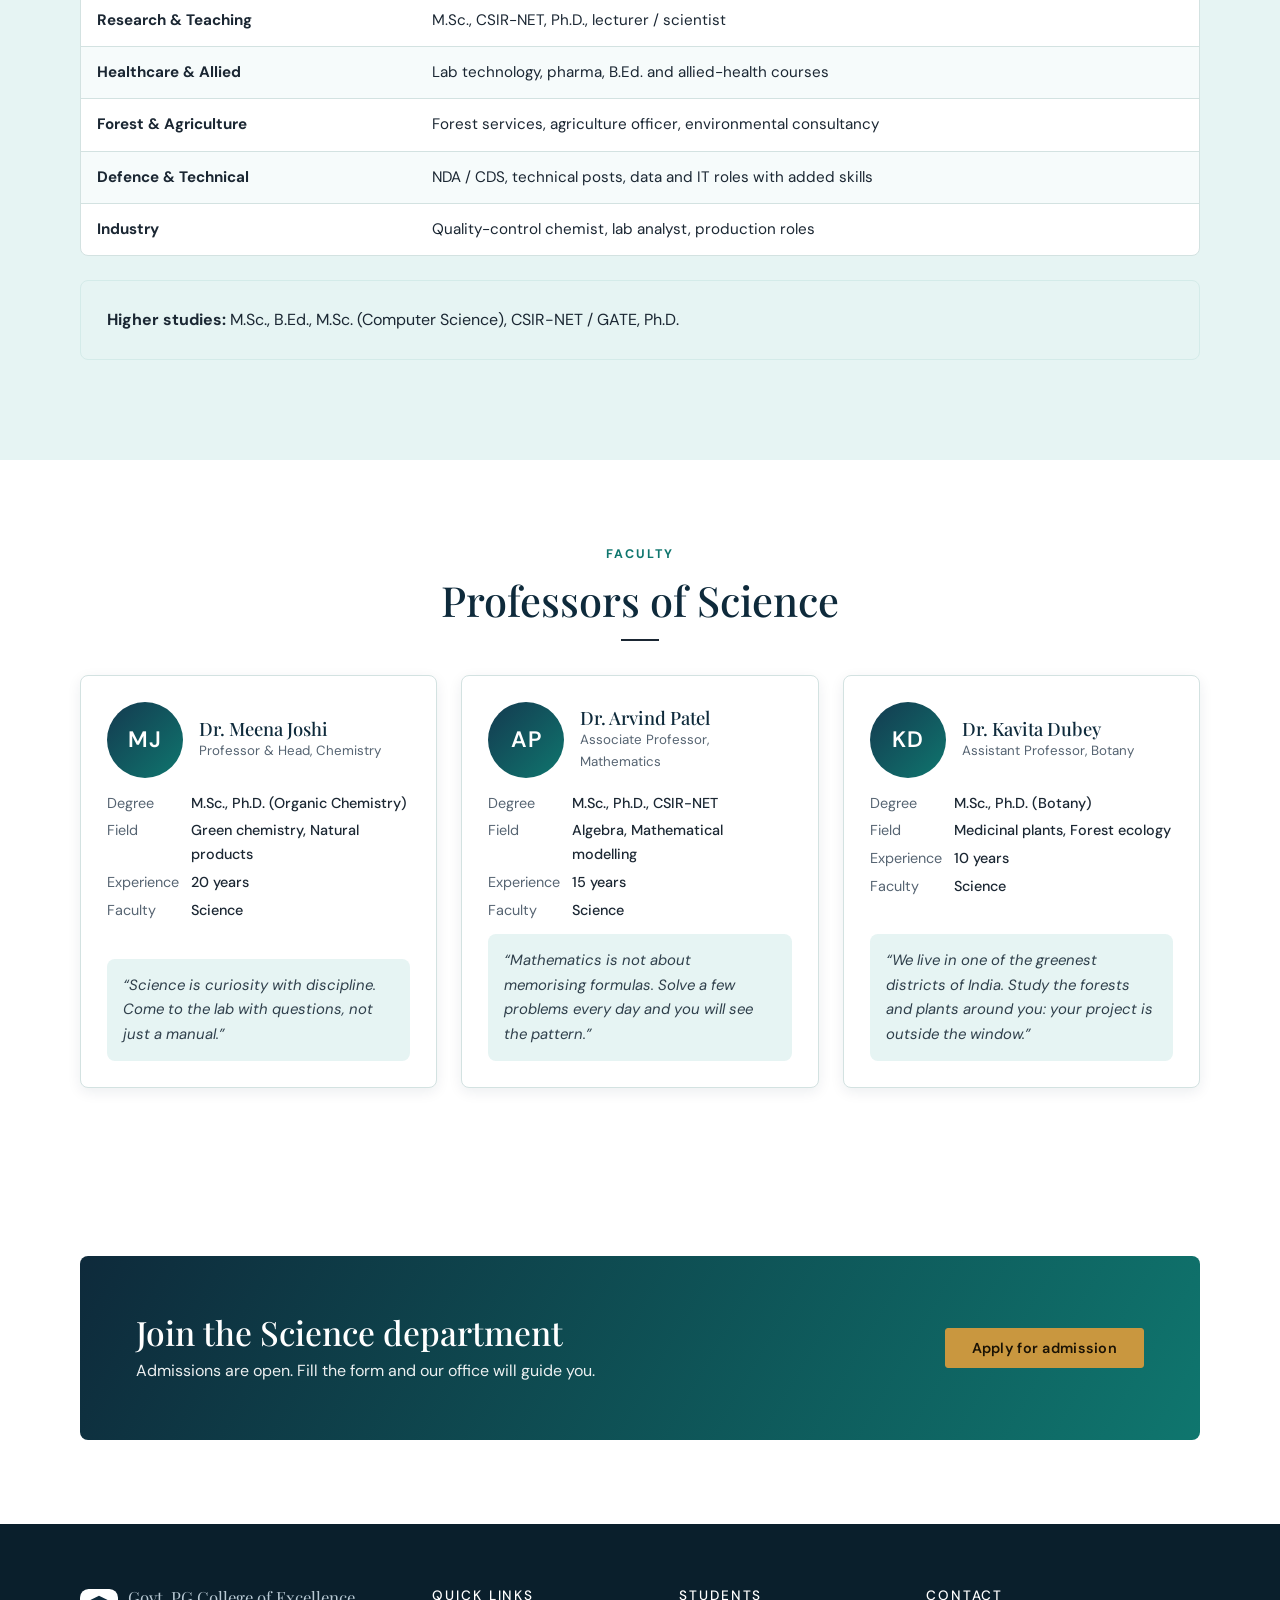
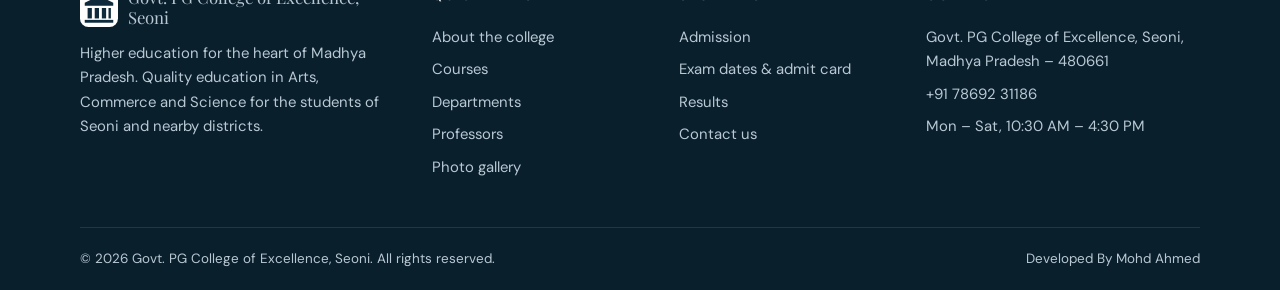
<file: department-science.html>
<!DOCTYPE html>
<html lang="en" class="no-js">
<head>
<meta charset="utf-8">
<meta name="viewport" content="width=device-width, initial-scale=1">
<title>Department of Science | Govt. PG College of Excellence, Seoni</title>
<meta name="description" content="Department of Science at Govt. PG College of Excellence, Seoni: subjects, programmes, faculty and job opportunities.">
<meta name="theme-color" content="#0e2a3b">
<meta property="og:title" content="Department of Science | Govt. PG College of Excellence, Seoni">
<meta property="og:description" content="Department of Science at Govt. PG College of Excellence, Seoni: subjects, programmes, faculty and job opportunities.">
<meta property="og:type" content="website">
<link rel="icon" href="assets/img/favicon.svg" type="image/svg+xml">
<link rel="preconnect" href="https://fonts.googleapis.com">
<link rel="preconnect" href="https://fonts.gstatic.com" crossorigin>
<link rel="stylesheet" href="https://fonts.googleapis.com/css2?family=DM+Sans:wght@400;500;600;700&amp;family=Playfair+Display:wght@400;500&amp;display=swap" media="print" onload="this.media='all'">
<noscript><link rel="stylesheet" href="https://fonts.googleapis.com/css2?family=DM+Sans:wght@400;500;600;700&amp;family=Playfair+Display:wght@400;500&amp;display=swap"></noscript>
<link rel="stylesheet" href="assets/css/style.css">
</head>
<body>
<a class="skip" href="#main">Skip to content</a>
<header class="site-header"><div class="container header-inner">
<a class="brand" href="index.html" aria-label="Govt. PG College of Excellence, Seoni home"><svg viewBox="0 0 40 40" aria-hidden="true"><rect width="40" height="40" rx="9" fill="#fff"/><path d="M20 7 5 14.5v3h30v-3z" fill="#0e2a3b"/><g fill="#0e2a3b"><rect x="8" y="20" width="4.5" height="11"/><rect x="15.5" y="20" width="4.5" height="11"/><rect x="23" y="20" width="4.5" height="11"/><rect x="30" y="20" width="2.5" height="11"/><rect x="5" y="32.5" width="30" height="3"/></g></svg><span class="brand-text">Govt. PG College of Excellence<small>Seoni, Madhya Pradesh</small></span></a>
<button class="nav-toggle" type="button" aria-expanded="false" aria-controls="site-nav" aria-label="Open menu"><span></span></button>
<nav id="site-nav" aria-label="Main"><ul class="nav-list"><li><a href="index.html">Home</a></li><li><a href="about.html">About</a></li><li><a href="courses.html">Courses</a></li><li class="has-sub active"><button class="nav-link" type="button" aria-expanded="false" aria-haspopup="true">Departments<span class="caret"></span></button><ul class="submenu"><li><a href="departments.html">All Departments</a></li><li><a href="department-arts.html">Arts</a></li><li><a href="department-commerce.html">Commerce</a></li><li><a href="department-science.html" aria-current="page">Science</a></li></ul></li><li><a href="professors.html">Professors</a></li><li class="has-sub"><button class="nav-link" type="button" aria-expanded="false" aria-haspopup="true">Students<span class="caret"></span></button><ul class="submenu"><li><a href="admission.html">Admission</a></li><li><a href="exam.html">Exam</a></li><li><a href="result.html">Result</a></li></ul></li><li><a href="gallery.html">Gallery</a></li><li><a href="contact.html">Contact Us</a></li></ul></nav>
</div></header>
<section class="page-hero"><img class="hero-bg" src="assets/img/hero.jpg" alt="" width="1600" height="900" decoding="async"><div class="page-hero-inner"><div class="crumbs"><a href="index.html">Home</a> &rsaquo; Science</div><h1>Department of Science</h1><p>Laboratory-based learning in Physics, Chemistry, Mathematics and Life Sciences.</p></div></section>
<main id="main"><section class="section-mint"><div class="container"><div class="stats reveal" style="grid-template-columns:repeat(3,1fr)"><div class="stat"><b>6</b><span>Programmes</span></div><div class="stat"><b>7</b><span>Subjects</span></div><div class="stat"><b>5</b><span>Career paths</span></div></div>
<div class="split" style="margin:70px 0 0;padding-bottom:70px;align-items:start"><div class="reveal"><div class="icon"><svg viewBox="0 0 24 24" fill="none" stroke="currentColor" stroke-width="1.8" stroke-linecap="round" stroke-linejoin="round" aria-hidden="true"><path d="M9 3h6"/><path d="M10 3v6L4.5 19a1.5 1.5 0 0 0 1.3 2.2h12.4a1.5 1.5 0 0 0 1.3-2.2L14 9V3"/><path d="M7.5 15h9"/></svg></div><h2 class="section-title h-line">About the department</h2></div><div class="reveal"><p class="muted">The Science faculty emphasises hands-on practicals, projects and field work. Students use well-equipped laboratories, a herbarium and a computer lab, and are encouraged to take part in science exhibitions and research-oriented competitions.</p><p><b>Programmes offered</b></p><div><span class="pill">B.Sc. (Biology group)</span><span class="pill">B.Sc. (Maths group)</span><span class="pill">M.Sc. Chemistry</span><span class="pill">M.Sc. Mathematics</span><span class="pill">M.Sc. Botany</span><span class="pill">M.Sc. Zoology</span></div></div></div></div></section>
<section class="section"><div class="container"><div class="grid-2" style="align-items:start">
<div class="reveal"><div class="" style="margin-bottom:34px"><span class="eyebrow">Syllabus</span><h2 class="section-title h-line">Subjects taught</h2></div><ul class="check"><li>Physics</li><li>Chemistry</li><li>Mathematics</li><li>Botany</li><li>Zoology</li><li>Environmental Science</li><li>Computer Science (basics)</li></ul></div>
<div class="reveal"><div class="" style="margin-bottom:34px"><span class="eyebrow">Infrastructure</span><h2 class="section-title h-line">Facilities</h2></div><ul class="check"><li>Physics, Chemistry, Botany and Zoology laboratories</li><li>Herbarium and museum</li><li>Computer lab</li><li>Science club and annual exhibition</li></ul></div></div></div></section>
<section class="section section-mint"><div class="container"><div class="center " style="margin-bottom:34px"><span class="eyebrow">Careers</span><h2 class="section-title h-line">Job opportunities after graduation</h2></div><div class="table-wrap table-sm reveal"><table><thead><tr><th style="width:30%">Career area</th><th>Opportunities</th></tr></thead><tbody><tr><td><b>Research & Teaching</b></td><td>M.Sc., CSIR-NET, Ph.D., lecturer / scientist</td></tr><tr><td><b>Healthcare & Allied</b></td><td>Lab technology, pharma, B.Ed. and allied-health courses</td></tr><tr><td><b>Forest & Agriculture</b></td><td>Forest services, agriculture officer, environmental consultancy</td></tr><tr><td><b>Defence & Technical</b></td><td>NDA / CDS, technical posts, data and IT roles with added skills</td></tr><tr><td><b>Industry</b></td><td>Quality-control chemist, lab analyst, production roles</td></tr></tbody></table></div><p class="callout reveal" style="margin-top:24px"><b>Higher studies:</b> M.Sc., B.Ed., M.Sc. (Computer Science), CSIR-NET / GATE, Ph.D.</p></div></section>
<section class="section"><div class="container"><div class="center " style="margin-bottom:34px"><span class="eyebrow">Faculty</span><h2 class="section-title h-line">Professors of Science</h2></div><div class="grid-3"><article class="card prof reveal" data-cat="science"><div class="prof-head"><span class="avatar lg">MJ</span><div><h3>Dr. Meena Joshi</h3><small>Professor &amp; Head, Chemistry</small></div></div><dl><dt>Degree</dt><dd>M.Sc., Ph.D. (Organic Chemistry)</dd><dt>Field</dt><dd>Green chemistry, Natural products</dd><dt>Experience</dt><dd>20 years</dd><dt>Faculty</dt><dd>Science</dd></dl><blockquote>&ldquo;Science is curiosity with discipline. Come to the lab with questions, not just a manual.&rdquo;</blockquote></article><article class="card prof reveal" data-cat="science"><div class="prof-head"><span class="avatar lg">AP</span><div><h3>Dr. Arvind Patel</h3><small>Associate Professor, Mathematics</small></div></div><dl><dt>Degree</dt><dd>M.Sc., Ph.D., CSIR-NET</dd><dt>Field</dt><dd>Algebra, Mathematical modelling</dd><dt>Experience</dt><dd>15 years</dd><dt>Faculty</dt><dd>Science</dd></dl><blockquote>&ldquo;Mathematics is not about memorising formulas. Solve a few problems every day and you will see the pattern.&rdquo;</blockquote></article><article class="card prof reveal" data-cat="science"><div class="prof-head"><span class="avatar lg">KD</span><div><h3>Dr. Kavita Dubey</h3><small>Assistant Professor, Botany</small></div></div><dl><dt>Degree</dt><dd>M.Sc., Ph.D. (Botany)</dd><dt>Field</dt><dd>Medicinal plants, Forest ecology</dd><dt>Experience</dt><dd>10 years</dd><dt>Faculty</dt><dd>Science</dd></dl><blockquote>&ldquo;We live in one of the greenest districts of India. Study the forests and plants around you: your project is outside the window.&rdquo;</blockquote></article></div></div></section>
<section class="section"><div class="container"><div class="cta reveal"><div><h2>Join the Science department</h2><p>Admissions are open. Fill the form and our office will guide you.</p></div><a class="btn btn-gold" href="admission.html">Apply for admission</a></div></div></section></main>
<footer class="site-footer"><div class="container"><div class="footer-grid">
<div><a class="brand" href="index.html" style="margin-bottom:14px"><svg viewBox="0 0 40 40" aria-hidden="true"><rect width="40" height="40" rx="9" fill="#fff"/><path d="M20 7 5 14.5v3h30v-3z" fill="#0e2a3b"/><g fill="#0e2a3b"><rect x="8" y="20" width="4.5" height="11"/><rect x="15.5" y="20" width="4.5" height="11"/><rect x="23" y="20" width="4.5" height="11"/><rect x="30" y="20" width="2.5" height="11"/><rect x="5" y="32.5" width="30" height="3"/></g></svg><span class="brand-text">Govt. PG College of Excellence, Seoni</span></a><p>Higher education for the heart of Madhya Pradesh. Quality education in Arts, Commerce and Science for the students of Seoni and nearby districts.</p></div>
<div><h4>Quick links</h4><ul><li><a href="about.html">About the college</a></li><li><a href="courses.html">Courses</a></li><li><a href="departments.html">Departments</a></li><li><a href="professors.html">Professors</a></li><li><a href="gallery.html">Photo gallery</a></li></ul></div>
<div><h4>Students</h4><ul><li><a href="admission.html">Admission</a></li><li><a href="exam.html">Exam dates &amp; admit card</a></li><li><a href="result.html">Results</a></li><li><a href="contact.html">Contact us</a></li></ul></div>
<div><h4>Contact</h4><ul><li>Govt. PG College of Excellence, Seoni, Madhya Pradesh – 480661</li><li><a href="tel:+917869231186">+91 78692 31186</a></li><li>Mon – Sat, 10:30 AM – 4:30 PM</li></ul></div>
</div><div class="footer-bottom"><span>&copy; <span data-year>2026</span> Govt. PG College of Excellence, Seoni. All rights reserved.</span><span><a href="https://mdahmd.github.io/ahmed" target="_blank" rel="noopener">Developed By Mohd Ahmed</a></span></div></div></footer>
<a class="wa-fab" aria-label="Chat on WhatsApp" href="#" target="_blank" rel="noopener"><svg viewBox="0 0 24 24" fill="currentColor" aria-hidden="true"><path d="M12.04 2a9.9 9.9 0 0 0-8.5 14.9L2 22l5.2-1.4A9.9 9.9 0 1 0 12.04 2zm0 1.8a8.1 8.1 0 1 1-4.2 15l-.3-.2-3 .8.8-2.9-.2-.3a8.1 8.1 0 0 1 6.9-12.4zM8.7 7.6c-.2 0-.5.1-.7.4-.3.3-1 1-1 2.4s1 2.8 1.2 3c.1.2 2 3.1 4.9 4.3 2.4 1 2.9.8 3.4.7.5 0 1.7-.7 1.9-1.4.2-.7.2-1.3.2-1.4l-.5-.3-1.9-.9c-.3-.1-.5-.1-.7.1l-.9 1.1c-.2.2-.3.2-.6.1a6.6 6.6 0 0 1-3.2-2.8c-.2-.4.2-.4.7-1.3.1-.2 0-.4 0-.5l-.9-2.1c-.2-.5-.4-.5-.6-.5z"/></svg></a>
<script src="assets/js/config.js"></script>
<script src="assets/js/main.js" defer></script>

</body>
</html>
</file>
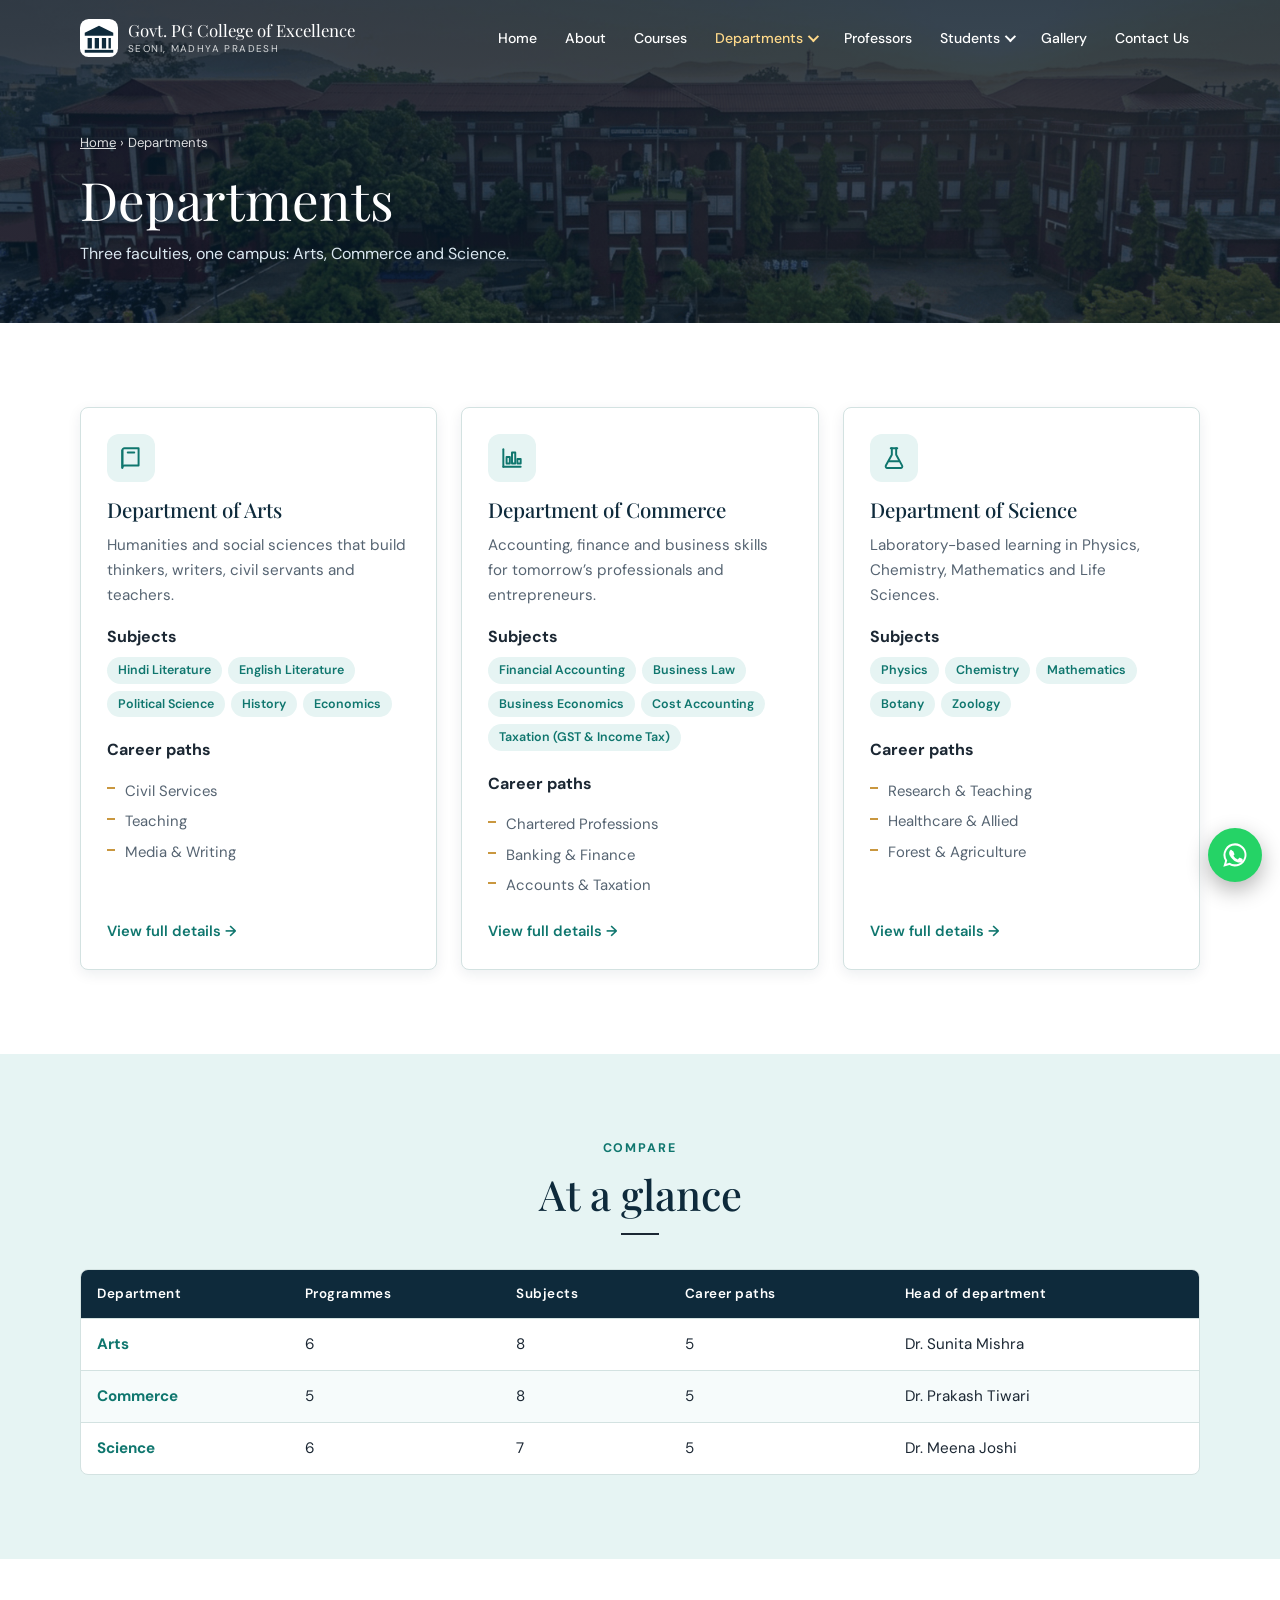
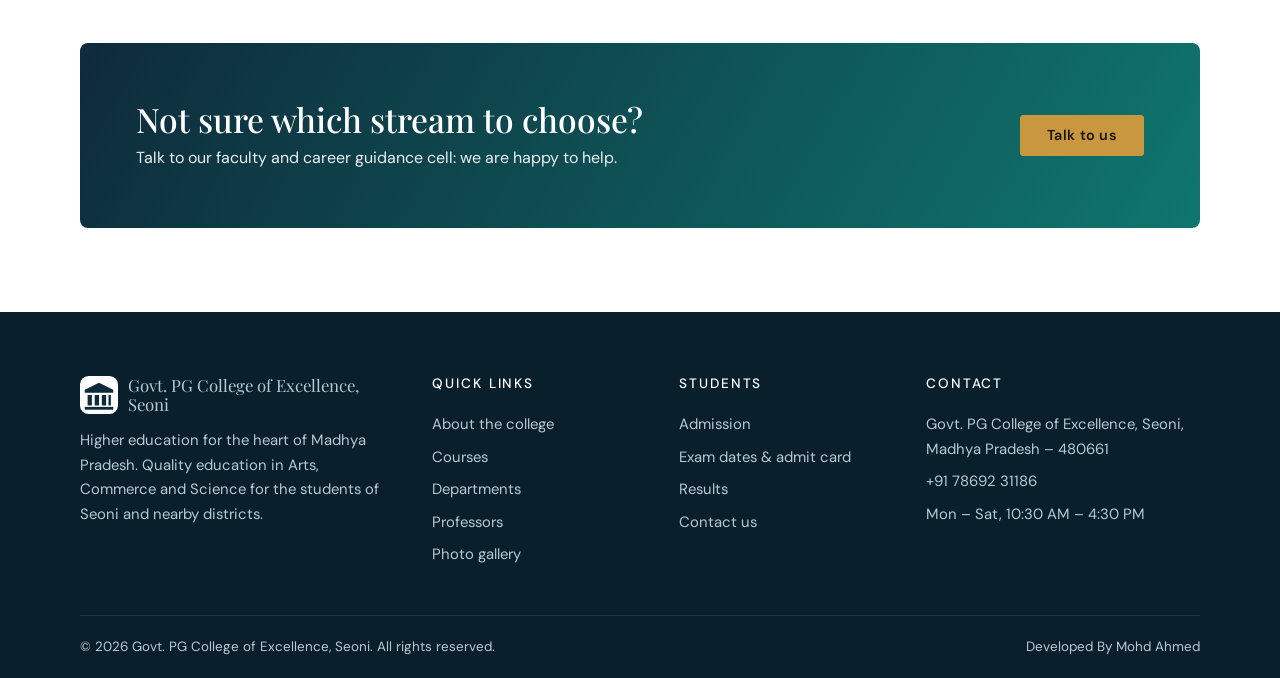
<file: departments.html>
<!DOCTYPE html>
<html lang="en" class="no-js">
<head>
<meta charset="utf-8">
<meta name="viewport" content="width=device-width, initial-scale=1">
<title>Departments | Govt. PG College of Excellence, Seoni</title>
<meta name="description" content="Departments at Govt. PG College of Excellence, Seoni: Arts, Commerce and Science with subjects, faculty and career options.">
<meta name="theme-color" content="#0e2a3b">
<meta property="og:title" content="Departments | Govt. PG College of Excellence, Seoni">
<meta property="og:description" content="Departments at Govt. PG College of Excellence, Seoni: Arts, Commerce and Science with subjects, faculty and career options.">
<meta property="og:type" content="website">
<link rel="icon" href="assets/img/favicon.svg" type="image/svg+xml">
<link rel="preconnect" href="https://fonts.googleapis.com">
<link rel="preconnect" href="https://fonts.gstatic.com" crossorigin>
<link rel="stylesheet" href="https://fonts.googleapis.com/css2?family=DM+Sans:wght@400;500;600;700&amp;family=Playfair+Display:wght@400;500&amp;display=swap" media="print" onload="this.media='all'">
<noscript><link rel="stylesheet" href="https://fonts.googleapis.com/css2?family=DM+Sans:wght@400;500;600;700&amp;family=Playfair+Display:wght@400;500&amp;display=swap"></noscript>
<link rel="stylesheet" href="assets/css/style.css">
</head>
<body>
<a class="skip" href="#main">Skip to content</a>
<header class="site-header"><div class="container header-inner">
<a class="brand" href="index.html" aria-label="Govt. PG College of Excellence, Seoni home"><svg viewBox="0 0 40 40" aria-hidden="true"><rect width="40" height="40" rx="9" fill="#fff"/><path d="M20 7 5 14.5v3h30v-3z" fill="#0e2a3b"/><g fill="#0e2a3b"><rect x="8" y="20" width="4.5" height="11"/><rect x="15.5" y="20" width="4.5" height="11"/><rect x="23" y="20" width="4.5" height="11"/><rect x="30" y="20" width="2.5" height="11"/><rect x="5" y="32.5" width="30" height="3"/></g></svg><span class="brand-text">Govt. PG College of Excellence<small>Seoni, Madhya Pradesh</small></span></a>
<button class="nav-toggle" type="button" aria-expanded="false" aria-controls="site-nav" aria-label="Open menu"><span></span></button>
<nav id="site-nav" aria-label="Main"><ul class="nav-list"><li><a href="index.html">Home</a></li><li><a href="about.html">About</a></li><li><a href="courses.html">Courses</a></li><li class="has-sub active"><button class="nav-link" type="button" aria-expanded="false" aria-haspopup="true">Departments<span class="caret"></span></button><ul class="submenu"><li><a href="departments.html" aria-current="page">All Departments</a></li><li><a href="department-arts.html">Arts</a></li><li><a href="department-commerce.html">Commerce</a></li><li><a href="department-science.html">Science</a></li></ul></li><li><a href="professors.html">Professors</a></li><li class="has-sub"><button class="nav-link" type="button" aria-expanded="false" aria-haspopup="true">Students<span class="caret"></span></button><ul class="submenu"><li><a href="admission.html">Admission</a></li><li><a href="exam.html">Exam</a></li><li><a href="result.html">Result</a></li></ul></li><li><a href="gallery.html">Gallery</a></li><li><a href="contact.html">Contact Us</a></li></ul></nav>
</div></header>
<section class="page-hero"><img class="hero-bg" src="assets/img/hero.jpg" alt="" width="1600" height="900" decoding="async"><div class="page-hero-inner"><div class="crumbs"><a href="index.html">Home</a> &rsaquo; Departments</div><h1>Departments</h1><p>Three faculties, one campus: Arts, Commerce and Science.</p></div></section>
<main id="main"><section class="section"><div class="container"><div class="grid-3"><div class="card card-hover dept reveal"><div class="icon"><svg viewBox="0 0 24 24" fill="none" stroke="currentColor" stroke-width="1.8" stroke-linecap="round" stroke-linejoin="round" aria-hidden="true"><path d="M4 5a2 2 0 0 1 2-2h13v16H6a2 2 0 0 0-2 2z"/><path d="M4 21V5"/><path d="M9 7h6"/></svg></div><h3>Department of Arts</h3><p class="muted" style="font-size:.95rem">Humanities and social sciences that build thinkers, writers, civil servants and teachers.</p><p style="margin-bottom:6px"><b>Subjects</b></p><div style="margin-bottom:14px"><span class="pill">Hindi Literature</span><span class="pill">English Literature</span><span class="pill">Political Science</span><span class="pill">History</span><span class="pill">Economics</span></div><p style="margin-bottom:6px"><b>Career paths</b></p><ul><li>Civil Services</li><li>Teaching</li><li>Media & Writing</li></ul><a class="more" href="department-arts.html">View full details &rarr;</a></div><div class="card card-hover dept reveal"><div class="icon"><svg viewBox="0 0 24 24" fill="none" stroke="currentColor" stroke-width="1.8" stroke-linecap="round" stroke-linejoin="round" aria-hidden="true"><path d="M4 20V4"/><path d="M4 20h16"/><rect x="7" y="11" width="3" height="6"/><rect x="12" y="7" width="3" height="10"/><rect x="17" y="13" width="3" height="4"/></svg></div><h3>Department of Commerce</h3><p class="muted" style="font-size:.95rem">Accounting, finance and business skills for tomorrow’s professionals and entrepreneurs.</p><p style="margin-bottom:6px"><b>Subjects</b></p><div style="margin-bottom:14px"><span class="pill">Financial Accounting</span><span class="pill">Business Law</span><span class="pill">Business Economics</span><span class="pill">Cost Accounting</span><span class="pill">Taxation (GST & Income Tax)</span></div><p style="margin-bottom:6px"><b>Career paths</b></p><ul><li>Chartered Professions</li><li>Banking & Finance</li><li>Accounts & Taxation</li></ul><a class="more" href="department-commerce.html">View full details &rarr;</a></div><div class="card card-hover dept reveal"><div class="icon"><svg viewBox="0 0 24 24" fill="none" stroke="currentColor" stroke-width="1.8" stroke-linecap="round" stroke-linejoin="round" aria-hidden="true"><path d="M9 3h6"/><path d="M10 3v6L4.5 19a1.5 1.5 0 0 0 1.3 2.2h12.4a1.5 1.5 0 0 0 1.3-2.2L14 9V3"/><path d="M7.5 15h9"/></svg></div><h3>Department of Science</h3><p class="muted" style="font-size:.95rem">Laboratory-based learning in Physics, Chemistry, Mathematics and Life Sciences.</p><p style="margin-bottom:6px"><b>Subjects</b></p><div style="margin-bottom:14px"><span class="pill">Physics</span><span class="pill">Chemistry</span><span class="pill">Mathematics</span><span class="pill">Botany</span><span class="pill">Zoology</span></div><p style="margin-bottom:6px"><b>Career paths</b></p><ul><li>Research & Teaching</li><li>Healthcare & Allied</li><li>Forest & Agriculture</li></ul><a class="more" href="department-science.html">View full details &rarr;</a></div></div></div></section>
<section class="section section-mint"><div class="container"><div class="center " style="margin-bottom:34px"><span class="eyebrow">Compare</span><h2 class="section-title h-line">At a glance</h2></div><p class="swipe-hint">Swipe sideways to see the full table &rarr;</p><div class="table-wrap reveal"><table><thead><tr><th>Department</th><th>Programmes</th><th>Subjects</th><th>Career paths</th><th>Head of department</th></tr></thead><tbody><tr><td><a href="department-arts.html"><b>Arts</b></a></td><td>6</td><td>8</td><td>5</td><td>Dr. Sunita Mishra</td></tr><tr><td><a href="department-commerce.html"><b>Commerce</b></a></td><td>5</td><td>8</td><td>5</td><td>Dr. Prakash Tiwari</td></tr><tr><td><a href="department-science.html"><b>Science</b></a></td><td>6</td><td>7</td><td>5</td><td>Dr. Meena Joshi</td></tr></tbody></table></div></div></section>
<section class="section"><div class="container"><div class="cta reveal"><div><h2>Not sure which stream to choose?</h2><p>Talk to our faculty and career guidance cell: we are happy to help.</p></div><a class="btn btn-gold" href="contact.html">Talk to us</a></div></div></section></main>
<footer class="site-footer"><div class="container"><div class="footer-grid">
<div><a class="brand" href="index.html" style="margin-bottom:14px"><svg viewBox="0 0 40 40" aria-hidden="true"><rect width="40" height="40" rx="9" fill="#fff"/><path d="M20 7 5 14.5v3h30v-3z" fill="#0e2a3b"/><g fill="#0e2a3b"><rect x="8" y="20" width="4.5" height="11"/><rect x="15.5" y="20" width="4.5" height="11"/><rect x="23" y="20" width="4.5" height="11"/><rect x="30" y="20" width="2.5" height="11"/><rect x="5" y="32.5" width="30" height="3"/></g></svg><span class="brand-text">Govt. PG College of Excellence, Seoni</span></a><p>Higher education for the heart of Madhya Pradesh. Quality education in Arts, Commerce and Science for the students of Seoni and nearby districts.</p></div>
<div><h4>Quick links</h4><ul><li><a href="about.html">About the college</a></li><li><a href="courses.html">Courses</a></li><li><a href="departments.html">Departments</a></li><li><a href="professors.html">Professors</a></li><li><a href="gallery.html">Photo gallery</a></li></ul></div>
<div><h4>Students</h4><ul><li><a href="admission.html">Admission</a></li><li><a href="exam.html">Exam dates &amp; admit card</a></li><li><a href="result.html">Results</a></li><li><a href="contact.html">Contact us</a></li></ul></div>
<div><h4>Contact</h4><ul><li>Govt. PG College of Excellence, Seoni, Madhya Pradesh – 480661</li><li><a href="tel:+917869231186">+91 78692 31186</a></li><li>Mon – Sat, 10:30 AM – 4:30 PM</li></ul></div>
</div><div class="footer-bottom"><span>&copy; <span data-year>2026</span> Govt. PG College of Excellence, Seoni. All rights reserved.</span><span><a href="https://mdahmd.github.io/ahmed" target="_blank" rel="noopener">Developed By Mohd Ahmed</a></span></div></div></footer>
<a class="wa-fab" aria-label="Chat on WhatsApp" href="#" target="_blank" rel="noopener"><svg viewBox="0 0 24 24" fill="currentColor" aria-hidden="true"><path d="M12.04 2a9.9 9.9 0 0 0-8.5 14.9L2 22l5.2-1.4A9.9 9.9 0 1 0 12.04 2zm0 1.8a8.1 8.1 0 1 1-4.2 15l-.3-.2-3 .8.8-2.9-.2-.3a8.1 8.1 0 0 1 6.9-12.4zM8.7 7.6c-.2 0-.5.1-.7.4-.3.3-1 1-1 2.4s1 2.8 1.2 3c.1.2 2 3.1 4.9 4.3 2.4 1 2.9.8 3.4.7.5 0 1.7-.7 1.9-1.4.2-.7.2-1.3.2-1.4l-.5-.3-1.9-.9c-.3-.1-.5-.1-.7.1l-.9 1.1c-.2.2-.3.2-.6.1a6.6 6.6 0 0 1-3.2-2.8c-.2-.4.2-.4.7-1.3.1-.2 0-.4 0-.5l-.9-2.1c-.2-.5-.4-.5-.6-.5z"/></svg></a>
<script src="assets/js/config.js"></script>
<script src="assets/js/main.js" defer></script>

</body>
</html>
</file>
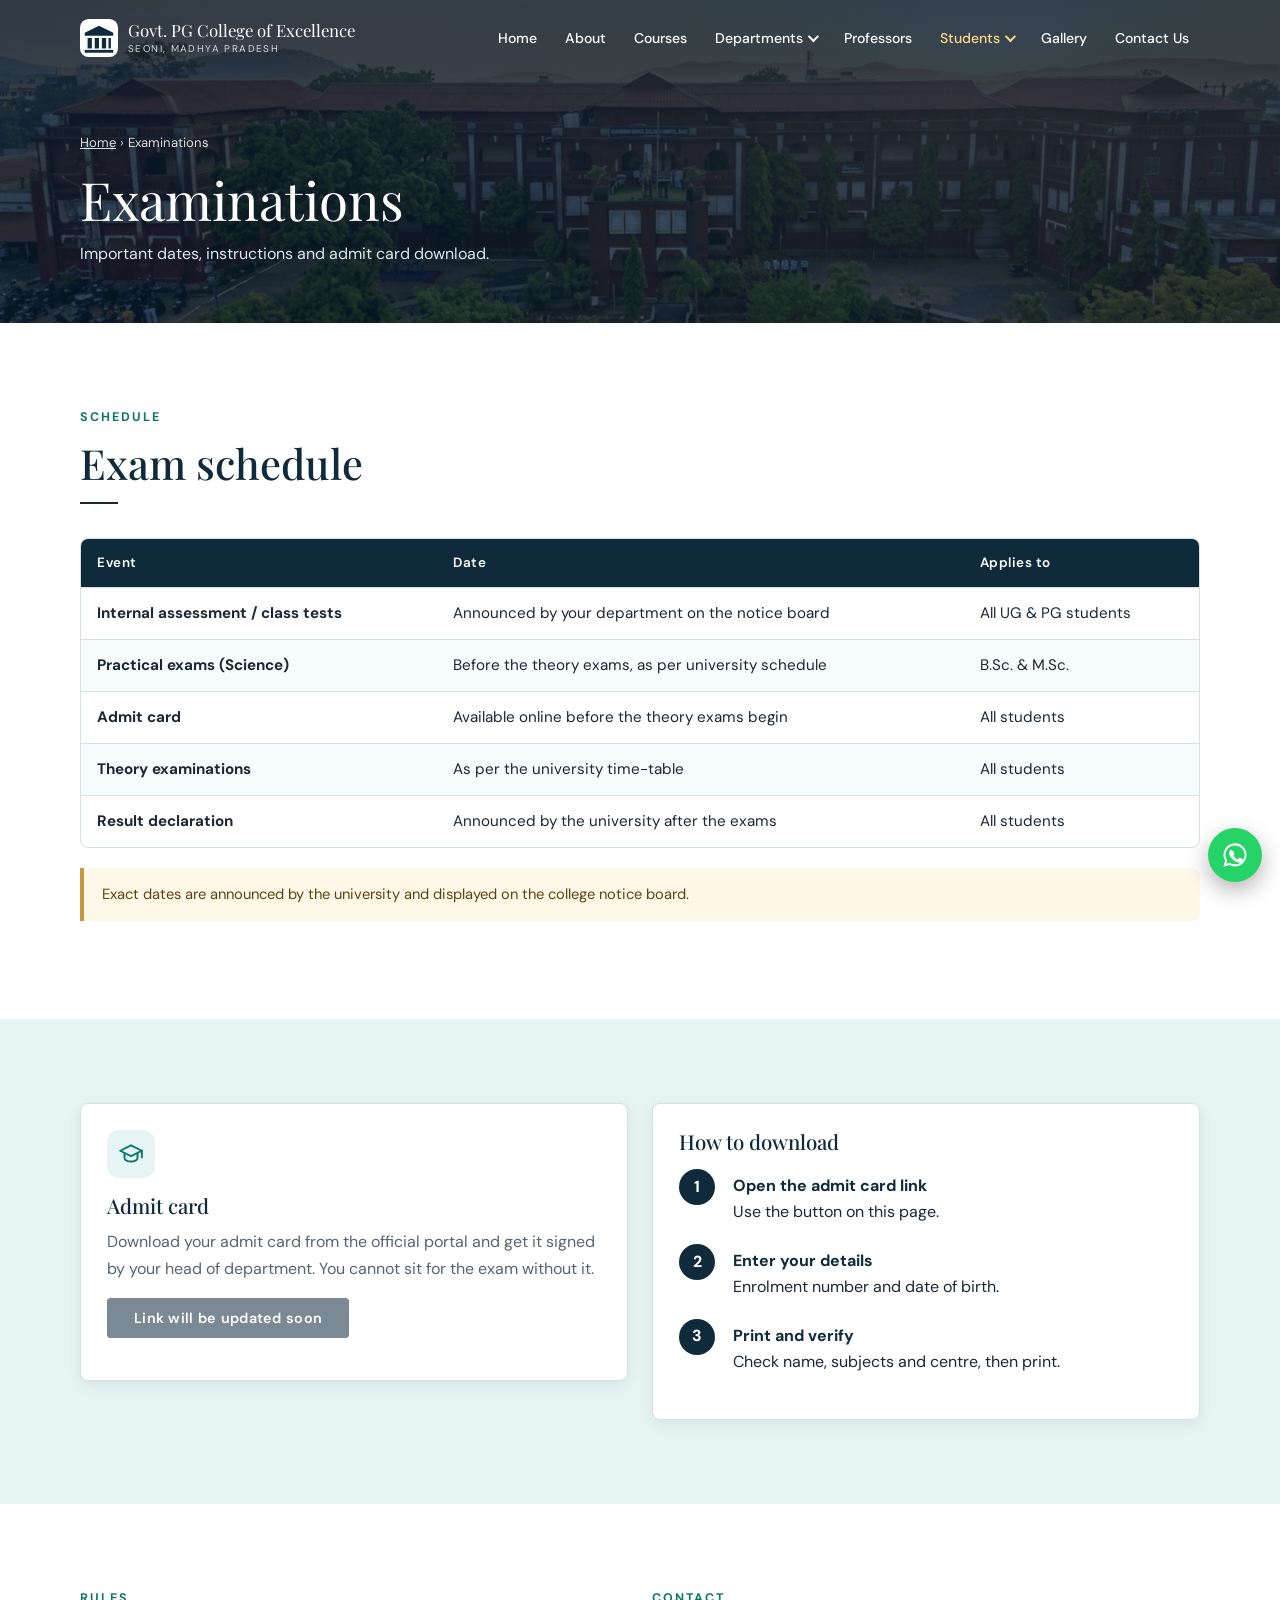
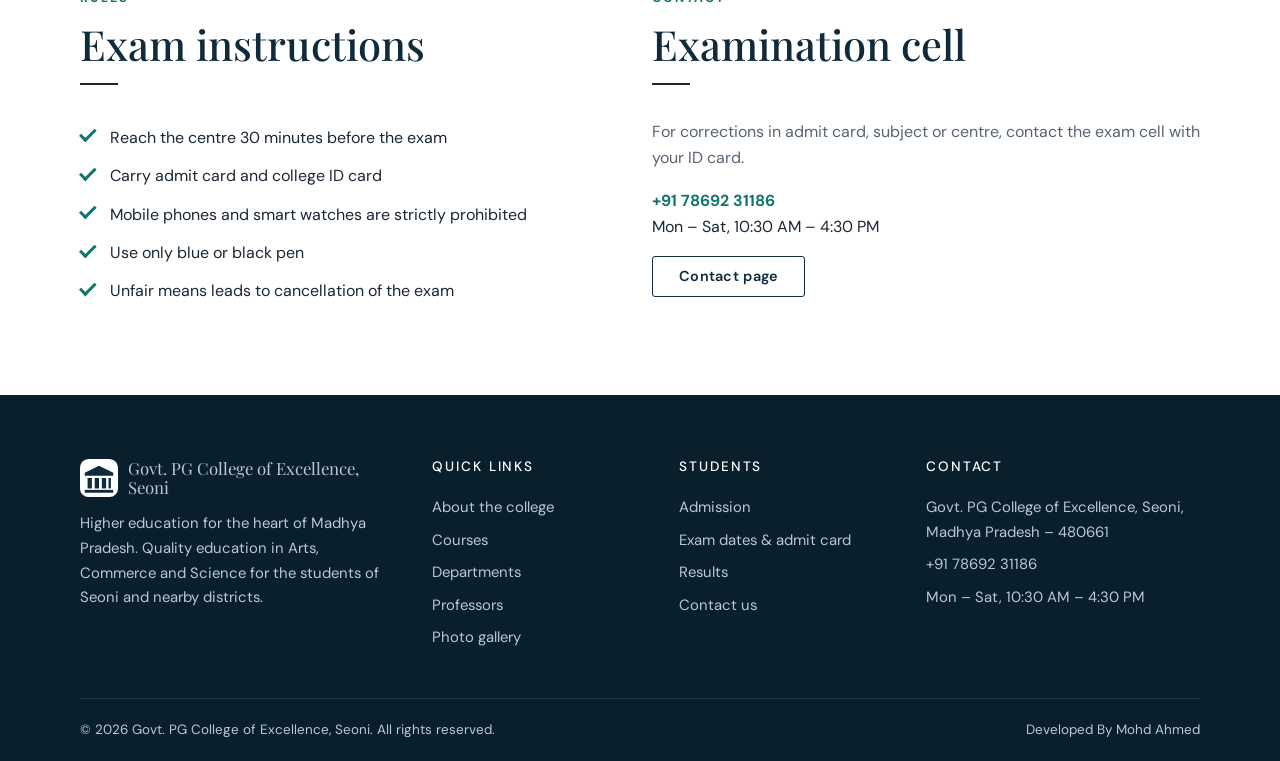
<file: exam.html>
<!DOCTYPE html>
<html lang="en" class="no-js">
<head>
<meta charset="utf-8">
<meta name="viewport" content="width=device-width, initial-scale=1">
<title>Examinations | Govt. PG College of Excellence, Seoni</title>
<meta name="description" content="Exam dates, instructions and admit card link for Govt. PG College of Excellence, Seoni students.">
<meta name="theme-color" content="#0e2a3b">
<meta property="og:title" content="Examinations | Govt. PG College of Excellence, Seoni">
<meta property="og:description" content="Exam dates, instructions and admit card link for Govt. PG College of Excellence, Seoni students.">
<meta property="og:type" content="website">
<link rel="icon" href="assets/img/favicon.svg" type="image/svg+xml">
<link rel="preconnect" href="https://fonts.googleapis.com">
<link rel="preconnect" href="https://fonts.gstatic.com" crossorigin>
<link rel="stylesheet" href="https://fonts.googleapis.com/css2?family=DM+Sans:wght@400;500;600;700&amp;family=Playfair+Display:wght@400;500&amp;display=swap" media="print" onload="this.media='all'">
<noscript><link rel="stylesheet" href="https://fonts.googleapis.com/css2?family=DM+Sans:wght@400;500;600;700&amp;family=Playfair+Display:wght@400;500&amp;display=swap"></noscript>
<link rel="stylesheet" href="assets/css/style.css">
</head>
<body>
<a class="skip" href="#main">Skip to content</a>
<header class="site-header"><div class="container header-inner">
<a class="brand" href="index.html" aria-label="Govt. PG College of Excellence, Seoni home"><svg viewBox="0 0 40 40" aria-hidden="true"><rect width="40" height="40" rx="9" fill="#fff"/><path d="M20 7 5 14.5v3h30v-3z" fill="#0e2a3b"/><g fill="#0e2a3b"><rect x="8" y="20" width="4.5" height="11"/><rect x="15.5" y="20" width="4.5" height="11"/><rect x="23" y="20" width="4.5" height="11"/><rect x="30" y="20" width="2.5" height="11"/><rect x="5" y="32.5" width="30" height="3"/></g></svg><span class="brand-text">Govt. PG College of Excellence<small>Seoni, Madhya Pradesh</small></span></a>
<button class="nav-toggle" type="button" aria-expanded="false" aria-controls="site-nav" aria-label="Open menu"><span></span></button>
<nav id="site-nav" aria-label="Main"><ul class="nav-list"><li><a href="index.html">Home</a></li><li><a href="about.html">About</a></li><li><a href="courses.html">Courses</a></li><li class="has-sub"><button class="nav-link" type="button" aria-expanded="false" aria-haspopup="true">Departments<span class="caret"></span></button><ul class="submenu"><li><a href="departments.html">All Departments</a></li><li><a href="department-arts.html">Arts</a></li><li><a href="department-commerce.html">Commerce</a></li><li><a href="department-science.html">Science</a></li></ul></li><li><a href="professors.html">Professors</a></li><li class="has-sub active"><button class="nav-link" type="button" aria-expanded="false" aria-haspopup="true">Students<span class="caret"></span></button><ul class="submenu"><li><a href="admission.html">Admission</a></li><li><a href="exam.html" aria-current="page">Exam</a></li><li><a href="result.html">Result</a></li></ul></li><li><a href="gallery.html">Gallery</a></li><li><a href="contact.html">Contact Us</a></li></ul></nav>
</div></header>
<section class="page-hero"><img class="hero-bg" src="assets/img/hero.jpg" alt="" width="1600" height="900" decoding="async"><div class="page-hero-inner"><div class="crumbs"><a href="index.html">Home</a> &rsaquo; Examinations</div><h1>Examinations</h1><p>Important dates, instructions and admit card download.</p></div></section>
<main id="main"><section class="section"><div class="container"><div class="" style="margin-bottom:34px"><span class="eyebrow">Schedule</span><h2 class="section-title h-line">Exam schedule</h2></div><div class="table-wrap table-sm reveal"><table><thead><tr><th>Event</th><th>Date</th><th>Applies to</th></tr></thead><tbody><tr><td><b>Internal assessment / class tests</b></td><td>Announced by your department on the notice board</td><td>All UG & PG students</td></tr><tr><td><b>Practical exams (Science)</b></td><td>Before the theory exams, as per university schedule</td><td>B.Sc. & M.Sc.</td></tr><tr><td><b>Admit card</b></td><td>Available online before the theory exams begin</td><td>All students</td></tr><tr><td><b>Theory examinations</b></td><td>As per the university time-table</td><td>All students</td></tr><tr><td><b>Result declaration</b></td><td>Announced by the university after the exams</td><td>All students</td></tr></tbody></table></div>
<p class="note-box" style="margin-top:20px">Exact dates are announced by the university and displayed on the college notice board.</p></div></section>
<section class="section section-mint"><div class="container"><div class="grid-2" style="align-items:start">
<div class="card reveal"><div class="icon"><svg viewBox="0 0 24 24" fill="none" stroke="currentColor" stroke-width="1.8" stroke-linecap="round" stroke-linejoin="round" aria-hidden="true"><path d="M2 9l10-5 10 5-10 5z"/><path d="M6 11.5V16c0 1.5 3 3 6 3s6-1.5 6-3v-4.5"/><path d="M22 9v6"/></svg></div><h3>Admit card</h3><p class="muted">Download your admit card from the official portal and get it signed by your head of department. You cannot sit for the exam without it.</p><p><a class="btn btn-solid" data-link="admitCardUrl" href="#">Download admit card</a></p></div>
<div class="card reveal"><h3>How to download</h3><ol class="steps" style="margin:14px 0 0"><li><b>Open the admit card link</b>Use the button on this page.</li><li><b>Enter your details</b>Enrolment number and date of birth.</li><li><b>Print and verify</b>Check name, subjects and centre, then print.</li></ol></div></div></div></section>
<section class="section"><div class="container"><div class="grid-2" style="align-items:start">
<div class="reveal"><div class="" style="margin-bottom:34px"><span class="eyebrow">Rules</span><h2 class="section-title h-line">Exam instructions</h2></div><ul class="check"><li>Reach the centre 30 minutes before the exam</li><li>Carry admit card and college ID card</li><li>Mobile phones and smart watches are strictly prohibited</li><li>Use only blue or black pen</li><li>Unfair means leads to cancellation of the exam</li></ul></div>
<div class="reveal"><div class="" style="margin-bottom:34px"><span class="eyebrow">Contact</span><h2 class="section-title h-line">Examination cell</h2></div><p class="muted">For corrections in admit card, subject or centre, contact the exam cell with your ID card.</p><p><b><a href="tel:+917869231186">+91 78692 31186</a></b><br>Mon – Sat, 10:30 AM – 4:30 PM</p><a class="btn" href="contact.html">Contact page</a></div></div></div></section></main>
<footer class="site-footer"><div class="container"><div class="footer-grid">
<div><a class="brand" href="index.html" style="margin-bottom:14px"><svg viewBox="0 0 40 40" aria-hidden="true"><rect width="40" height="40" rx="9" fill="#fff"/><path d="M20 7 5 14.5v3h30v-3z" fill="#0e2a3b"/><g fill="#0e2a3b"><rect x="8" y="20" width="4.5" height="11"/><rect x="15.5" y="20" width="4.5" height="11"/><rect x="23" y="20" width="4.5" height="11"/><rect x="30" y="20" width="2.5" height="11"/><rect x="5" y="32.5" width="30" height="3"/></g></svg><span class="brand-text">Govt. PG College of Excellence, Seoni</span></a><p>Higher education for the heart of Madhya Pradesh. Quality education in Arts, Commerce and Science for the students of Seoni and nearby districts.</p></div>
<div><h4>Quick links</h4><ul><li><a href="about.html">About the college</a></li><li><a href="courses.html">Courses</a></li><li><a href="departments.html">Departments</a></li><li><a href="professors.html">Professors</a></li><li><a href="gallery.html">Photo gallery</a></li></ul></div>
<div><h4>Students</h4><ul><li><a href="admission.html">Admission</a></li><li><a href="exam.html">Exam dates &amp; admit card</a></li><li><a href="result.html">Results</a></li><li><a href="contact.html">Contact us</a></li></ul></div>
<div><h4>Contact</h4><ul><li>Govt. PG College of Excellence, Seoni, Madhya Pradesh – 480661</li><li><a href="tel:+917869231186">+91 78692 31186</a></li><li>Mon – Sat, 10:30 AM – 4:30 PM</li></ul></div>
</div><div class="footer-bottom"><span>&copy; <span data-year>2026</span> Govt. PG College of Excellence, Seoni. All rights reserved.</span><span><a href="https://mdahmd.github.io/ahmed" target="_blank" rel="noopener">Developed By Mohd Ahmed</a></span></div></div></footer>
<a class="wa-fab" aria-label="Chat on WhatsApp" href="#" target="_blank" rel="noopener"><svg viewBox="0 0 24 24" fill="currentColor" aria-hidden="true"><path d="M12.04 2a9.9 9.9 0 0 0-8.5 14.9L2 22l5.2-1.4A9.9 9.9 0 1 0 12.04 2zm0 1.8a8.1 8.1 0 1 1-4.2 15l-.3-.2-3 .8.8-2.9-.2-.3a8.1 8.1 0 0 1 6.9-12.4zM8.7 7.6c-.2 0-.5.1-.7.4-.3.3-1 1-1 2.4s1 2.8 1.2 3c.1.2 2 3.1 4.9 4.3 2.4 1 2.9.8 3.4.7.5 0 1.7-.7 1.9-1.4.2-.7.2-1.3.2-1.4l-.5-.3-1.9-.9c-.3-.1-.5-.1-.7.1l-.9 1.1c-.2.2-.3.2-.6.1a6.6 6.6 0 0 1-3.2-2.8c-.2-.4.2-.4.7-1.3.1-.2 0-.4 0-.5l-.9-2.1c-.2-.5-.4-.5-.6-.5z"/></svg></a>
<script src="assets/js/config.js"></script>
<script src="assets/js/main.js" defer></script>

</body>
</html>
</file>
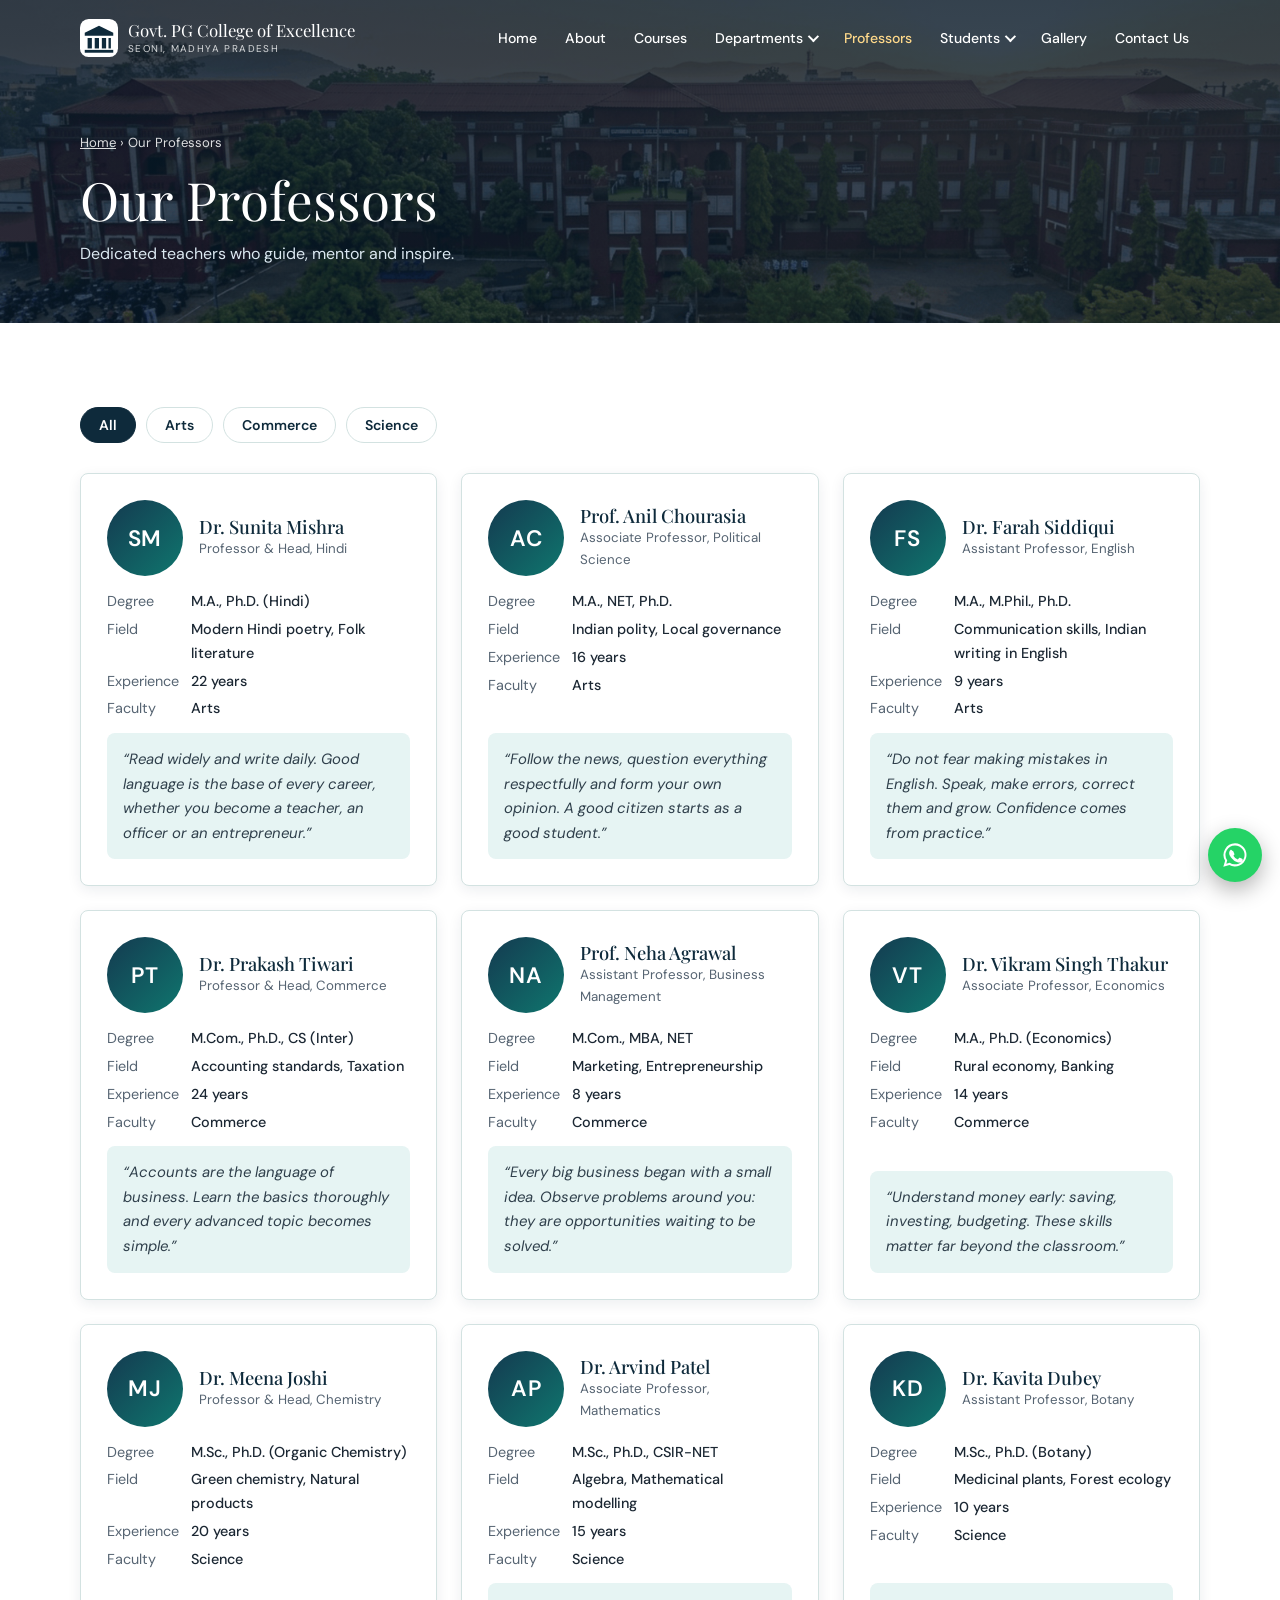
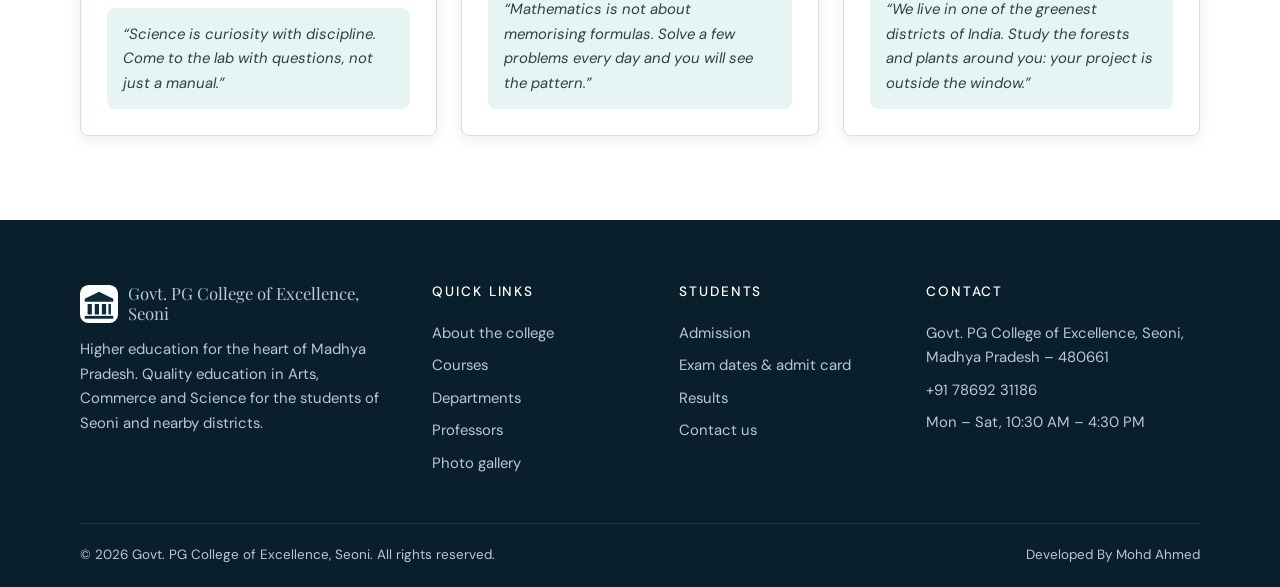
<file: professors.html>
<!DOCTYPE html>
<html lang="en" class="no-js">
<head>
<meta charset="utf-8">
<meta name="viewport" content="width=device-width, initial-scale=1">
<title>Our Professors | Govt. PG College of Excellence, Seoni</title>
<meta name="description" content="Faculty of Govt. PG College of Excellence, Seoni with qualifications, specialisation and personal notes for students.">
<meta name="theme-color" content="#0e2a3b">
<meta property="og:title" content="Our Professors | Govt. PG College of Excellence, Seoni">
<meta property="og:description" content="Faculty of Govt. PG College of Excellence, Seoni with qualifications, specialisation and personal notes for students.">
<meta property="og:type" content="website">
<link rel="icon" href="assets/img/favicon.svg" type="image/svg+xml">
<link rel="preconnect" href="https://fonts.googleapis.com">
<link rel="preconnect" href="https://fonts.gstatic.com" crossorigin>
<link rel="stylesheet" href="https://fonts.googleapis.com/css2?family=DM+Sans:wght@400;500;600;700&amp;family=Playfair+Display:wght@400;500&amp;display=swap" media="print" onload="this.media='all'">
<noscript><link rel="stylesheet" href="https://fonts.googleapis.com/css2?family=DM+Sans:wght@400;500;600;700&amp;family=Playfair+Display:wght@400;500&amp;display=swap"></noscript>
<link rel="stylesheet" href="assets/css/style.css">
</head>
<body>
<a class="skip" href="#main">Skip to content</a>
<header class="site-header"><div class="container header-inner">
<a class="brand" href="index.html" aria-label="Govt. PG College of Excellence, Seoni home"><svg viewBox="0 0 40 40" aria-hidden="true"><rect width="40" height="40" rx="9" fill="#fff"/><path d="M20 7 5 14.5v3h30v-3z" fill="#0e2a3b"/><g fill="#0e2a3b"><rect x="8" y="20" width="4.5" height="11"/><rect x="15.5" y="20" width="4.5" height="11"/><rect x="23" y="20" width="4.5" height="11"/><rect x="30" y="20" width="2.5" height="11"/><rect x="5" y="32.5" width="30" height="3"/></g></svg><span class="brand-text">Govt. PG College of Excellence<small>Seoni, Madhya Pradesh</small></span></a>
<button class="nav-toggle" type="button" aria-expanded="false" aria-controls="site-nav" aria-label="Open menu"><span></span></button>
<nav id="site-nav" aria-label="Main"><ul class="nav-list"><li><a href="index.html">Home</a></li><li><a href="about.html">About</a></li><li><a href="courses.html">Courses</a></li><li class="has-sub"><button class="nav-link" type="button" aria-expanded="false" aria-haspopup="true">Departments<span class="caret"></span></button><ul class="submenu"><li><a href="departments.html">All Departments</a></li><li><a href="department-arts.html">Arts</a></li><li><a href="department-commerce.html">Commerce</a></li><li><a href="department-science.html">Science</a></li></ul></li><li class="active"><a href="professors.html" aria-current="page">Professors</a></li><li class="has-sub"><button class="nav-link" type="button" aria-expanded="false" aria-haspopup="true">Students<span class="caret"></span></button><ul class="submenu"><li><a href="admission.html">Admission</a></li><li><a href="exam.html">Exam</a></li><li><a href="result.html">Result</a></li></ul></li><li><a href="gallery.html">Gallery</a></li><li><a href="contact.html">Contact Us</a></li></ul></nav>
</div></header>
<section class="page-hero"><img class="hero-bg" src="assets/img/hero.jpg" alt="" width="1600" height="900" decoding="async"><div class="page-hero-inner"><div class="crumbs"><a href="index.html">Home</a> &rsaquo; Our Professors</div><h1>Our Professors</h1><p>Dedicated teachers who guide, mentor and inspire.</p></div></section>
<main id="main"><section class="section"><div class="container"><div class="chips" role="group" aria-label="Filter by faculty"><button class="chip on" type="button" data-filter="all" aria-pressed="true">All</button><button class="chip" type="button" data-filter="arts" aria-pressed="false">Arts</button><button class="chip" type="button" data-filter="commerce" aria-pressed="false">Commerce</button><button class="chip" type="button" data-filter="science" aria-pressed="false">Science</button></div>
<div class="grid-3"><article class="card prof reveal" data-cat="arts"><div class="prof-head"><span class="avatar lg">SM</span><div><h3>Dr. Sunita Mishra</h3><small>Professor &amp; Head, Hindi</small></div></div><dl><dt>Degree</dt><dd>M.A., Ph.D. (Hindi)</dd><dt>Field</dt><dd>Modern Hindi poetry, Folk literature</dd><dt>Experience</dt><dd>22 years</dd><dt>Faculty</dt><dd>Arts</dd></dl><blockquote>&ldquo;Read widely and write daily. Good language is the base of every career, whether you become a teacher, an officer or an entrepreneur.&rdquo;</blockquote></article><article class="card prof reveal" data-cat="arts"><div class="prof-head"><span class="avatar lg">AC</span><div><h3>Prof. Anil Chourasia</h3><small>Associate Professor, Political Science</small></div></div><dl><dt>Degree</dt><dd>M.A., NET, Ph.D.</dd><dt>Field</dt><dd>Indian polity, Local governance</dd><dt>Experience</dt><dd>16 years</dd><dt>Faculty</dt><dd>Arts</dd></dl><blockquote>&ldquo;Follow the news, question everything respectfully and form your own opinion. A good citizen starts as a good student.&rdquo;</blockquote></article><article class="card prof reveal" data-cat="arts"><div class="prof-head"><span class="avatar lg">FS</span><div><h3>Dr. Farah Siddiqui</h3><small>Assistant Professor, English</small></div></div><dl><dt>Degree</dt><dd>M.A., M.Phil., Ph.D.</dd><dt>Field</dt><dd>Communication skills, Indian writing in English</dd><dt>Experience</dt><dd>9 years</dd><dt>Faculty</dt><dd>Arts</dd></dl><blockquote>&ldquo;Do not fear making mistakes in English. Speak, make errors, correct them and grow. Confidence comes from practice.&rdquo;</blockquote></article><article class="card prof reveal" data-cat="commerce"><div class="prof-head"><span class="avatar lg">PT</span><div><h3>Dr. Prakash Tiwari</h3><small>Professor &amp; Head, Commerce</small></div></div><dl><dt>Degree</dt><dd>M.Com., Ph.D., CS (Inter)</dd><dt>Field</dt><dd>Accounting standards, Taxation</dd><dt>Experience</dt><dd>24 years</dd><dt>Faculty</dt><dd>Commerce</dd></dl><blockquote>&ldquo;Accounts are the language of business. Learn the basics thoroughly and every advanced topic becomes simple.&rdquo;</blockquote></article><article class="card prof reveal" data-cat="commerce"><div class="prof-head"><span class="avatar lg">NA</span><div><h3>Prof. Neha Agrawal</h3><small>Assistant Professor, Business Management</small></div></div><dl><dt>Degree</dt><dd>M.Com., MBA, NET</dd><dt>Field</dt><dd>Marketing, Entrepreneurship</dd><dt>Experience</dt><dd>8 years</dd><dt>Faculty</dt><dd>Commerce</dd></dl><blockquote>&ldquo;Every big business began with a small idea. Observe problems around you: they are opportunities waiting to be solved.&rdquo;</blockquote></article><article class="card prof reveal" data-cat="commerce"><div class="prof-head"><span class="avatar lg">VT</span><div><h3>Dr. Vikram Singh Thakur</h3><small>Associate Professor, Economics</small></div></div><dl><dt>Degree</dt><dd>M.A., Ph.D. (Economics)</dd><dt>Field</dt><dd>Rural economy, Banking</dd><dt>Experience</dt><dd>14 years</dd><dt>Faculty</dt><dd>Commerce</dd></dl><blockquote>&ldquo;Understand money early: saving, investing, budgeting. These skills matter far beyond the classroom.&rdquo;</blockquote></article><article class="card prof reveal" data-cat="science"><div class="prof-head"><span class="avatar lg">MJ</span><div><h3>Dr. Meena Joshi</h3><small>Professor &amp; Head, Chemistry</small></div></div><dl><dt>Degree</dt><dd>M.Sc., Ph.D. (Organic Chemistry)</dd><dt>Field</dt><dd>Green chemistry, Natural products</dd><dt>Experience</dt><dd>20 years</dd><dt>Faculty</dt><dd>Science</dd></dl><blockquote>&ldquo;Science is curiosity with discipline. Come to the lab with questions, not just a manual.&rdquo;</blockquote></article><article class="card prof reveal" data-cat="science"><div class="prof-head"><span class="avatar lg">AP</span><div><h3>Dr. Arvind Patel</h3><small>Associate Professor, Mathematics</small></div></div><dl><dt>Degree</dt><dd>M.Sc., Ph.D., CSIR-NET</dd><dt>Field</dt><dd>Algebra, Mathematical modelling</dd><dt>Experience</dt><dd>15 years</dd><dt>Faculty</dt><dd>Science</dd></dl><blockquote>&ldquo;Mathematics is not about memorising formulas. Solve a few problems every day and you will see the pattern.&rdquo;</blockquote></article><article class="card prof reveal" data-cat="science"><div class="prof-head"><span class="avatar lg">KD</span><div><h3>Dr. Kavita Dubey</h3><small>Assistant Professor, Botany</small></div></div><dl><dt>Degree</dt><dd>M.Sc., Ph.D. (Botany)</dd><dt>Field</dt><dd>Medicinal plants, Forest ecology</dd><dt>Experience</dt><dd>10 years</dd><dt>Faculty</dt><dd>Science</dd></dl><blockquote>&ldquo;We live in one of the greenest districts of India. Study the forests and plants around you: your project is outside the window.&rdquo;</blockquote></article></div>
</div></section></main>
<footer class="site-footer"><div class="container"><div class="footer-grid">
<div><a class="brand" href="index.html" style="margin-bottom:14px"><svg viewBox="0 0 40 40" aria-hidden="true"><rect width="40" height="40" rx="9" fill="#fff"/><path d="M20 7 5 14.5v3h30v-3z" fill="#0e2a3b"/><g fill="#0e2a3b"><rect x="8" y="20" width="4.5" height="11"/><rect x="15.5" y="20" width="4.5" height="11"/><rect x="23" y="20" width="4.5" height="11"/><rect x="30" y="20" width="2.5" height="11"/><rect x="5" y="32.5" width="30" height="3"/></g></svg><span class="brand-text">Govt. PG College of Excellence, Seoni</span></a><p>Higher education for the heart of Madhya Pradesh. Quality education in Arts, Commerce and Science for the students of Seoni and nearby districts.</p></div>
<div><h4>Quick links</h4><ul><li><a href="about.html">About the college</a></li><li><a href="courses.html">Courses</a></li><li><a href="departments.html">Departments</a></li><li><a href="professors.html">Professors</a></li><li><a href="gallery.html">Photo gallery</a></li></ul></div>
<div><h4>Students</h4><ul><li><a href="admission.html">Admission</a></li><li><a href="exam.html">Exam dates &amp; admit card</a></li><li><a href="result.html">Results</a></li><li><a href="contact.html">Contact us</a></li></ul></div>
<div><h4>Contact</h4><ul><li>Govt. PG College of Excellence, Seoni, Madhya Pradesh – 480661</li><li><a href="tel:+917869231186">+91 78692 31186</a></li><li>Mon – Sat, 10:30 AM – 4:30 PM</li></ul></div>
</div><div class="footer-bottom"><span>&copy; <span data-year>2026</span> Govt. PG College of Excellence, Seoni. All rights reserved.</span><span><a href="https://mdahmd.github.io/ahmed" target="_blank" rel="noopener">Developed By Mohd Ahmed</a></span></div></div></footer>
<a class="wa-fab" aria-label="Chat on WhatsApp" href="#" target="_blank" rel="noopener"><svg viewBox="0 0 24 24" fill="currentColor" aria-hidden="true"><path d="M12.04 2a9.9 9.9 0 0 0-8.5 14.9L2 22l5.2-1.4A9.9 9.9 0 1 0 12.04 2zm0 1.8a8.1 8.1 0 1 1-4.2 15l-.3-.2-3 .8.8-2.9-.2-.3a8.1 8.1 0 0 1 6.9-12.4zM8.7 7.6c-.2 0-.5.1-.7.4-.3.3-1 1-1 2.4s1 2.8 1.2 3c.1.2 2 3.1 4.9 4.3 2.4 1 2.9.8 3.4.7.5 0 1.7-.7 1.9-1.4.2-.7.2-1.3.2-1.4l-.5-.3-1.9-.9c-.3-.1-.5-.1-.7.1l-.9 1.1c-.2.2-.3.2-.6.1a6.6 6.6 0 0 1-3.2-2.8c-.2-.4.2-.4.7-1.3.1-.2 0-.4 0-.5l-.9-2.1c-.2-.5-.4-.5-.6-.5z"/></svg></a>
<script src="assets/js/config.js"></script>
<script src="assets/js/main.js" defer></script>
<script src="assets/js/gallery.js" defer></script>
</body>
</html>
</file>
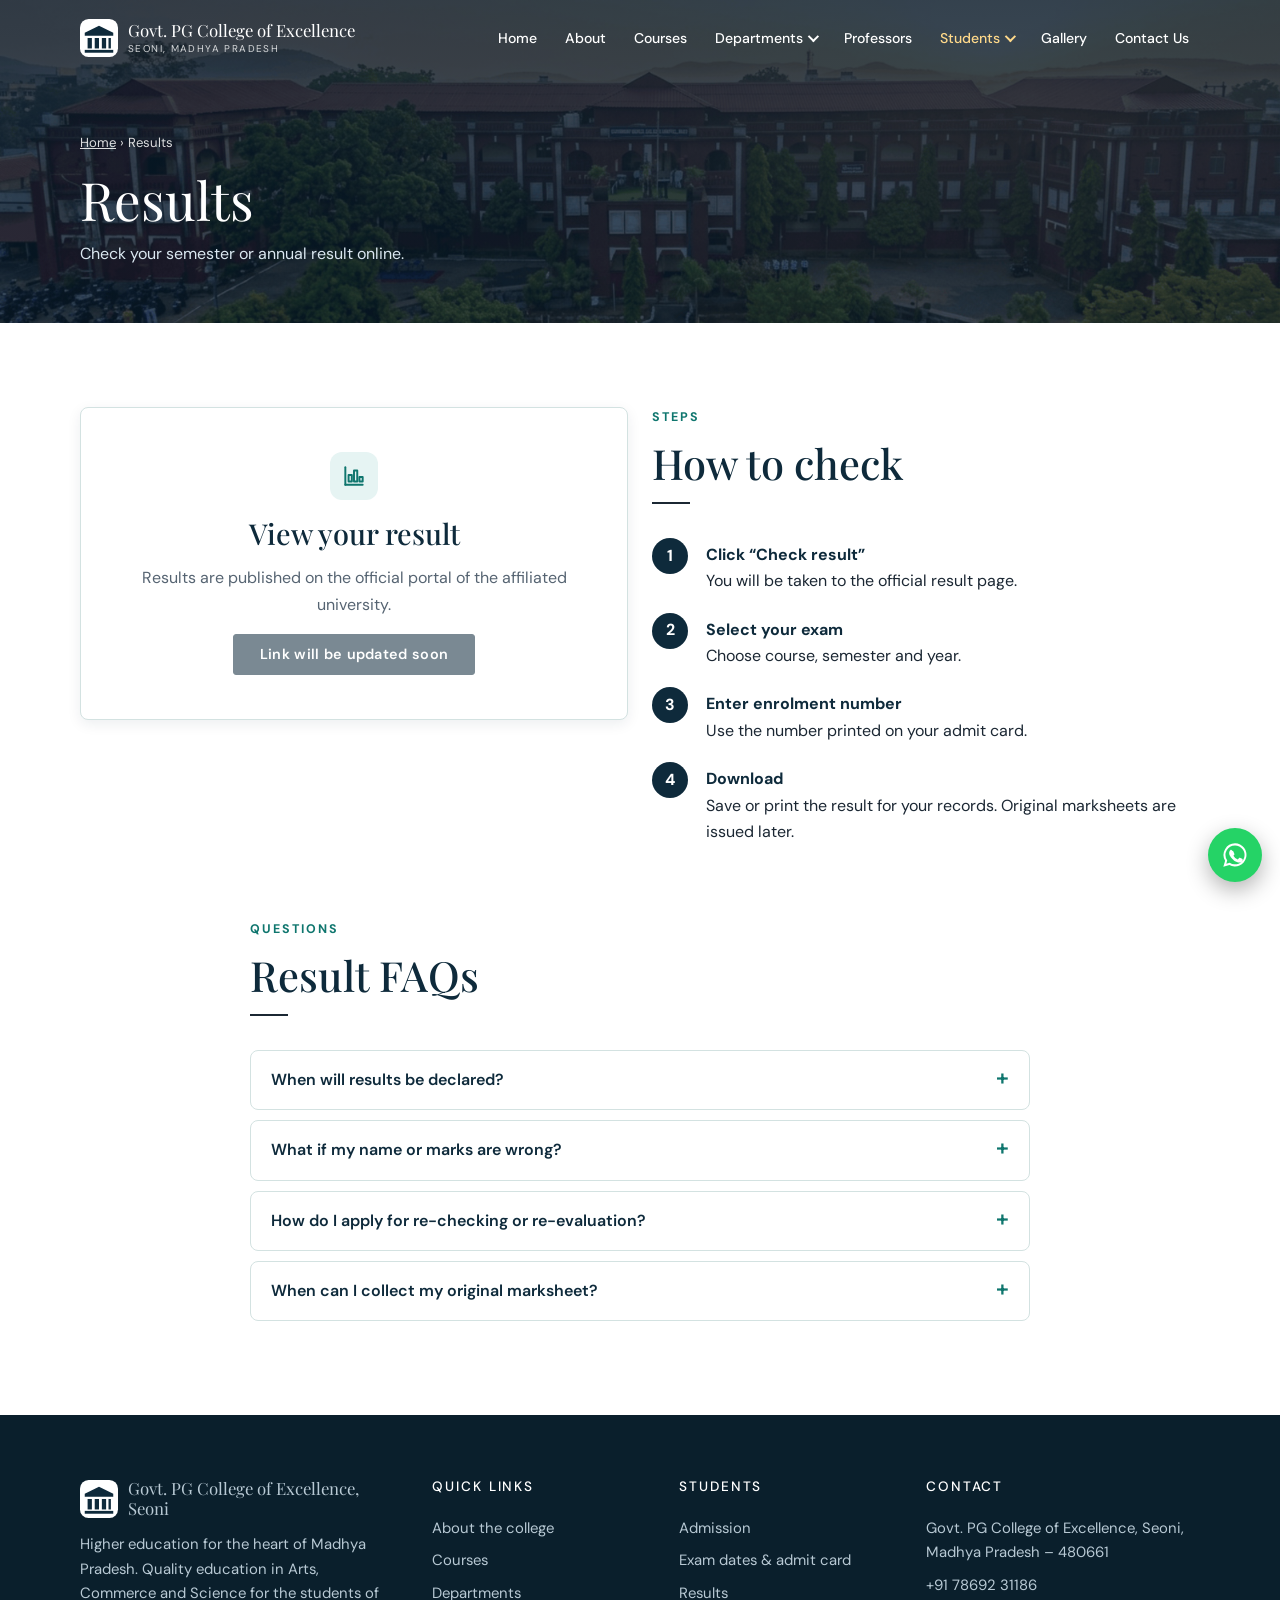
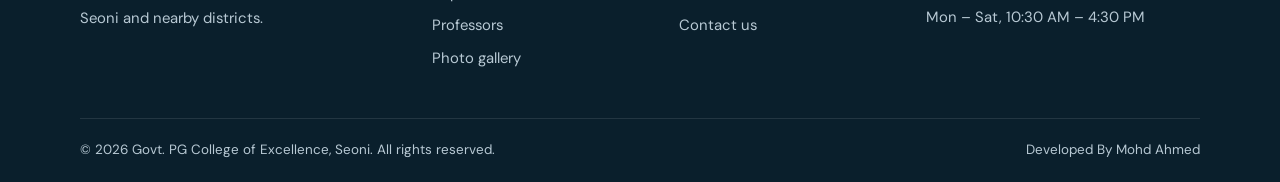
<file: result.html>
<!DOCTYPE html>
<html lang="en" class="no-js">
<head>
<meta charset="utf-8">
<meta name="viewport" content="width=device-width, initial-scale=1">
<title>Results | Govt. PG College of Excellence, Seoni</title>
<meta name="description" content="Check results for Govt. PG College of Excellence, Seoni students and find answers to common questions.">
<meta name="theme-color" content="#0e2a3b">
<meta property="og:title" content="Results | Govt. PG College of Excellence, Seoni">
<meta property="og:description" content="Check results for Govt. PG College of Excellence, Seoni students and find answers to common questions.">
<meta property="og:type" content="website">
<link rel="icon" href="assets/img/favicon.svg" type="image/svg+xml">
<link rel="preconnect" href="https://fonts.googleapis.com">
<link rel="preconnect" href="https://fonts.gstatic.com" crossorigin>
<link rel="stylesheet" href="https://fonts.googleapis.com/css2?family=DM+Sans:wght@400;500;600;700&amp;family=Playfair+Display:wght@400;500&amp;display=swap" media="print" onload="this.media='all'">
<noscript><link rel="stylesheet" href="https://fonts.googleapis.com/css2?family=DM+Sans:wght@400;500;600;700&amp;family=Playfair+Display:wght@400;500&amp;display=swap"></noscript>
<link rel="stylesheet" href="assets/css/style.css">
</head>
<body>
<a class="skip" href="#main">Skip to content</a>
<header class="site-header"><div class="container header-inner">
<a class="brand" href="index.html" aria-label="Govt. PG College of Excellence, Seoni home"><svg viewBox="0 0 40 40" aria-hidden="true"><rect width="40" height="40" rx="9" fill="#fff"/><path d="M20 7 5 14.5v3h30v-3z" fill="#0e2a3b"/><g fill="#0e2a3b"><rect x="8" y="20" width="4.5" height="11"/><rect x="15.5" y="20" width="4.5" height="11"/><rect x="23" y="20" width="4.5" height="11"/><rect x="30" y="20" width="2.5" height="11"/><rect x="5" y="32.5" width="30" height="3"/></g></svg><span class="brand-text">Govt. PG College of Excellence<small>Seoni, Madhya Pradesh</small></span></a>
<button class="nav-toggle" type="button" aria-expanded="false" aria-controls="site-nav" aria-label="Open menu"><span></span></button>
<nav id="site-nav" aria-label="Main"><ul class="nav-list"><li><a href="index.html">Home</a></li><li><a href="about.html">About</a></li><li><a href="courses.html">Courses</a></li><li class="has-sub"><button class="nav-link" type="button" aria-expanded="false" aria-haspopup="true">Departments<span class="caret"></span></button><ul class="submenu"><li><a href="departments.html">All Departments</a></li><li><a href="department-arts.html">Arts</a></li><li><a href="department-commerce.html">Commerce</a></li><li><a href="department-science.html">Science</a></li></ul></li><li><a href="professors.html">Professors</a></li><li class="has-sub active"><button class="nav-link" type="button" aria-expanded="false" aria-haspopup="true">Students<span class="caret"></span></button><ul class="submenu"><li><a href="admission.html">Admission</a></li><li><a href="exam.html">Exam</a></li><li><a href="result.html" aria-current="page">Result</a></li></ul></li><li><a href="gallery.html">Gallery</a></li><li><a href="contact.html">Contact Us</a></li></ul></nav>
</div></header>
<section class="page-hero"><img class="hero-bg" src="assets/img/hero.jpg" alt="" width="1600" height="900" decoding="async"><div class="page-hero-inner"><div class="crumbs"><a href="index.html">Home</a> &rsaquo; Results</div><h1>Results</h1><p>Check your semester or annual result online.</p></div></section>
<main id="main"><section class="section"><div class="container"><div class="grid-2" style="align-items:start">
<div class="card reveal" style="text-align:center;padding:44px 26px"><div class="icon" style="margin:0 auto 16px"><svg viewBox="0 0 24 24" fill="none" stroke="currentColor" stroke-width="1.8" stroke-linecap="round" stroke-linejoin="round" aria-hidden="true"><path d="M4 20V4"/><path d="M4 20h16"/><rect x="7" y="11" width="3" height="6"/><rect x="12" y="7" width="3" height="10"/><rect x="17" y="13" width="3" height="4"/></svg></div><h2 style="font-size:1.8rem">View your result</h2><p class="muted">Results are published on the official portal of the affiliated university.</p><a class="btn btn-solid" data-link="resultUrl" href="#">Check result</a></div>
<div class="reveal"><div class="" style="margin-bottom:34px"><span class="eyebrow">Steps</span><h2 class="section-title h-line">How to check</h2></div><ol class="steps"><li><b>Click &ldquo;Check result&rdquo;</b>You will be taken to the official result page.</li><li><b>Select your exam</b>Choose course, semester and year.</li><li><b>Enter enrolment number</b>Use the number printed on your admit card.</li><li><b>Download</b>Save or print the result for your records. Original marksheets are issued later.</li></ol></div></div>
<div style="max-width:780px;margin:56px auto 0"><div class="" style="margin-bottom:34px"><span class="eyebrow">Questions</span><h2 class="section-title h-line">Result FAQs</h2></div><details class="faq"><summary>When will results be declared?</summary><div>Results are declared by the affiliated university after the exams. Dates are announced on the university website and the college notice board.</div></details><details class="faq"><summary>What if my name or marks are wrong?</summary><div>Contact the college examination cell within 7 days with your ID card and a photocopy of your marksheet. We will forward the correction to the university.</div></details><details class="faq"><summary>How do I apply for re-checking or re-evaluation?</summary><div>Applications are made through the college exam cell within the date announced by the university, with the prescribed fee.</div></details><details class="faq"><summary>When can I collect my original marksheet?</summary><div>Original marksheets are issued by the university. The college office informs students when they arrive.</div></details></div></div></section></main>
<footer class="site-footer"><div class="container"><div class="footer-grid">
<div><a class="brand" href="index.html" style="margin-bottom:14px"><svg viewBox="0 0 40 40" aria-hidden="true"><rect width="40" height="40" rx="9" fill="#fff"/><path d="M20 7 5 14.5v3h30v-3z" fill="#0e2a3b"/><g fill="#0e2a3b"><rect x="8" y="20" width="4.5" height="11"/><rect x="15.5" y="20" width="4.5" height="11"/><rect x="23" y="20" width="4.5" height="11"/><rect x="30" y="20" width="2.5" height="11"/><rect x="5" y="32.5" width="30" height="3"/></g></svg><span class="brand-text">Govt. PG College of Excellence, Seoni</span></a><p>Higher education for the heart of Madhya Pradesh. Quality education in Arts, Commerce and Science for the students of Seoni and nearby districts.</p></div>
<div><h4>Quick links</h4><ul><li><a href="about.html">About the college</a></li><li><a href="courses.html">Courses</a></li><li><a href="departments.html">Departments</a></li><li><a href="professors.html">Professors</a></li><li><a href="gallery.html">Photo gallery</a></li></ul></div>
<div><h4>Students</h4><ul><li><a href="admission.html">Admission</a></li><li><a href="exam.html">Exam dates &amp; admit card</a></li><li><a href="result.html">Results</a></li><li><a href="contact.html">Contact us</a></li></ul></div>
<div><h4>Contact</h4><ul><li>Govt. PG College of Excellence, Seoni, Madhya Pradesh – 480661</li><li><a href="tel:+917869231186">+91 78692 31186</a></li><li>Mon – Sat, 10:30 AM – 4:30 PM</li></ul></div>
</div><div class="footer-bottom"><span>&copy; <span data-year>2026</span> Govt. PG College of Excellence, Seoni. All rights reserved.</span><span><a href="https://mdahmd.github.io/ahmed" target="_blank" rel="noopener">Developed By Mohd Ahmed</a></span></div></div></footer>
<a class="wa-fab" aria-label="Chat on WhatsApp" href="#" target="_blank" rel="noopener"><svg viewBox="0 0 24 24" fill="currentColor" aria-hidden="true"><path d="M12.04 2a9.9 9.9 0 0 0-8.5 14.9L2 22l5.2-1.4A9.9 9.9 0 1 0 12.04 2zm0 1.8a8.1 8.1 0 1 1-4.2 15l-.3-.2-3 .8.8-2.9-.2-.3a8.1 8.1 0 0 1 6.9-12.4zM8.7 7.6c-.2 0-.5.1-.7.4-.3.3-1 1-1 2.4s1 2.8 1.2 3c.1.2 2 3.1 4.9 4.3 2.4 1 2.9.8 3.4.7.5 0 1.7-.7 1.9-1.4.2-.7.2-1.3.2-1.4l-.5-.3-1.9-.9c-.3-.1-.5-.1-.7.1l-.9 1.1c-.2.2-.3.2-.6.1a6.6 6.6 0 0 1-3.2-2.8c-.2-.4.2-.4.7-1.3.1-.2 0-.4 0-.5l-.9-2.1c-.2-.5-.4-.5-.6-.5z"/></svg></a>
<script src="assets/js/config.js"></script>
<script src="assets/js/main.js" defer></script>

</body>
</html>
</file>
<file: assets/css/style.css>
/* Govt. PG College, Seoni — single stylesheet, no frameworks */
:root{
  --mint:#e6f4f3; --mint-2:#d4ebe9; --ink:#1b2733; --muted:#566472; --navy:#0e2a3b; --navy-2:#143a50;
  --teal:#0f766e; --gold:#c9973f; --line:#d3e2e1; --white:#fff; --danger:#b42318; --ok:#157f3b;
  --radius:8px; --shadow:0 12px 32px rgba(14,42,59,.12); --shadow-sm:0 4px 14px rgba(14,42,59,.08);
  --serif:"Playfair Display",Georgia,"Times New Roman",serif;
  --sans:"DM Sans",system-ui,-apple-system,"Segoe UI",Roboto,"Noto Sans","Noto Sans Devanagari",Arial,sans-serif;
  --header-h:76px; --max:1160px;
}
*,*::before,*::after{box-sizing:border-box}
html{scroll-behavior:smooth;-webkit-text-size-adjust:100%}
body{margin:0;font-family:var(--sans);font-size:16px;line-height:1.65;color:var(--ink);background:#fff;overflow-x:hidden}
img,svg{max-width:100%;display:block}
a{color:var(--teal);text-decoration:none}
a:hover{text-decoration:underline}
h1,h2,h3,h4{font-family:var(--serif);font-weight:500;line-height:1.2;margin:0 0 .5em;color:var(--navy)}
p{margin:0 0 1em}
ul,ol{margin:0;padding:0}
:focus-visible{outline:3px solid var(--gold);outline-offset:2px}
.skip{position:absolute;left:-999px;top:8px;background:#fff;color:var(--navy);padding:8px 14px;z-index:100;border-radius:4px}
.skip:focus{left:8px}
.container{width:100%;max-width:var(--max);margin:0 auto;padding:0 20px}
.section{padding:84px 0}
.section-mint{background:var(--mint)}
.section-navy{background:var(--navy);color:#dbe7ee}
.section-navy h2,.section-navy h3{color:#fff}
.center{text-align:center}
.eyebrow{font-size:.78rem;letter-spacing:.16em;text-transform:uppercase;color:var(--teal);font-weight:700;margin-bottom:10px;display:block}
.h-line::after{content:"";display:block;width:38px;height:2px;background:var(--ink);margin-top:14px}
.center .h-line::after{margin-left:auto;margin-right:auto}
.section-title{font-size:clamp(1.8rem,3.4vw,2.6rem)}
.lead{font-size:1.08rem;color:var(--muted)}
.muted{color:var(--muted)}

/* Buttons */
.btn{display:inline-flex;align-items:center;gap:8px;border:1px solid currentColor;color:var(--navy);background:transparent;padding:12px 26px;font:600 .9rem/1 var(--sans);letter-spacing:.02em;cursor:pointer;transition:background .2s,color .2s,border-color .2s;border-radius:3px;text-decoration:none!important}
.btn:hover{background:var(--navy);border-color:var(--navy);color:#fff}
.btn-light{color:#fff}
.btn-light:hover{background:#fff;color:var(--navy);border-color:#fff}
.btn-solid{background:var(--navy);border-color:var(--navy);color:#fff}
.btn-solid:hover{background:var(--teal);border-color:var(--teal)}
.btn-gold{background:var(--gold);border-color:var(--gold);color:#1b1305}
.btn-gold:hover{background:#e0ad52;border-color:#e0ad52;color:#1b1305}
.btn[aria-disabled="true"]{opacity:.55;pointer-events:none}
.btn-row{display:flex;flex-wrap:wrap;gap:12px}

/* Header */
.site-header{position:fixed;top:0;left:0;right:0;z-index:60;height:var(--header-h);transition:background .25s,box-shadow .25s}
.site-header.is-solid{background:rgba(14,42,59,.97);box-shadow:0 4px 20px rgba(0,0,0,.25)}
.header-inner{display:flex;align-items:center;justify-content:space-between;height:100%;gap:20px}
.brand{display:flex;align-items:center;gap:10px;color:#fff;text-decoration:none!important;min-width:0}
.brand svg{width:38px;height:38px;flex:none}
.brand-text{font-family:var(--serif);font-size:1.05rem;line-height:1.15}
.brand-text small{display:block;font-family:var(--sans);font-size:.62rem;letter-spacing:.14em;text-transform:uppercase;opacity:.8;margin-top:3px}
.nav-toggle{display:none;background:none;border:0;color:#fff;padding:10px;cursor:pointer;border-radius:6px}
.nav-toggle span,.nav-toggle span::before,.nav-toggle span::after{display:block;width:24px;height:2px;background:#fff;position:relative;transition:transform .25s,background .25s}
.nav-toggle span::before,.nav-toggle span::after{content:"";position:absolute;left:0}
.nav-toggle span::before{top:-7px}.nav-toggle span::after{top:7px}
.nav-toggle[aria-expanded="true"] span{background:transparent}
.nav-toggle[aria-expanded="true"] span::before{transform:translateY(7px) rotate(45deg)}
.nav-toggle[aria-expanded="true"] span::after{transform:translateY(-7px) rotate(-45deg)}
.nav-list{display:flex;align-items:center;gap:6px;list-style:none}
.nav-list>li{position:relative}
.nav-list a,.nav-list button.nav-link{color:#fff;font:500 .88rem/1 var(--sans);padding:12px 11px;display:flex;align-items:center;gap:5px;background:none;border:0;cursor:pointer;text-decoration:none!important;white-space:nowrap;border-radius:4px}
.nav-list a:hover,.nav-list button.nav-link:hover,.nav-list .active>a,.nav-list .active>button{color:#ffd98a}
.caret{width:8px;height:8px;border-right:2px solid currentColor;border-bottom:2px solid currentColor;transform:rotate(45deg) translateY(-2px);transition:transform .2s}
.has-sub.sub-open .caret{transform:rotate(225deg)}
.submenu{list-style:none;position:absolute;top:100%;left:0;min-width:190px;background:#fff;border-radius:var(--radius);box-shadow:var(--shadow);padding:8px;opacity:0;visibility:hidden;transform:translateY(8px);transition:opacity .18s,transform .18s,visibility .18s}
.submenu a{color:var(--ink)!important;padding:10px 12px;font-size:.9rem}
.submenu a:hover,.submenu [aria-current="page"]{background:var(--mint);color:var(--teal)!important}
@media (min-width:981px){
  .has-sub:hover>.submenu,.has-sub:focus-within>.submenu,.has-sub.sub-open>.submenu{opacity:1;visibility:visible;transform:none}
}

/* Hero */
.hero{position:relative;min-height:min(100svh,780px);display:flex;align-items:center;color:#fff;overflow:hidden;background:#12385a}
.hero-bg{position:absolute;inset:0;width:100%;height:100%;object-fit:cover}
.hero::after{content:"";position:absolute;inset:0;background:linear-gradient(180deg,rgba(6,20,32,.55) 0%,rgba(6,20,32,.28) 40%,rgba(6,20,32,.6) 100%)}
.hero-inner{position:relative;z-index:2;padding:calc(var(--header-h) + 40px) 20px 70px;text-align:center;width:100%;max-width:var(--max);margin:0 auto}
.hero h1{font-size:clamp(1.65rem,5.6vw,4.4rem);font-weight:400;letter-spacing:.025em;text-transform:uppercase;color:#fff;line-height:1.04;margin-bottom:26px;text-shadow:0 2px 24px rgba(0,0,0,.35)}
.hero h1 span{display:block}

.hero p{max-width:470px;margin:0 auto 26px;font-size:.98rem;color:#eef5fa}
.hero .btn{padding:12px 30px}
.hero-stamp{display:inline-block;font-size:.74rem;letter-spacing:.2em;text-transform:uppercase;border:1px solid rgba(255,255,255,.5);padding:6px 14px;margin-bottom:22px;border-radius:30px;background:rgba(255,255,255,.08)}
.page-hero{position:relative;color:#fff;background:#12385a;overflow:hidden}
.page-hero .hero-bg{filter:saturate(.9)}
.page-hero::after{content:"";position:absolute;inset:0;background:linear-gradient(180deg,rgba(8,28,44,.82),rgba(8,28,44,.72))}
.page-hero-inner{position:relative;z-index:2;padding:calc(var(--header-h) + 56px) 20px 56px;max-width:var(--max);margin:0 auto}
.page-hero h1{color:#fff;font-size:clamp(2rem,4.6vw,3.3rem);font-weight:400;margin-bottom:10px}
.page-hero p{max-width:640px;color:#dbe8f1;margin:0}
.crumbs{font-size:.82rem;opacity:.85;margin-bottom:14px}
.crumbs a{color:#fff;text-decoration:underline}

/* Layout helpers */
.split{display:grid;grid-template-columns:1fr 1.15fr;gap:clamp(30px,6vw,90px);align-items:center}
.grid-2{display:grid;grid-template-columns:repeat(2,1fr);gap:24px}
.grid-3{display:grid;grid-template-columns:repeat(3,1fr);gap:24px}
.grid-4{display:grid;grid-template-columns:repeat(4,1fr);gap:24px}
.card{background:#fff;border:1px solid var(--line);border-radius:var(--radius);padding:26px;box-shadow:var(--shadow-sm)}
.card h3{font-size:1.28rem}
.card-hover{transition:transform .25s,box-shadow .25s}
.card-hover:hover{transform:translateY(-4px);box-shadow:var(--shadow)}
.icon{width:48px;height:48px;border-radius:12px;background:var(--mint);color:var(--teal);display:grid;place-items:center;margin-bottom:16px}
.icon svg{width:26px;height:26px}

/* Stats */
.stats{display:grid;grid-template-columns:repeat(4,1fr);gap:0;background:#fff;border-radius:var(--radius);box-shadow:var(--shadow);margin-top:-54px;position:relative;z-index:3}
.stat{padding:28px 18px;text-align:center;border-right:1px solid var(--line)}
.stat:last-child{border:0}
.stat b{display:block;font:500 2.3rem/1.1 var(--serif);color:var(--navy)}
.stat span{font-size:.86rem;color:var(--muted)}

/* Feature cards under About */
.feature-cards{display:grid;grid-template-columns:repeat(2,1fr);gap:28px;margin-top:56px}
.feature{position:relative;border-radius:var(--radius);overflow:hidden;aspect-ratio:16/8;display:flex;align-items:flex-end;color:#fff;text-decoration:none!important;background:var(--navy)}
.feature img{position:absolute;inset:0;width:100%;height:100%;object-fit:cover;transition:transform .5s}
.feature::after{content:"";position:absolute;inset:0;background:linear-gradient(0deg,rgba(8,28,44,.82),rgba(8,28,44,.05) 65%)}
.feature:hover img{transform:scale(1.05)}
.feature div{position:relative;z-index:2;padding:22px}
.feature h3{color:#fff;margin:0 0 4px;font-size:1.4rem}
.feature p{margin:0;font-size:.92rem;opacity:.92}

/* Director */
.director{display:grid;grid-template-columns:340px 1fr;gap:clamp(28px,5vw,70px);align-items:center}
.portrait{border-radius:var(--radius);aspect-ratio:4/5;background:linear-gradient(160deg,var(--navy-2),var(--teal));display:grid;place-items:center;color:#fff;position:relative;overflow:hidden;box-shadow:var(--shadow)}
.portrait::before{content:"";position:absolute;width:140%;height:60%;bottom:-20%;left:-20%;background:rgba(255,255,255,.08);border-radius:50%}
.portrait .initials{font:400 5rem/1 var(--serif);letter-spacing:.04em;position:relative}
.portrait figcaption{position:absolute;left:0;right:0;bottom:0;padding:16px 18px;background:linear-gradient(0deg,rgba(0,0,0,.55),transparent);font-size:.9rem}
.portrait figcaption b{display:block;font-family:var(--serif);font-weight:500;font-size:1.1rem}
.quote-mark{font:400 5rem/0.6 var(--serif);color:var(--gold);display:block;margin-bottom:8px}
.note-text p{font-size:1.04rem}
.sign{font-family:var(--serif);font-size:1.15rem;color:var(--navy);margin-top:8px}
.sign small{display:block;font-family:var(--sans);font-size:.84rem;color:var(--muted)}
.tag{display:inline-block;font-size:.68rem;letter-spacing:.1em;text-transform:uppercase;background:#fff3d6;color:#7a5200;padding:3px 9px;border-radius:20px;font-weight:700;vertical-align:middle}

/* Quote cards */
.quote{position:relative;padding:28px 26px 24px}
.quote::before{content:"\201C";position:absolute;top:6px;left:18px;font:400 4.6rem/1 var(--serif);color:var(--mint-2)}
.quote p{position:relative;font-style:italic;color:#33424f;margin-top:18px}
.who{display:flex;align-items:center;gap:12px;margin-top:16px}
.who b{display:block;font-size:.95rem;color:var(--navy)}
.who small{color:var(--muted);font-size:.8rem}
.avatar{flex:none;width:46px;height:46px;border-radius:50%;background:linear-gradient(135deg,var(--navy-2),var(--teal));color:#fff;display:grid;place-items:center;font:600 .95rem var(--sans);letter-spacing:.04em}
.avatar.lg{width:76px;height:76px;font-size:1.4rem}

/* Notices */
.notice-list{list-style:none}
.notice-list li{display:flex;gap:16px;align-items:flex-start;padding:16px 0;border-bottom:1px solid var(--line)}
.notice-list li:last-child{border:0}
.date-badge{flex:none;width:68px;text-align:center;border:1px solid var(--line);border-radius:8px;background:#fff;overflow:hidden}
.date-badge b{display:block;font:600 1.3rem/1.3 var(--serif);color:var(--navy)}
.date-badge span{display:block;background:var(--navy);color:#fff;font-size:.66rem;letter-spacing:.1em;text-transform:uppercase;padding:2px 0}
.notice-list h4{font-family:var(--sans);font-size:1rem;font-weight:600;margin:0 0 2px}
.notice-list p{margin:0;font-size:.9rem;color:var(--muted)}

/* Dept cards */
.dept{display:flex;flex-direction:column}
.dept ul{list-style:none;margin:6px 0 18px;color:var(--muted);font-size:.93rem}
.dept li{padding:3px 0 3px 18px;position:relative}
.dept li::before{content:"";position:absolute;left:0;top:.8em;width:8px;height:2px;background:var(--gold)}
.dept .more{margin-top:auto;font-weight:600;font-size:.92rem}

/* CTA */
.cta{background:linear-gradient(120deg,var(--navy),var(--teal));color:#fff;border-radius:var(--radius);padding:clamp(30px,5vw,56px);display:flex;gap:24px;align-items:center;justify-content:space-between;flex-wrap:wrap}
.cta h2{color:#fff;margin:0 0 6px;font-size:clamp(1.5rem,3vw,2.1rem)}
.cta p{margin:0;opacity:.92}

/* Lists, tables, steps */
.check{list-style:none}
.check li{position:relative;padding:6px 0 6px 30px}
.check li::before{content:"";position:absolute;left:3px;top:.85em;width:16px;height:9px;border-left:3px solid var(--teal);border-bottom:3px solid var(--teal);transform:rotate(-45deg) translateY(-50%)}
.table-wrap{overflow-x:auto;border:1px solid var(--line);border-radius:var(--radius);background:#fff}
table{border-collapse:collapse;width:100%;min-width:560px;font-size:.95rem}
th,td{padding:13px 16px;text-align:left;border-bottom:1px solid var(--line);vertical-align:top}
th{background:var(--navy);color:#fff;font-weight:600;font-size:.84rem;letter-spacing:.04em;white-space:nowrap}
tr:last-child td{border-bottom:0}
tbody tr:nth-child(even){background:#f6fbfb}
.steps{counter-reset:s;list-style:none}
.steps li{counter-increment:s;position:relative;padding:4px 0 18px 54px}
.steps li::before{content:counter(s);position:absolute;left:0;top:0;width:36px;height:36px;border-radius:50%;background:var(--navy);color:#fff;display:grid;place-items:center;font-weight:700}
.steps b{display:block;color:var(--navy)}
.pill{display:inline-block;font-size:.78rem;padding:3px 11px;border-radius:20px;background:var(--mint);color:var(--teal);font-weight:600;margin:0 6px 6px 0}
.note-box{border-left:4px solid var(--gold);background:#fff8e8;padding:14px 18px;border-radius:0 var(--radius) var(--radius) 0;font-size:.92rem;color:#5b4310}
.callout{background:var(--mint);border:1px solid var(--mint-2);border-radius:var(--radius);padding:26px}
details.faq{border:1px solid var(--line);border-radius:var(--radius);background:#fff;margin-bottom:10px}
details.faq summary{cursor:pointer;padding:16px 20px;font-weight:600;color:var(--navy);list-style:none;display:flex;justify-content:space-between;gap:12px}
details.faq summary::-webkit-details-marker{display:none}
details.faq summary::after{content:"+";font-size:1.4rem;line-height:1;color:var(--teal)}
details.faq[open] summary::after{content:"\2212"}
details.faq div{padding:0 20px 18px;color:var(--muted)}

/* Professors */
.chips{display:flex;flex-wrap:wrap;gap:10px;margin-bottom:30px}
.chip{border:1px solid var(--line);background:#fff;color:var(--navy);padding:8px 18px;border-radius:30px;font:600 .88rem var(--sans);cursor:pointer;transition:all .2s}
.chip:hover{border-color:var(--teal)}
.chip.on{background:var(--navy);border-color:var(--navy);color:#fff}
.prof{display:flex;flex-direction:column}
.prof-head{display:flex;gap:16px;align-items:center;margin-bottom:14px}
.prof-head h3{margin:0;font-size:1.15rem}
.prof-head small{color:var(--muted);display:block}
.prof dl{margin:0 0 12px;font-size:.9rem;display:grid;grid-template-columns:auto 1fr;gap:4px 12px}
.prof dt{color:var(--muted)}
.prof dd{margin:0;font-weight:500}
.prof blockquote{margin:auto 0 0;padding:14px 16px;background:var(--mint);border-radius:var(--radius);font-style:italic;font-size:.93rem;color:#2f3f4b}
[hidden]{display:none!important}

/* Gallery */
.gallery{display:grid;grid-template-columns:repeat(auto-fill,minmax(250px,1fr));gap:16px}
.shot{position:relative;border:0;padding:0;border-radius:var(--radius);overflow:hidden;cursor:zoom-in;aspect-ratio:4/3;background:var(--mint);display:block;width:100%}
.shot img{width:100%;height:100%;object-fit:cover;transition:transform .5s}
.shot:hover img{transform:scale(1.07)}
.shot span{position:absolute;left:0;right:0;bottom:0;padding:26px 14px 12px;background:linear-gradient(0deg,rgba(8,28,44,.85),transparent);color:#fff;font-size:.9rem;text-align:left}
dialog.lightbox{border:0;padding:0;background:transparent;max-width:min(94vw,1000px);width:100%;overflow:visible}
dialog.lightbox::backdrop{background:rgba(5,15,24,.88)}
.lb-body{position:relative;background:#0a1823;border-radius:var(--radius);overflow:hidden}
.lb-body img{width:100%;max-height:78vh;object-fit:contain;background:#0a1823}
.lb-body p{margin:0;padding:14px 18px;color:#dbe7ee;font-size:.95rem}
.lb-btn{position:absolute;top:50%;transform:translateY(-50%);width:44px;height:44px;border-radius:50%;border:0;background:rgba(255,255,255,.9);color:var(--navy);font-size:1.4rem;cursor:pointer}
.lb-prev{left:10px}.lb-next{right:10px}
.lb-close{position:absolute;top:10px;right:10px;width:40px;height:40px;border-radius:50%;border:0;background:#fff;color:var(--navy);font-size:1.4rem;cursor:pointer;z-index:3}

/* Forms */
.form-card{background:#fff;border:1px solid var(--line);border-radius:var(--radius);padding:clamp(20px,4vw,40px);box-shadow:var(--shadow-sm)}
fieldset{border:0;margin:0 0 30px;padding:0;min-width:0}
legend{font:500 1.35rem var(--serif);color:var(--navy);padding:0 0 10px;margin-bottom:16px;border-bottom:2px solid var(--mint);width:100%}
.fgrid{display:grid;grid-template-columns:repeat(2,1fr);gap:18px 20px}
.fgrid .full{grid-column:1/-1}
label{display:block;font-weight:600;font-size:.88rem;margin-bottom:6px;color:var(--navy)}
label .req{color:var(--danger)}
input,select,textarea{width:100%;font:inherit;font-size:1rem;color:var(--ink);background:#fff;border:1px solid #b9cccb;border-radius:6px;padding:12px 14px;transition:border-color .2s,box-shadow .2s;min-height:46px}
textarea{min-height:110px;resize:vertical}
input:focus,select:focus,textarea:focus{outline:0;border-color:var(--teal);box-shadow:0 0 0 3px rgba(15,118,110,.18)}
input[aria-invalid="true"],select[aria-invalid="true"],textarea[aria-invalid="true"]{border-color:var(--danger)}
.err{display:none;color:var(--danger);font-size:.8rem;margin-top:4px}
.field.bad .err{display:block}
.hint{font-size:.8rem;color:var(--muted);margin-top:4px}
.check-line{display:flex;gap:10px;align-items:flex-start;font-weight:400;font-size:.92rem}
.check-line input{width:20px;min-height:20px;margin-top:3px;flex:none}
.form-status{margin-top:18px;border-radius:var(--radius);padding:14px 18px;font-size:.93rem;display:none}
.form-status.show{display:block}
.form-status.ok{background:#e8f7ee;color:#0d5a2a;border:1px solid #bfe6cd}
.form-status.warn{background:#fff8e8;color:#5b4310;border:1px solid #f1deb0}
.form-status textarea{margin-top:10px;font-size:.85rem;min-height:140px}
.contact-cards{display:grid;grid-template-columns:repeat(auto-fit,minmax(230px,1fr));gap:18px}
.map{border:0;width:100%;height:380px;border-radius:var(--radius);background:var(--mint)}

/* Footer */
.site-footer{background:#0a1f2c;color:#b8c9d4;padding:64px 0 0;font-size:.93rem}
.footer-grid{display:grid;grid-template-columns:1.5fr 1fr 1fr 1.3fr;gap:36px}
.site-footer h4{font-family:var(--sans);font-size:.85rem;letter-spacing:.14em;text-transform:uppercase;color:#fff;margin-bottom:16px}
.site-footer ul{list-style:none}
.site-footer li{padding:4px 0}
.site-footer a{color:#b8c9d4}
.site-footer a:hover{color:#ffd98a}
.footer-bottom{margin-top:44px;padding:20px 0;border-top:1px solid rgba(255,255,255,.1);display:flex;justify-content:space-between;flex-wrap:wrap;gap:8px;font-size:.84rem}
.wa-fab{position:fixed;right:18px;bottom:18px;z-index:55;width:54px;height:54px;border-radius:50%;background:#25d366;color:#fff;display:none;place-items:center;box-shadow:0 8px 22px rgba(0,0,0,.3)}
.wa-fab.show{display:grid}
.wa-fab svg{width:28px;height:28px}

/* Reveal */
.reveal{opacity:0;transform:translateY(18px);transition:opacity .6s,transform .6s}
.reveal.in{opacity:1;transform:none}
@media (prefers-reduced-motion:reduce){*{scroll-behavior:auto!important;transition:none!important;animation:none!important}.reveal{opacity:1;transform:none}}
.no-js .reveal{opacity:1;transform:none}

/* ---------- Responsive ---------- */
@media (max-width:1100px){
  .brand-text small{display:none}
  .nav-list a,.nav-list button.nav-link{padding:12px 8px;font-size:.84rem}
  .footer-grid{grid-template-columns:1fr 1fr}
}
@media (max-width:980px){
  .nav-toggle{display:block}
  #site-nav{position:fixed;top:var(--header-h);left:0;right:0;bottom:0;background:var(--navy);padding:14px 20px 40px;overflow-y:auto;transform:translateX(100%);visibility:hidden;transition:transform .3s,visibility .3s}
  #site-nav.open{transform:none;visibility:visible}
  body.nav-open{overflow:hidden}
  .site-header.menu-open{background:var(--navy)}
  .nav-list{flex-direction:column;align-items:stretch;gap:0}
  .nav-list>li{border-bottom:1px solid rgba(255,255,255,.1)}
  .nav-list a,.nav-list button.nav-link{padding:16px 6px;font-size:1.05rem;width:100%;justify-content:space-between}
  .submenu{position:static;opacity:1;visibility:visible;transform:none;background:rgba(255,255,255,.06);box-shadow:none;max-height:0;overflow:hidden;padding:0 8px;border-radius:6px;transition:max-height .3s}
  .has-sub.sub-open>.submenu{max-height:300px;padding:6px 8px;margin-bottom:10px}
  .submenu a{color:#e8f1f6!important}
  .submenu a:hover,.submenu [aria-current="page"]{background:rgba(255,255,255,.1);color:#ffd98a!important}
  .split,.director{grid-template-columns:1fr}
  .director .portrait{max-width:300px;aspect-ratio:1/1}
  .grid-3{grid-template-columns:repeat(2,1fr)}
  .grid-4{grid-template-columns:repeat(2,1fr)}
  .stats{grid-template-columns:repeat(2,1fr)}
  .stat:nth-child(2){border-right:0}
  .stat:nth-child(-n+2){border-bottom:1px solid var(--line)}
}
@media (max-width:720px){
  :root{--header-h:66px}
  .section{padding:60px 0}
  .grid-2,.grid-3,.grid-4,.feature-cards,.fgrid{grid-template-columns:1fr}
  .footer-grid{grid-template-columns:1fr;gap:28px}
  .hero{min-height:88svh}

  .stats{margin-top:-36px}
  .stat{padding:20px 10px}
  .stat b{font-size:1.8rem}
  .brand-text{font-size:1rem}
  .feature{aspect-ratio:16/10}
  .quote-mark{font-size:4rem}
  .map{height:300px}
  }
@media (max-width:380px){.brand-text{font-size:.9rem}.btn{padding:12px 18px}}
@media print{.site-header,.site-footer,.wa-fab,.hero-bg{display:none!important}.page-hero{background:none;color:#000}.page-hero h1{color:#000}}

/* Two-column page layout (form + sidebar) */
.adm-grid{display:grid;grid-template-columns:minmax(0,1.9fr) minmax(0,1fr);gap:30px;align-items:start}
@media (max-width:980px){.adm-grid{grid-template-columns:1fr}}
.field.full{grid-column:1/-1}
.stats-3{grid-template-columns:repeat(3,1fr)}

/* Tables on phones */
.swipe-hint{display:none;font-size:.78rem;color:var(--muted);margin:0 0 8px;text-align:right}
.table-sm table{min-width:0}
@media (max-width:720px){.swipe-hint{display:block}.table-sm .swipe-hint{display:none}th,td{padding:11px 12px}}

.nb-icon{display:grid!important;place-items:center;height:34px;color:var(--teal)}
.nb-icon svg{width:22px;height:22px}

.grid-notices{grid-template-columns:1.3fr 1fr}
@media (max-width:980px){.grid-notices{grid-template-columns:1fr}}
</file>
